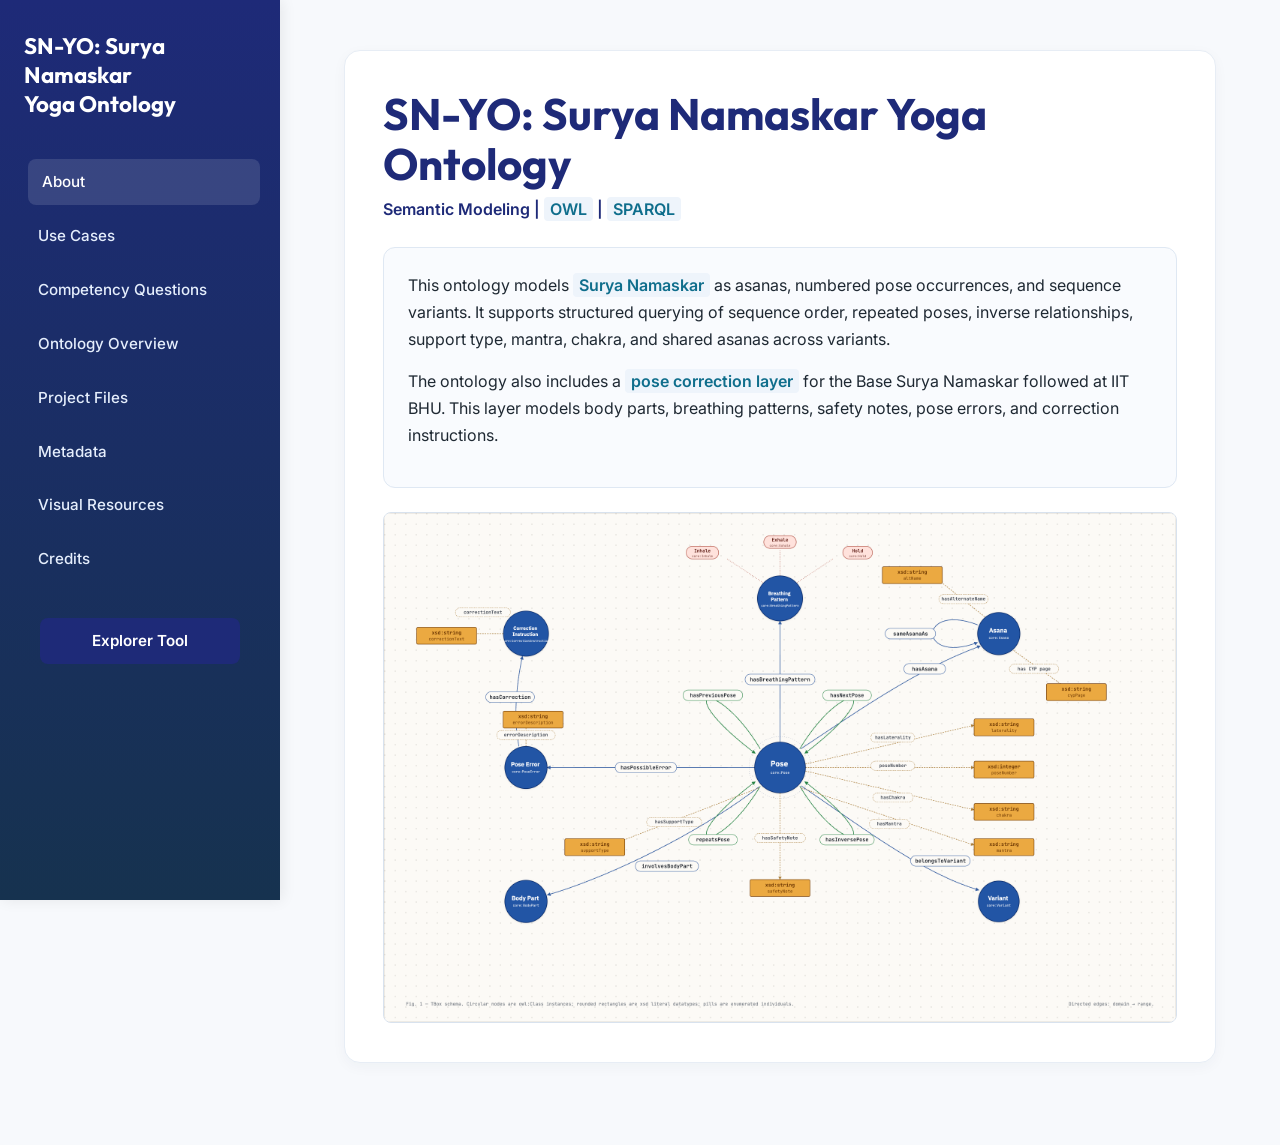
<file: index.html>
<!DOCTYPE html>
<html lang="en">
<head>
  <meta charset="UTF-8" />
  <meta name="viewport" content="width=device-width, initial-scale=1.0" />
  <title>SN-YO Surya Namaskar Yoga Ontology</title>
  <meta name="description" content="Semantic Modeling of Surya Namaskar Yoga Poses and Variants">
  <link rel="stylesheet" href="css/style.css" />
</head>
<body>
  
  <!-- Removed styling blobs -->

  <div class="container">
    <aside class="sidebar">
      <div class="sidebar-brand">
        <h2>SN-YO: Surya Namaskar<br/>Yoga Ontology</h2>
      </div>
      <nav id="nav">
        <a href="#about" class="active" data-tab="about">About</a>
        <a href="#usecases" data-tab="usecases">Use Cases</a>
        <a href="#sparql" data-tab="sparql">Competency Questions</a>
        <a href="#ontology" data-tab="ontology">Ontology Overview</a>
        <a href="#files" data-tab="files">Project Files</a>
        <a href="#metadata" data-tab="metadata">Metadata</a>
        <a href="#visuals" data-tab="visuals">Visual Resources</a>
        <a href="#contributors" data-tab="contributors">Credits</a>
      </nav>
      <div class="sidebar-portal-link-wrap">
        <a href="explorer.html" class="btn btn-education-portal sidebar-portal-link">Explorer Tool</a>
      </div>
    </aside>

    <main class="content">
      
      <!-- ABOUT -->
      <section id="about" class="visible tab-section active-tab">
        <h1>SN-YO: Surya Namaskar Yoga Ontology</h1>
        <p class="subtitle ontology-subtitle">Semantic Modeling | <span class="keyword-highlight">OWL</span> | <span class="keyword-highlight">SPARQL</span></p>
        <div class="glass-panel">
          <p>
            This ontology models <span class="keyword-highlight">Surya Namaskar</span> as asanas, numbered pose occurrences,
            and sequence variants. It supports structured querying of sequence order,
            repeated poses, inverse relationships, support type, mantra, chakra,
            and shared asanas across variants.
          </p>
          <p>
            The ontology also includes a <span class="keyword-highlight">pose correction layer</span> for the Base Surya Namaskar
            followed at IIT BHU. This layer models body parts, breathing patterns, safety notes, pose errors, and correction instructions.
          </p>
        </div>
        <img src="images/sn-ontology-view.png" alt="Ontology Visualization" class="expandable-img hero-visual" style="background: #ffffff; width: 100%; border-radius: var(--radius-sm); border: 1px solid #d8e2ee; margin-top: 24px; cursor: pointer;">
      </section>

      <!-- ONTOLOGY OVERVIEW -->
      <section id="ontology" class="tab-section">
        <h2>Ontology Overview</h2>
        
        <h3>Classes</h3>
        <div class="cards-grid">
          <div class="ontology-card border-blue">
            <h4>Pose</h4>
            <p>Represents one numbered occurrence of an asana within a variant sequence.</p>
          </div>
          <div class="ontology-card border-blue">
            <h4>Asana</h4>
            <p>Represents a yoga asana identity independent of sequence position.</p>
          </div>
          <div class="ontology-card border-blue">
            <h4>Variant</h4>
            <p>Represents a <span class="keyword-highlight">Surya Namaskar tradition</span> or sequence variant.</p>
          </div>
          <div class="ontology-card border-blue">
            <h4>BodyPart</h4>
            <p>Represents a body part involved in a pose.</p>
          </div>
          <div class="ontology-card border-blue">
            <h4>BreathingPattern</h4>
            <p>Represents the breathing pattern associated with a pose.</p>
          </div>
          <div class="ontology-card border-blue">
            <h4>PoseError</h4>
            <p>Represents a possible error while performing a pose.</p>
          </div>
          <div class="ontology-card border-blue">
            <h4>CorrectionInstruction</h4>
            <p>Represents a correction instruction linked to an error.</p>
          </div>
        </div>

        <h3>Object Properties</h3>
        <div class="cards-grid">

          <div class="ontology-card border-green">
            <h4>hasAsana</h4>
            <p>Links a pose occurrence to the asana performed.</p>
          </div>

          <div class="ontology-card border-green">
            <h4>belongsToVariant</h4>
            <p>Links a pose to its Surya Namaskar variant.</p>
          </div>

          <div class="ontology-card border-green">
            <h4>hasNextPose</h4>
            <p>Links a pose to the next pose in the sequence.</p>
          </div>

          <div class="ontology-card border-green">
            <h4>hasPreviousPose</h4>
            <p>Links a pose to the previous pose in the sequence.</p>
          </div>

          <div class="ontology-card border-green">
            <h4>repeatsPose</h4>
            <p>Links poses that are repeated within a sequence.</p>
          </div>

          <div class="ontology-card border-green">
            <h4>hasInversePose</h4>
            <p>Links poses that are inverse to each other.</p>
          </div>

          <div class="ontology-card border-green">
            <h4>sameAsanaAs</h4>
            <p>Links equivalent or normalized asana identities.</p>
          </div>

          <div class="ontology-card border-green">
            <h4>involvesBodyPart</h4>
            <p>Links a pose to the body parts involved.</p>
          </div>

          <div class="ontology-card border-green">
            <h4>hasBreathingPattern</h4>
            <p>Links a pose to its associated breathing pattern.</p>
          </div>

          <div class="ontology-card border-green">
            <h4>hasPossibleError</h4>
            <p>Links a pose to possible performance errors.</p>
          </div>

          <div class="ontology-card border-green">
            <h4>hasCorrection</h4>
            <p>Links a pose error to its correction instruction.</p>
          </div>
        </div>
        <h3>Datatype Properties</h3>
        <div class="cards-grid">
          <div class="ontology-card border-orange">
            <h4>Pose Attributes</h4>
            <p>poseNumber, hasMantra, hasChakra, hasSupportType, hasLaterality</p>
          </div>

        <div class="ontology-card border-orange">
          <h4>Error & Correction Descriptions</h4>
          <p>errorDescription, correctionText, hasSafetyNote</p>
        </div>
        </div>
      </section>

      <!-- FILES -->
      <section id="files" class="tab-section">
        <h2>Project Files</h2>
        <div class="files-grid">
          <div class="glass-panel file-card" style="margin-bottom:0;">
            <h3>Ontology File</h3>
            <p>Main OWL ontology file for Surya Namaskar.</p>
            <a class="btn" href="models/master.owl" download>Download OWL</a>
          </div>
          <div class="glass-panel file-card" style="margin-bottom:0;">
            <h3>pyLODE Documentation</h3>
            <p>Generated ontology documentation for classes, properties, and metadata.</p>
            <a class="btn btn-outline" href="docs/ontology-doc.html" target="_blank">View Docs</a>
          </div>
          <div class="glass-panel file-card" style="margin-bottom:0;">
            <h3>GitHub Repository</h3>
            <p>Source code, ontology files, images, and project structure.</p>
            <a class="btn btn-outline" href="https://github.com/mansidodiya01/sn-ontology-website" target="_blank">View Repo</a>
          </div>
        </div>
      </section>

      <!-- METADATA -->
      <section id="metadata" class="tab-section">
        <h2>Ontology Metadata</h2>
        
        <div class="metadata-grid">
          <div class="meta-card">
            <span>Title</span>
            <strong>Surya Namaskar Ontology</strong>
          </div>
          <div class="meta-card">
            <span>Format</span>
            <strong>OWL (RDF/XML)</strong>
          </div>
        </div>

        <div class="namespace-list" style="margin-bottom: 24px;">
          <p>Registered Namespaces</p>
          <ul>
            <li><code>core:</code> http://example.org/suryanamaskar/core#</li>
            <li><code>base:</code> http://example.org/suryanamaskar/base-sn#</li>
            <li><code>v1:  </code> http://example.org/suryanamaskar/variant01#</li>
            <li><code>v2:  </code> http://example.org/suryanamaskar/variant02#</li>
            <li><code>v3:  </code> http://example.org/suryanamaskar/variant03#</li>
          </ul>
        </div>

        <div class="glass-panel variant-panel" style="padding: 24px;">
          <h3 style="margin-top: 0;">Variants Represented</h3>
          <div class="variant-tags">
            <span class="tag">BaseSN_SivanandaYogaVedantaCentre_UsedatIITBHU</span>
            <span class="tag">Variant01_KrishnamacharyaVinyasa</span>
            <span class="tag">Variant02_BiharSchoolOfYoga</span>
            <span class="tag">Variant03_SwamiVivekanandaKendra</span>
          </div>
        </div>
      </section>

     <!-- USE CASES -->
<section id="usecases" class="tab-section">
  <h2>Use Cases</h2>

  <div class="usecase-grid">
    <div class="usecase-card">
      <div class="usecase-icon">⚖️</div>
      <p>Compare <span class="keyword-highlight">Surya Namaskar variants</span> across traditions.</p>
    </div>

    <div class="usecase-card">
      <div class="usecase-icon">🔁</div>
      <p>Identify repeated poses and inverse pose relationships.</p>
    </div>

    <div class="usecase-card">
      <div class="usecase-icon">🔢</div>
      <p>Retrieve the ordered sequence of poses in <span class="keyword-highlight">Base Surya Namaskar</span>.</p>
    </div>

    <div class="usecase-card">
      <div class="usecase-icon">🧘</div>
      <p>Query poses based on standing posture and support types.</p>
    </div>

    <div class="usecase-card">
      <div class="usecase-icon">📿</div>
      <p>Retrieve mantra and chakra metadata for <span class="keyword-highlight">Base SN poses</span>.</p>
    </div>

    <div class="usecase-card">
      <div class="usecase-icon">🔗</div>
      <p>Identify primary asanas shared across multiple variants.</p>
    </div>

    <div class="usecase-card">
      <div class="usecase-icon">🔍</div>
      <p>Retrieve pose errors, body parts, breathing patterns, safety notes, and corrections.</p>
    </div>

    <div class="usecase-card">
      <div class="usecase-icon">📊</div>
      <p>Support competency-question based evaluation using SPARQL queries.</p>
    </div>
  </div>
</section>

      <!-- COMPETENCY QUESTIONS & SPARQL QUERIES -->
      <section id="sparql" class="tab-section">
        <h2>Competency Questions & SPARQL Queries</h2>
        <p>Interactive exploration of Competency Questions and their corresponding SPARQL queries. Click to expand and view the evaluated results.</p>

        <!-- C1 -->
        <div class="query-block">
          <div class="query-header">
            <h3>C1: What are the poses in Base Surya Namaskar?</h3>
            <span class="query-icon">▼</span>
          </div>
          <div class="query-content">
            <div class="code-box">
              <pre><code>PREFIX rdf: &lt;http://www.w3.org/1999/02/22-rdf-syntax-ns#&gt;
PREFIX rdfs: &lt;http://www.w3.org/2000/01/rdf-schema#&gt;
PREFIX core: &lt;http://example.org/suryanamaskar/core#&gt;
PREFIX base: &lt;http://example.org/suryanamaskar/base-sn#&gt;
PREFIX v1: &lt;http://example.org/suryanamaskar/variant01#&gt;
PREFIX v2: &lt;http://example.org/suryanamaskar/variant02#&gt;
PREFIX v3: &lt;http://example.org/suryanamaskar/variant03#&gt;
SELECT ?pose
WHERE {
  ?pose rdf:type core:Pose ;
        core:belongsToVariant base:BaseSN_SivanandaYogaVedantaCentre_UsedatIITBHU .
}
ORDER BY ?pose</code></pre>
            </div>
            <div class="data-box">
              <h4>Execution Result</h4>
              <table>
                <thead><tr><th>?pose (base-sn namespace)</th></tr></thead>
                <tbody>
                  <tr><td>BaseSN_Pose01</td></tr>
                  <tr><td>BaseSN_Pose02</td></tr>
                  <tr><td>BaseSN_Pose03</td></tr>
                  <tr><td>BaseSN_Pose04</td></tr>
                  <tr><td>BaseSN_Pose05</td></tr>
                  <tr><td>BaseSN_Pose06</td></tr>
                  <tr><td>BaseSN_Pose07</td></tr>
                  <tr><td>BaseSN_Pose08</td></tr>
                  <tr><td>BaseSN_Pose09</td></tr>
                  <tr><td>BaseSN_Pose10</td></tr>
                  <tr><td>BaseSN_Pose11</td></tr>
                  <tr><td>BaseSN_Pose12</td></tr>
                </tbody>
              </table>
            </div>
          </div>
        </div>

        <!-- C2 -->
        <div class="query-block">
          <div class="query-header">
            <h3>C2: How many poses are in Base Surya Namaskar?</h3>
            <span class="query-icon">▼</span>
          </div>
          <div class="query-content">
            <div class="code-box">
              <pre><code>PREFIX rdf: &lt;http://www.w3.org/1999/02/22-rdf-syntax-ns#&gt;
PREFIX rdfs: &lt;http://www.w3.org/2000/01/rdf-schema#&gt;
PREFIX core: &lt;http://example.org/suryanamaskar/core#&gt;
PREFIX base: &lt;http://example.org/suryanamaskar/base-sn#&gt;
PREFIX v1: &lt;http://example.org/suryanamaskar/variant01#&gt;
PREFIX v2: &lt;http://example.org/suryanamaskar/variant02#&gt;
PREFIX v3: &lt;http://example.org/suryanamaskar/variant03#&gt;

SELECT (COUNT(?pose) AS ?count)
WHERE {
  ?pose rdf:type core:Pose ;
        core:belongsToVariant base:BaseSN_SivanandaYogaVedantaCentre_UsedatIITBHU .
}</code></pre>
            </div>
            <div class="data-box">
              <h4>Execution Result</h4>
              <table>
                <thead><tr><th>?count</th></tr></thead>
                <tbody>
                  <tr><td>12</td></tr>
                </tbody>
              </table>
            </div>
          </div>
        </div>

        <!-- C3 -->
        <div class="query-block">
          <div class="query-header">
            <h3>C3: Which poses are performed standing on two feet in Base Surya Namaskar?</h3>
            <span class="query-icon">▼</span>
          </div>
          <div class="query-content">
            <div class="code-box">
              <pre><code>PREFIX rdf: &lt;http://www.w3.org/1999/02/22-rdf-syntax-ns#&gt;
PREFIX rdfs: &lt;http://www.w3.org/2000/01/rdf-schema#&gt;
PREFIX core: &lt;http://example.org/suryanamaskar/core#&gt;
PREFIX base: &lt;http://example.org/suryanamaskar/base-sn#&gt;
PREFIX v1: &lt;http://example.org/suryanamaskar/variant01#&gt;
PREFIX v2: &lt;http://example.org/suryanamaskar/variant02#&gt;
PREFIX v3: &lt;http://example.org/suryanamaskar/variant03#&gt;
SELECT ?pose
WHERE {
  ?pose rdf:type core:Pose ;
        core:belongsToVariant base:BaseSN_SivanandaYogaVedantaCentre_UsedatIITBHU ;
        core:hasSupportType "StandingTwoFeet" .
}
ORDER BY ?pose</code></pre>
            </div>
            <div class="data-box">
              <h4>Execution Result</h4>
              <table>
                <thead><tr><th>?pose</th></tr></thead>
                <tbody>
                  <tr><td>BaseSN_Pose01</td></tr>
                  <tr><td>BaseSN_Pose02</td></tr>
                  <tr><td>BaseSN_Pose11</td></tr>
                  <tr><td>BaseSN_Pose12</td></tr>
                </tbody>
              </table>
            </div>
          </div>
        </div>

        <!-- C4 -->
        <div class="query-block">
          <div class="query-header">
            <h3>C4: Which poses are repeated in Base Surya Namaskar?</h3>
            <span class="query-icon">▼</span>
          </div>
          <div class="query-content">
            <div class="code-box">
              <pre><code>PREFIX rdf: &lt;http://www.w3.org/1999/02/22-rdf-syntax-ns#&gt;
PREFIX rdfs: &lt;http://www.w3.org/2000/01/rdf-schema#&gt;
PREFIX core: &lt;http://example.org/suryanamaskar/core#&gt;
PREFIX base: &lt;http://example.org/suryanamaskar/base-sn#&gt;
PREFIX v1: &lt;http://example.org/suryanamaskar/variant01#&gt;
PREFIX v2: &lt;http://example.org/suryanamaskar/variant02#&gt;
PREFIX v3: &lt;http://example.org/suryanamaskar/variant03#&gt;
SELECT ?pose ?repeatedPose
WHERE {
  ?pose core:belongsToVariant base:BaseSN_SivanandaYogaVedantaCentre_UsedatIITBHU ;
        core:repeatsPose ?repeatedPose ;
        core:poseNumber ?poseNum .

  ?repeatedPose core:poseNumber ?repeatedNum .

  FILTER(?poseNum < ?repeatedNum)
}
ORDER BY ?poseNum</code></pre>
            </div>
            <div class="data-box">
              <h4>Execution Result</h4>
              <table>
                <thead><tr><th>?pose</th><th>?repeatedPose</th></tr></thead>
                <tbody>
                  <tr><td>BaseSN_Pose01</td><td>BaseSN_Pose12</td></tr>
                  <tr><td>BaseSN_Pose02</td><td>BaseSN_Pose11</td></tr>
                  <tr><td>BaseSN_Pose03</td><td>BaseSN_Pose10</td></tr>
                  <tr><td>BaseSN_Pose04</td><td>BaseSN_Pose09</td></tr>
                </tbody>
              </table>
            </div>
          </div>
        </div>

        <!-- C5 -->
        <div class="query-block">
          <div class="query-header">
            <h3>C5: Which poses have inverse relationships in Base Surya Namaskar?</h3>
            <span class="query-icon">▼</span>
          </div>
          <div class="query-content">
            <div class="code-box">
              <pre><code>PPREFIX rdf: &lt;http://www.w3.org/1999/02/22-rdf-syntax-ns#&gt;
PREFIX rdfs: &lt;http://www.w3.org/2000/01/rdf-schema#&gt;
PREFIX core: &lt;http://example.org/suryanamaskar/core#&gt;
PREFIX base: &lt;http://example.org/suryanamaskar/base-sn#&gt;
PREFIX v1: &lt;http://example.org/suryanamaskar/variant01#&gt;
PREFIX v2: &lt;http://example.org/suryanamaskar/variant02#&gt;
PREFIX v3: &lt;http://example.org/suryanamaskar/variant03#&gt;

SELECT ?pose ?inversePose
WHERE {
?pose core:belongsToVariant base:BaseSN_SivanandaYogaVedantaCentre_UsedatIITBHU ;
core:hasInversePose ?inversePose ;
core:poseNumber ?poseNum .

?inversePose core:poseNumber ?inverseNum .

FILTER(?poseNum < ?inverseNum)
}
ORDER BY ?poseNum</code></pre>
            </div>
            <div class="data-box">
              <h4>Execution Result</h4>
              <table>
                <thead><tr><th>?pose</th><th>?inversePose</th></tr></thead>
                <tbody>
                  <tr><td>BaseSN_Pose04</td><td>BaseSN_Pose09</td></tr>
                </tbody>
              </table>
            </div>
          </div>
        </div>

        <!-- C6 -->
        <div class="query-block">
          <div class="query-header">
            <h3>C6: How many variants exist?</h3>
            <span class="query-icon">▼</span>
          </div>
          <div class="query-content">
            <div class="code-box">
              <pre><code>PREFIX rdf: &lt;http://www.w3.org/1999/02/22-rdf-syntax-ns#&gt;
PREFIX rdfs: &lt;http://www.w3.org/2000/01/rdf-schema#&gt;
PREFIX core: &lt;http://example.org/suryanamaskar/core#&gt;
PREFIX base: &lt;http://example.org/suryanamaskar/base-sn#&gt;
PREFIX v1: &lt;http://example.org/suryanamaskar/variant01#&gt;
PREFIX v2: &lt;http://example.org/suryanamaskar/variant02#&gt;
PREFIX v3: &lt;http://example.org/suryanamaskar/variant03#&gt;
SELECT (COUNT(?variant) AS ?count)
WHERE {
  ?variant rdf:type core:Variant .
}</code></pre>
            </div>
            <div class="data-box">
              <h4>Execution Result</h4>
              <table>
                <thead><tr><th>?count</th></tr></thead>
                <tbody>
                  <tr><td>4</td></tr>
                </tbody>
              </table>
            </div>
          </div>
        </div>

        <!-- C7 -->
        <div class="query-block">
          <div class="query-header">
            <h3>C7: What are the different variants represented in the ontology?</h3>
            <span class="query-icon">▼</span>
          </div>
          <div class="query-content">
            <div class="code-box">
              <pre><code>PREFIX rdf: &lt;http://www.w3.org/1999/02/22-rdf-syntax-ns#&gt;
PREFIX rdfs: &lt;http://www.w3.org/2000/01/rdf-schema#&gt;
PREFIX core: &lt;http://example.org/suryanamaskar/core#&gt;
PREFIX base: &lt;http://example.org/suryanamaskar/base-sn#&gt;
PREFIX v1: &lt;http://example.org/suryanamaskar/variant01#&gt;
PREFIX v2: &lt;http://example.org/suryanamaskar/variant02#&gt;
PREFIX v3: &lt;http://example.org/suryanamaskar/variant03#&gt;
SELECT ?variant
WHERE {
  ?variant rdf:type core:Variant .
}</code></pre>
            </div>
            <div class="data-box">
              <h4>Execution Result</h4>
              <table>
                <thead><tr><th>?variant</th></tr></thead>
                <tbody>
                  <tr><td>BaseSN_SivanandaYogaVedantaCentre_UsedatIITBHU</td></tr>
                  <tr><td>Variant01_KrishnamacharyaVinyasa</td></tr>
                  <tr><td>Variant02_BiharSchoolOfYoga</td></tr>
                  <tr><td>Variant03_SwamiVivekanandaKendra</td></tr>
                </tbody>
              </table>
            </div>
          </div>
        </div>

        <!-- C8 -->
        <div class="query-block">
          <div class="query-header">
            <h3>C8: Which asanas are shared across multiple variants?</h3>
            <span class="query-icon">▼</span>
          </div>
          <div class="query-content">
            <div class="code-box">
              <pre><code>PREFIX rdf: &lt;http://www.w3.org/1999/02/22-rdf-syntax-ns#&gt;
PREFIX rdfs: &lt;http://www.w3.org/2000/01/rdf-schema#&gt;
PREFIX core: &lt;http://example.org/suryanamaskar/core#&gt;
PREFIX base: &lt;http://example.org/suryanamaskar/base-sn#&gt;
PREFIX v1: &lt;http://example.org/suryanamaskar/variant01#&gt;
PREFIX v2: &lt;http://example.org/suryanamaskar/variant02#&gt;
PREFIX v3: &lt;http://example.org/suryanamaskar/variant03#&gt;

SELECT ?asana (COUNT(DISTINCT ?variant) AS ?varCount)
WHERE {
  ?pose rdf:type core:Pose ;
        core:hasAsana ?asana ;
        core:belongsToVariant ?variant .
}
GROUP BY ?asana
HAVING (COUNT(DISTINCT ?variant) > 1)
ORDER BY DESC(?varCount) ?asana</code></pre>
            </div>
            <div class="data-box">
              <h4>Execution Result</h4>
              <table>
                <thead><tr><th>?asana</th><th>?varCount</th></tr></thead>
                <tbody>
                  <tr><td>Pranamasana</td><td>3</td></tr>
                  <tr><td>HastaUtthanasana</td><td>3</td></tr>
                  <tr><td>Padahastasana</td><td>3</td></tr>
                  <tr><td>AshwaSanchalanasana</td><td>3</td></tr>
                  <tr><td>Bhujangasana</td><td>3</td></tr>
                  <tr><td>Parvatasana</td><td>3</td></tr>
                  <tr><td>ChaturangaDandasana</td><td>2</td></tr>
                  <tr><td>AshtangaNamaskara</td><td>2</td></tr>
                </tbody>
              </table>
            </div>
          </div>
        </div>

        <!-- C9 -->
        <div class="query-block">
          <div class="query-header">
            <h3>C9: What is the sequence order of poses in Base Surya Namaskar?</h3>
            <span class="query-icon">▼</span>
          </div>
          <div class="query-content">
            <div class="code-box">
              <pre><code>PREFIX rdf: &lt;http://www.w3.org/1999/02/22-rdf-syntax-ns#&gt;
PREFIX rdfs: &lt;http://www.w3.org/2000/01/rdf-schema#&gt;
PREFIX core: &lt;http://example.org/suryanamaskar/core#&gt;
PREFIX base: &lt;http://example.org/suryanamaskar/base-sn#&gt;
PREFIX v1: &lt;http://example.org/suryanamaskar/variant01#&gt;
PREFIX v2: &lt;http://example.org/suryanamaskar/variant02#&gt;
PREFIX v3: &lt;http://example.org/suryanamaskar/variant03#&gt;
SELECT ?pose ?nextPose
WHERE {
  ?pose core:belongsToVariant base:BaseSN_SivanandaYogaVedantaCentre_UsedatIITBHU ;
        core:hasNextPose ?nextPose .
}
ORDER BY ?pose</code></pre>
            </div>
            <div class="data-box">
              <h4>Execution Result</h4>
              <table>
                <thead><tr><th>?pose</th><th>?nextPose</th></tr></thead>
                <tbody>
                  <tr><td>BaseSN_Pose01</td><td>BaseSN_Pose02</td></tr>
                  <tr><td>BaseSN_Pose02</td><td>BaseSN_Pose03</td></tr>
                  <tr><td>BaseSN_Pose03</td><td>BaseSN_Pose04</td></tr>
                  <tr><td>BaseSN_Pose04</td><td>BaseSN_Pose05</td></tr>
                  <tr><td>BaseSN_Pose05</td><td>BaseSN_Pose06</td></tr>
                  <tr><td>BaseSN_Pose06</td><td>BaseSN_Pose07</td></tr>
                  <tr><td>BaseSN_Pose07</td><td>BaseSN_Pose08</td></tr>
                  <tr><td>BaseSN_Pose08</td><td>BaseSN_Pose09</td></tr>
                  <tr><td>BaseSN_Pose09</td><td>BaseSN_Pose10</td></tr>
                  <tr><td>BaseSN_Pose10</td><td>BaseSN_Pose11</td></tr>
                  <tr><td>BaseSN_Pose11</td><td>BaseSN_Pose12</td></tr>
                </tbody>
              </table>
            </div>
          </div>
        </div>

       <!-- C10 -->
  <div class="query-block">
          <div class="query-header">
            <h3>C10: Which errors can occur in each pose of Base Surya Namaskar, and how can they be corrected?</h3>
            <span class="query-icon">▼</span>
          </div>
          <div class="query-content">
            <div class="code-box">
              <pre><code>PREFIX rdf: &lt;http://www.w3.org/1999/02/22-rdf-syntax-ns#&gt;
PREFIX rdfs: &lt;http://www.w3.org/2000/01/rdf-schema#&gt;
PREFIX core: &lt;http://example.org/suryanamaskar/core#&gt;
PREFIX base: &lt;http://example.org/suryanamaskar/base-sn#&gt;
PREFIX v1: &lt;http://example.org/suryanamaskar/variant01#&gt;
PREFIX v2: &lt;http://example.org/suryanamaskar/variant02#&gt;
PREFIX v3: &lt;http://example.org/suryanamaskar/variant03#&gt;

SELECT ?pose ?asana ?error ?instruction
WHERE {
  ?pose core:belongsToVariant base:BaseSN_SivanandaYogaVedantaCentre_UsedatIITBHU ;
        core:hasAsana ?asana ;
        core:hasPossibleError ?error .

  ?error core:hasCorrection ?instruction .
}
ORDER BY ?pose ?error</code></pre>
            </div>
            <div class="data-box">
              <h4>Execution Result</h4>
              <table>
               <thead>
    <tr>
      <th>Pose</th>
      <th>Asana</th>
      <th>Error</th>
      <th>Instruction</th>
    </tr>
  </thead>
  <tbody>

    <!-- Pose 01 -->
    <tr><td>BaseSN_Pose01</td><td>Pranamasana</td><td>CollapsedChestError</td><td>LiftChestForwardUpwardInstruction</td></tr>
    <tr><td>BaseSN_Pose01</td><td>Pranamasana</td><td>CollapsedChestError</td><td>LiftChestInstruction</td></tr>
    <tr><td>BaseSN_Pose01</td><td>Pranamasana</td><td>CollapsedChestError</td><td>LiftChestForwardInstruction</td></tr>
    <tr><td>BaseSN_Pose01</td><td>Pranamasana</td><td>PalmsMisalignedError</td><td>AlignPalmsAtChestInstruction</td></tr>
    <tr><td>BaseSN_Pose01</td><td>Pranamasana</td><td>RoundedShouldersError</td><td>RelaxShouldersInstruction</td></tr>
    <tr><td>BaseSN_Pose01</td><td>Pranamasana</td><td>UnevenWeightError</td><td>BalanceWeightEvenlyInstruction</td></tr>

    <!-- Pose 02 -->
    <tr><td>BaseSN_Pose02</td><td>HastaUtthanasana</td><td>BentArmsError</td><td>KeepArmsStraightInstruction</td></tr>
    <tr><td>BaseSN_Pose02</td><td>HastaUtthanasana</td><td>LowerBackOverarchingError</td><td>LiftUpwardFirstInstruction</td></tr>
    <tr><td>BaseSN_Pose02</td><td>HastaUtthanasana</td><td>LowerBackOverarchingError</td><td>LengthenSpineInstruction</td></tr>
    <tr><td>BaseSN_Pose02</td><td>HastaUtthanasana</td><td>LowerBackOverarchingError</td><td>GentleBackbendInstruction</td></tr>
    <tr><td>BaseSN_Pose02</td><td>HastaUtthanasana</td><td>NeckStrainError</td><td>LengthenSpineInstruction</td></tr>
    <tr><td>BaseSN_Pose02</td><td>HastaUtthanasana</td><td>RaisedShouldersError</td><td>RelaxShouldersInstruction</td></tr>

    <!-- Pose 03 -->
    <tr><td>BaseSN_Pose03</td><td>Padahastasana</td><td>ExcessiveKneeBendError</td><td>SoftenKneesInstruction</td></tr>
    <tr><td>BaseSN_Pose03</td><td>Padahastasana</td><td>RoundedBackError</td><td>BendFromHipsInstruction</td></tr>
    <tr><td>BaseSN_Pose03</td><td>Padahastasana</td><td>RoundedBackError</td><td>LengthenSpineInstruction</td></tr>
    <tr><td>BaseSN_Pose03</td><td>Padahastasana</td><td>WeightOnHeelsOnlyError</td><td>DistributeWeightEvenlyInstruction</td></tr>

    <!-- Pose 04 -->
    <tr><td>BaseSN_Pose04</td><td>AshwaSanchalanasana</td><td>CollapsedChestError</td><td>LiftChestForwardUpwardInstruction</td></tr>
    <tr><td>BaseSN_Pose04</td><td>AshwaSanchalanasana</td><td>CollapsedChestError</td><td>LiftChestInstruction</td></tr>
    <tr><td>BaseSN_Pose04</td><td>AshwaSanchalanasana</td><td>CollapsedChestError</td><td>LiftChestForwardInstruction</td></tr>
    <tr><td>BaseSN_Pose04</td><td>AshwaSanchalanasana</td><td>KneeBeyondAnkleError</td><td>AlignFrontKneeInstruction</td></tr>
    <tr><td>BaseSN_Pose04</td><td>AshwaSanchalanasana</td><td>WeakBackLegError</td><td>ExtendBackLegInstruction</td></tr>

    <!-- Pose 05 -->
    <tr><td>BaseSN_Pose05</td><td>ChaturangaDandasana</td><td>ElbowsFlaredError</td><td>TuckElbowsInstruction</td></tr>
    <tr><td>BaseSN_Pose05</td><td>ChaturangaDandasana</td><td>RaisedHipsError</td><td>KeepBodyAlignedInstruction</td></tr>
    <tr><td>BaseSN_Pose05</td><td>ChaturangaDandasana</td><td>SaggingHipsError</td><td>EngageCoreInstruction</td></tr>
    <tr><td>BaseSN_Pose05</td><td>ChaturangaDandasana</td><td>SaggingHipsError</td><td>KeepBodyAlignedInstruction</td></tr>

    <!-- Pose 06 -->
    <tr><td>BaseSN_Pose06</td><td>AshtangaNamaskara</td><td>ChestNotLoweredError</td><td>LowerChestProperlyInstruction</td></tr>
    <tr><td>BaseSN_Pose06</td><td>AshtangaNamaskara</td><td>ElbowsWideError</td><td>KeepElbowsCloseInstruction</td></tr>
    <tr><td>BaseSN_Pose06</td><td>AshtangaNamaskara</td><td>HipsDroppedFullyError</td><td>MaintainHipPositionInstruction</td></tr>

    <!-- Pose 07 -->
    <tr><td>BaseSN_Pose07</td><td>Bhujangasana</td><td>CompressedLowerBackError</td><td>LengthenSpineInstruction</td></tr>
    <tr><td>BaseSN_Pose07</td><td>Bhujangasana</td><td>OverextensionError</td><td>GentleBackbendInstruction</td></tr>
    <tr><td>BaseSN_Pose07</td><td>Bhujangasana</td><td>ShoulderTensionError</td><td>RelaxShouldersInstruction</td></tr>

    <!-- Pose 08 -->
    <tr><td>BaseSN_Pose08</td><td>Parvatasana</td><td>RoundedBackError</td><td>BendFromHipsInstruction</td></tr>
    <tr><td>BaseSN_Pose08</td><td>Parvatasana</td><td>RoundedBackError</td><td>LengthenSpineInstruction</td></tr>
    <tr><td>BaseSN_Pose08</td><td>Parvatasana</td><td>UnstableLegsError</td><td>StabilizeLegsInstruction</td></tr>
    <tr><td>BaseSN_Pose08</td><td>Parvatasana</td><td>WristOverloadError</td><td>PushHipsUpwardInstruction</td></tr>
    <tr><td>BaseSN_Pose08</td><td>Parvatasana</td><td>WristOverloadError</td><td>DistributeWeightEvenlyInstruction</td></tr>

    <!-- Pose 09 -->
    <tr><td>BaseSN_Pose09</td><td>AshwaSanchalanasana</td><td>CollapsedChestError</td><td>LiftChestForwardUpwardInstruction</td></tr>
    <tr><td>BaseSN_Pose09</td><td>AshwaSanchalanasana</td><td>CollapsedChestError</td><td>LiftChestInstruction</td></tr>
    <tr><td>BaseSN_Pose09</td><td>AshwaSanchalanasana</td><td>CollapsedChestError</td><td>LiftChestForwardInstruction</td></tr>
    <tr><td>BaseSN_Pose09</td><td>AshwaSanchalanasana</td><td>KneeBeyondAnkleError</td><td>AlignFrontKneeInstruction</td></tr>
    <tr><td>BaseSN_Pose09</td><td>AshwaSanchalanasana</td><td>WeakBackLegError</td><td>ExtendBackLegInstruction</td></tr>

    <!-- Pose 10 -->
    <tr><td>BaseSN_Pose10</td><td>Padahastasana</td><td>ExcessiveKneeBendError</td><td>SoftenKneesInstruction</td></tr>
    <tr><td>BaseSN_Pose10</td><td>Padahastasana</td><td>RoundedBackError</td><td>BendFromHipsInstruction</td></tr>
    <tr><td>BaseSN_Pose10</td><td>Padahastasana</td><td>RoundedBackError</td><td>LengthenSpineInstruction</td></tr>

    <!-- Pose 11 -->
    <tr><td>BaseSN_Pose11</td><td>HastaUtthanasana</td><td>CompressedLowerBackError</td><td>LengthenSpineInstruction</td></tr>
    <tr><td>BaseSN_Pose11</td><td>HastaUtthanasana</td><td>ShoulderTensionError</td><td>RelaxShouldersInstruction</td></tr>

    <!-- Pose 12 -->
    <tr><td>BaseSN_Pose12</td><td>Pranamasana</td><td>CollapsedPostureError</td><td>CenterBodyInstruction</td></tr>
    <tr><td>BaseSN_Pose12</td><td>Pranamasana</td><td>CollapsedPostureError</td><td>LiftChestInstruction</td></tr>
    <tr><td>BaseSN_Pose12</td><td>Pranamasana</td><td>PoorBalanceError</td><td>CenterBodyInstruction</td></tr>

  </tbody>
              </table>
            </div>
          </div>
        </div>

 <!-- C11 -->
        <div class="query-block">
          <div class="query-header">
            <h3>C11: What are the poses in the Base Surya Namaskar sequence, along with their associated asanas, breathing patterns, and safety notes?</h3>
            <span class="query-icon">▼</span>
          </div>
          <div class="query-content">
            <div class="code-box">
              <pre><code>PREFIX rdf: &lt;http://www.w3.org/1999/02/22-rdf-syntax-ns#&gt;
PREFIX rdfs: &lt;http://www.w3.org/2000/01/rdf-schema#&gt;
PREFIX core: &lt;http://example.org/suryanamaskar/core#&gt;
PREFIX base: &lt;http://example.org/suryanamaskar/base-sn#&gt;
PREFIX v1: &lt;http://example.org/suryanamaskar/variant01#&gt;
PREFIX v2: &lt;http://example.org/suryanamaskar/variant02#&gt;
PREFIX v3: &lt;http://example.org/suryanamaskar/variant03#&gt;

SELECT ?poseNumber ?pose ?asana ?breathing ?safetyNote
WHERE {
  ?pose rdf:type core:Pose ;
        core:belongsToVariant base:BaseSN_SivanandaYogaVedantaCentre_UsedatIITBHU ;
        core:poseNumber ?poseNumber ;
        core:hasAsana ?asana ;
        core:hasBreathingPattern ?breathing ;
        core:hasSafetyNote ?safetyNote .
}
ORDER BY ?poseNumber
</code></pre>
               </div>
            <div class="data-box">
              <h4>Execution Result</h4>
              <table>
  <thead>
    <tr>
      <th>Pose Number</th>
      <th>Pose</th>
      <th>Asana</th>
      <th>Breathing</th>
      <th>Safety Note</th>
    </tr>
  </thead>
  <tbody>
    <tr>
      <td>1</td>
      <td>BaseSN_Pose01</td>
      <td>Pranamasana</td>
      <td>Exhale</td>
      <td>Stand upright with balanced weight and avoid locking the knees.</td>
    </tr>
    <tr>
      <td>2</td>
      <td>BaseSN_Pose02</td>
      <td>Hasta Utthanasana</td>
      <td>Inhale</td>
      <td>Lift the chest upward with control and avoid compressing the lower back during the backbend.</td>
    </tr>
    <tr>
      <td>3</td>
      <td>BaseSN_Pose03</td>
      <td>Padahastasana</td>
      <td>Exhale</td>
      <td>Avoid deep forward bending in case of back pain or tight hamstrings; keep the knees slightly bent and spine long.</td>
    </tr>
    <tr>
      <td>4</td>
      <td>BaseSN_Pose04</td>
      <td>Ashwa Sanchalanasana</td>
      <td>Inhale</td>
      <td>Keep the front knee aligned over the ankle and place the back knee gently on the floor.</td>
    </tr>
    <tr>
      <td>5</td>
      <td>BaseSN_Pose05</td>
      <td>Chaturanga Dandasana</td>
      <td>Hold</td>
      <td>Maintain a straight body line from head to heels and avoid sagging or lifting the hips excessively.</td>
    </tr>
    <tr>
      <td>6</td>
      <td>BaseSN_Pose06</td>
      <td>Ashtanga Namaskara</td>
      <td>Exhale</td>
      <td>Lower the body gradually with control and distribute weight evenly across the eight contact points.</td>
    </tr>
    <tr>
      <td>7</td>
      <td>BaseSN_Pose07</td>
      <td>Bhujangasana</td>
      <td>Inhale</td>
      <td>Lift the chest gently without forcing the backbend and keep the shoulders relaxed.</td>
    </tr>
    <tr>
      <td>8</td>
      <td>BaseSN_Pose08</td>
      <td>Parvatasana</td>
      <td>Exhale</td>
      <td>Lengthen the spine and avoid rounding the back; press the heels down gently without forcing.</td>
    </tr>
    <tr>
      <td>9</td>
      <td>BaseSN_Pose09</td>
      <td>Ashwa Sanchalanasana</td>
      <td>Inhale</td>
      <td>Step forward smoothly and ensure proper alignment of the front knee over the ankle.</td>
    </tr>
    <tr>
      <td>10</td>
      <td>BaseSN_Pose10</td>
      <td>Padahastasana</td>
      <td>Exhale</td>
      <td>Move into the forward bend with control and avoid overstretching the hamstrings.</td>
    </tr>
    <tr>
      <td>11</td>
      <td>BaseSN_Pose11</td>
      <td>Hasta Utthanasana</td>
      <td>Inhale</td>
      <td>Rise upward with control and extend the chest without collapsing into the lower back.</td>
    </tr>
    <tr>
      <td>12</td>
      <td>BaseSN_Pose12</td>
      <td>Pranamasana</td>
      <td>Exhale</td>
      <td>Return to a steady standing posture and maintain relaxed, even breathing.</td>
    </tr>
  </tbody>
</table>
            </div>
          </div>
        </div>

      </section>



      <!-- VISUAL RESOURCES -->
      <section id="visuals" class="tab-section">
        <h2>Visual Resources</h2>
        
        <div class="visuals-grid">
          <div class="visual-block" style="text-align: center;">
            <h3 class="visual-block-title" style="text-align: center;">Ontology Diagram</h3>
            <p class="visual-block-copy" style="text-align: center;">High-level mapping of the core ontology concepts and their relationships. Click to expand.</p>
            <img src="images/ontology_diagram.png" alt="Ontology Diagram" class="expandable-img visual-image" style="border-radius: var(--radius-sm); border: 1px solid #d8e2ee; padding: 10px; background: white;">
          </div>
          
          <div class="visual-block" style="text-align: center;">
            <h3 class="visual-block-title" style="text-align: center;">Interactive Visualization</h3>
            <p class="visual-block-copy" style="text-align: center;">Dynamic web-based visualization of the ontology mapping. Click the image to expand the high-resolution view.</p>
            <a href="https://service.tib.eu/webvowl/#iri=https://mansidodiya01.github.io/sn-ontology-website/models/master.owl" target="_blank" class="btn btn-sm visual-link" style="margin-bottom: 16px;">
              Open WebVOWL Tool ↗
            </a>
            <img src="images/sn-ontology-view.png" alt="Ontology Visualization" class="expandable-img visual-image" style="background: #ffffff; border-radius: var(--radius-sm); border: 1px solid #d8e2ee;">
          </div>
        </div>
      </section>

      <!-- CONTRIBUTORS -->
      <section id="contributors" class="tab-section">
        <h2>Contributors</h2>
        <div class="glass-panel contributors-panel">
          <h3 class="contributors-title" style="margin-top: 0; color: var(--accent-color);">Surya Namaskar Ontology Research Team</h3>
          <p class="contributor-people">
            <span class="contributor-person"><span style="font-weight: 600;">Mansi Dodiya</span><sup>1</sup></span>
            <span class="contributor-person"><span style="font-weight: 600;">Kishan Kumar</span><sup>1</sup></span>
            <span class="contributor-person"><span style="font-weight: 600;">Bharath Muppasani</span><sup>2</sup></span>
            <span class="contributor-person"><span style="font-weight: 600;">Biplav Srivastava</span><sup>2</sup></span>
            <span class="contributor-person"><span style="font-weight: 600;">Raghava Mutharaju</span><sup>3</sup></span>
            <span class="contributor-person"><span style="font-weight: 600;">Hari Prabhat Gupta</span><sup>1</sup></span>
          </p>
          <div class="contributor-affiliations">
            <p class="affiliation-item">
              <span class="affiliation-index">1</span>
              <a href="https://www.iitbhu.ac.in/" target="_blank" class="affiliation-link">
              IIT (BHU), India
            </a>
            </p>
            <p class="affiliation-item">
              <span class="affiliation-index">2</span>
              <a href="https://sc.edu/" target="_blank" class="affiliation-link">
              University of South Carolina, USA
            </a>
            </p>
            <p class="affiliation-item">
              <span class="affiliation-index">3</span>
              <a href="https://iitpkd.ac.in/" target="_blank" class="affiliation-link">
              IIT Palakkad, India
            </a>
            </p>
          </div>
        </div>
        <div class="glass-panel acknowledgements-panel">
          <h3 class="contributors-title" style="margin-top: 0; color: var(--accent-color);">Acknowledgements</h3>
          <p>
            We thank Vivek Kumar, Abhishek Verma, Himanshu Sahu, Kush Pandey (Yoga Instructor), Priya Gautam (Project Coordination), for their help with the project.
          </p>
          <p>
            The project was partially supported by Govt of India's Vaibhav Fellowship to Biplav Srivastava (visitor) and Hari P Gupta (host).
          </p>
          <p class="reference-entry" style="margin-bottom: 8px;">
            <strong>Reference 1.</strong> Kumar, V., Sahu, H., Gupta, H.P. and Srivastava, B., 2025.
            <em>Technology-assisted Personalized Yoga for Better Health--Challenges and Outlook</em>.
            <a href="https://arxiv.org/abs/2508.18283" target="_blank" rel="noopener noreferrer" class="reference-link" style="color: var(--accent-secondary); text-decoration: underline; font-weight: 600;">
              arXiv:2508.18283
            </a>.
          </p>
          <p class="reference-entry" style="margin-bottom: 0;">
            <strong>Reference 2.</strong> Ministry of Ayush, Government of India.
            <a href="https://www.yogamdniy.nic.in/ckfinder/userfiles/files/Common%20Yoga%20Protocol%20Book%20_%20English%20(1).pdf" target="_blank" rel="noopener noreferrer" class="reference-link" style="color: var(--accent-secondary); text-decoration: underline; font-weight: 600;">
              <em>Common Yoga Protocol</em> (English)
            </a>.
          </p>
        </div>
      </section>
    </main>
  </div>

  <!-- Lightbox Modal -->
  <div id="lightbox" class="lightbox">
    <span class="lightbox-close">&times;</span>
    <img class="lightbox-content" id="lightbox-img">
  </div>

  <script src="js/script.js"></script>
</body>
</html>
</file>
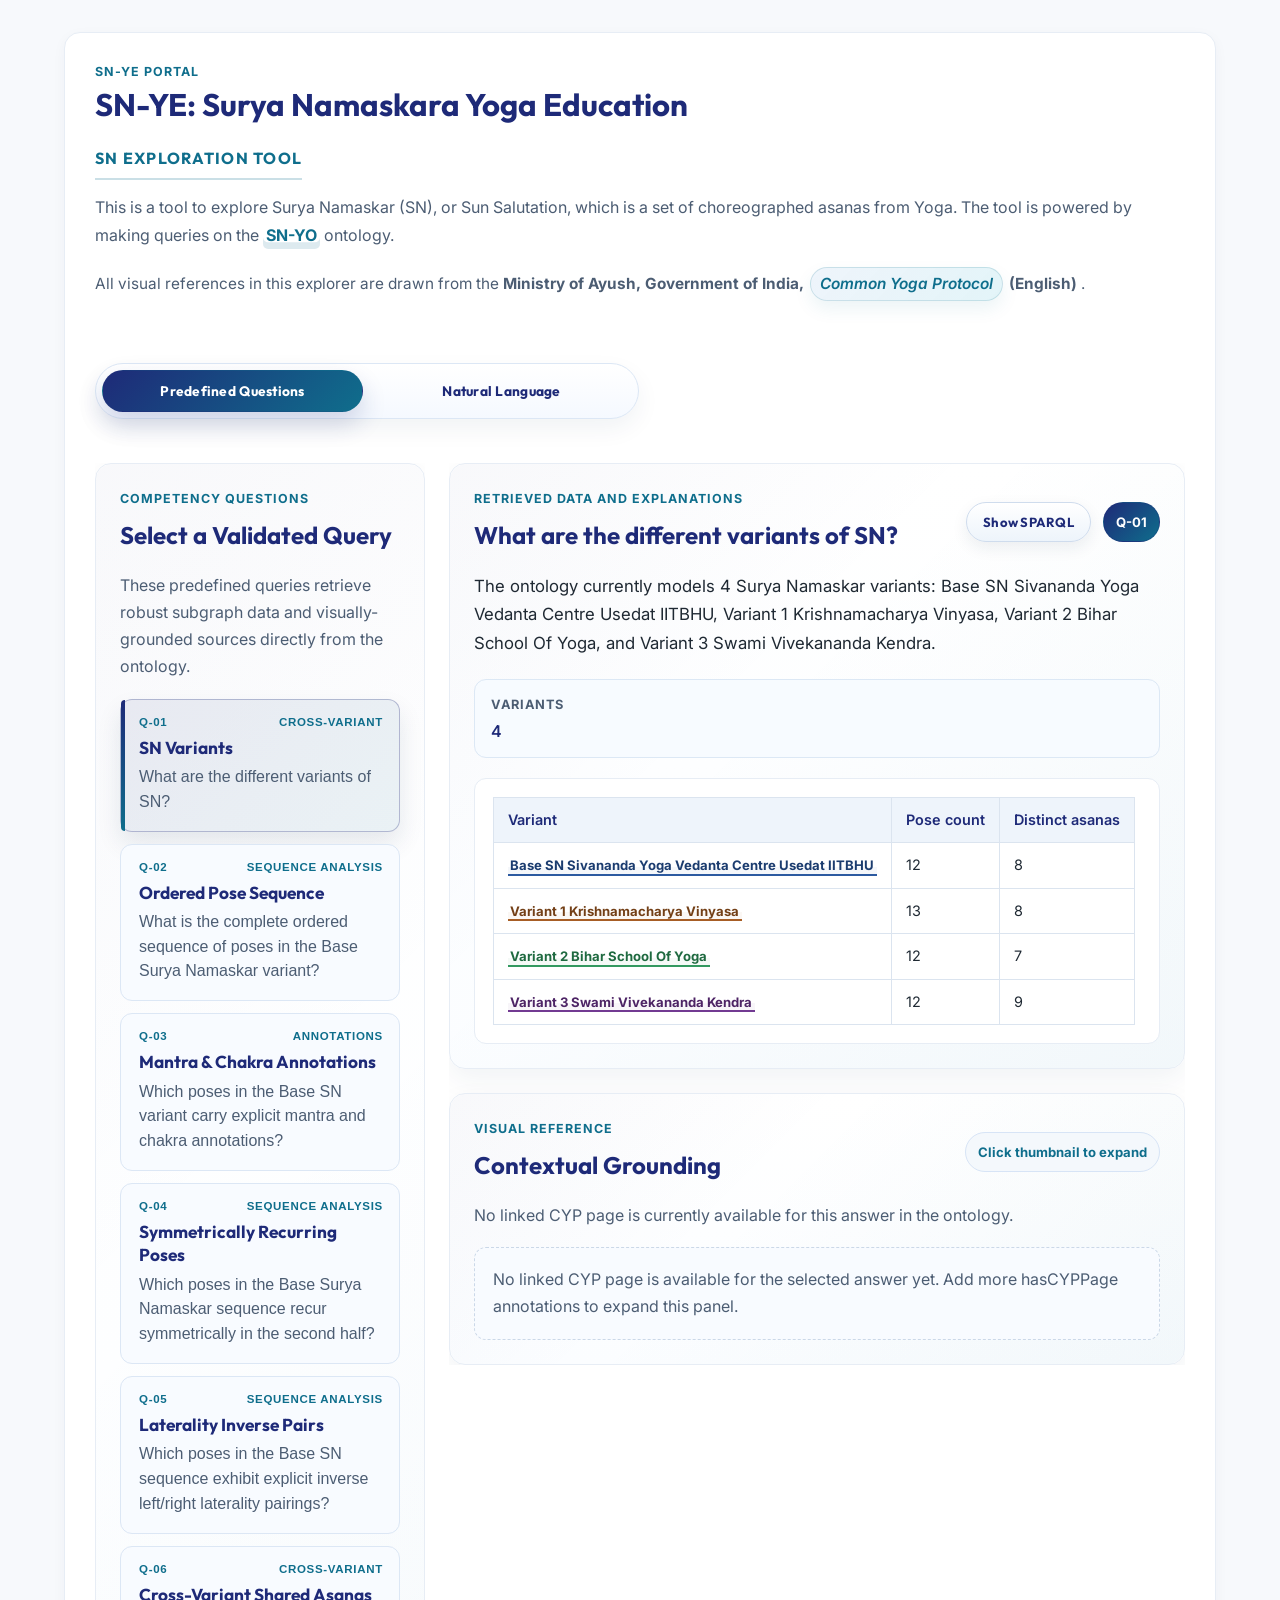
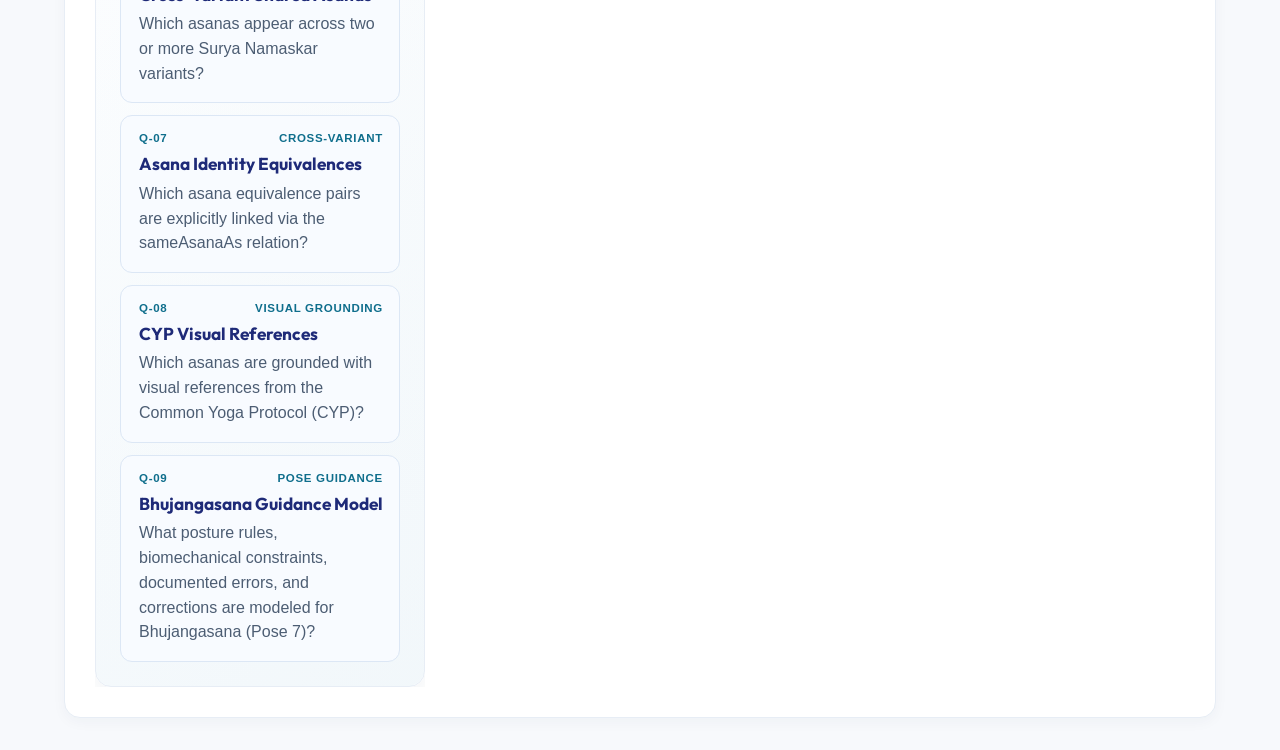
<file: education.html>
<!DOCTYPE html>
<html lang="en">
<head>
  <meta charset="UTF-8" />
  <meta name="viewport" content="width=device-width, initial-scale=1.0" />
  <title>SN-YE | Surya Namaskar Yoga Education</title>
  <meta
    name="description"
    content="Surya Namaskar learning workspace with ontology-grounded answers and visual references."
  />
  <link rel="stylesheet" href="css/style.css" />
  <link rel="stylesheet" href="css/education.css" />
  <style>
    /* Ensure content centers nicely without sidebar layout */
    .education-content--workspace {
      margin-left: 0;
      width: 100%;
      padding: 32px 5vw;
    }
    .education-workspace-header {
      flex-direction: column;
      gap: 12px;
      margin-bottom: 24px;
    }
  </style>
</head>
<body class="education-page education-body education-body--workspace">
  <div class="container education-container education-container--workspace">
    <main class="content education-content education-content--workspace">
      <section
        class="visible education-workspace education-workspace--page"
        data-education-app
        data-ontology-src="models/master.owl?v=enrichment_v1"
        data-cyp-image-base="images/cyp-pages"
      >
        <div class="education-workspace-shell">
          <header class="education-workspace-header">
            <div class="education-workspace-heading">
              <p class="education-kicker">SN-YE Portal</p>
              <h1>SN-YE: Surya Namaskara Yoga Education</h1>
              <p class="education-subtitle education-subtitle--highlight">SN Exploration Tool</p>
              <p class="education-panel-copy education-workspace-copy">
                This is a tool to explore Surya Namaskar (SN), or Sun Salutation, which is a set of choreographed asanas from Yoga. The tool is powered by making queries on the <a class="education-inline-home-link" href="index.html">SN-YO</a> ontology.
              </p>
              <p class="education-panel-copy education-workspace-reference">
                All visual references in this explorer are drawn from the
                <a href="https://www.yogamdniy.nic.in/ckfinder/userfiles/files/Common%20Yoga%20Protocol%20Book%20_%20English%20(1).pdf" target="_blank" rel="noopener noreferrer">
                  Ministry of Ayush, Government of India, <span class="keyword-highlight"><em>Common Yoga Protocol</em></span> (English)
                </a>.
              </p>
            </div>
          </header>

          <div class="education-workspace-switch" role="tablist" aria-label="Workspace mode" style="margin-bottom: 24px;">
            <button
              type="button"
              class="education-workspace-switch-button"
              id="education-mode-predefined"
              data-workspace-mode="predefined"
              aria-pressed="false"
            >
              Predefined Questions
            </button>
            <button
              type="button"
              class="education-workspace-switch-button"
              id="education-mode-custom"
              data-workspace-mode="custom"
              aria-pressed="true"
            >
              Natural Language
            </button>
          </div>

          <div class="education-layout-container">
            
            <!-- Natural Language Interface - Left/Right State Flow -->
            <div id="nl-interface-wrapper" class="education-layout" data-mode="custom" style="display: none; width: 100%;">
              
              <!-- LEFT PANE: Composer -->
              <aside class="education-questions-column" id="nl-interface-column">
                <div class="education-panel education-composer-panel" id="education-composer-panel" style="margin: 0; height: 100%;">
                  <div class="education-panel-header education-panel-header--spread">
                    <div>
                      <p class="education-kicker">Natural Language Interface</p>
                      <h2>Query the Knowledge Graph</h2>
                    </div>
                  </div>

                  <p class="education-panel-copy">
                    This framework interprets your natural language prompts and translates them into structured SPARQL queries against the Surya Namaskar Ontology. 
                  </p>

                  <form class="education-composer-form" id="education-ai-form" aria-label="Custom natural language question composer">
                    <details class="education-config-panel">
                      <summary class="education-config-summary">
                        <span>Gemini API Key &amp; Model</span>
                        <span class="education-config-summary-note">Required</span>
                      </summary>
                      <div class="education-config-panel-body">
                        <div class="education-composer-config-grid">
                          <div class="education-composer-field">
                            <label class="education-composer-label" for="education-api-key">Gemini API key</label>
                            <input
                              id="education-api-key"
                              class="education-composer-input education-composer-input--single-line"
                              name="education-api-key"
                              type="password"
                              spellcheck="false"
                              autocomplete="off"
                              placeholder="Paste your Gemini API key"
                            />
                          </div>
                          <div class="education-composer-field">
                            <label class="education-composer-label" for="education-ai-model">Model</label>
                            <select id="education-ai-model" class="education-composer-select" name="education-ai-model">
                              <option value="gemma-4-31b-it" selected>Gemma 4 31B</option>
                              <option value="gemma-4-26b-a4b-it">Gemma 4 26B</option>
                              <option value="gemini-3.1-flash-lite-preview">Gemini 3.1 Flash-Lite Preview</option>
                              <option value="gemini-3-flash-preview">Gemini 3 Flash Preview</option>
                              <option value="gemini-2.5-flash">Gemini 2.5 Flash</option>
                              <option value="gemini-2.5-flash-lite">Gemini 2.5 Flash-Lite</option>
                            </select>
                          </div>
                        </div>
                      </div>
                    </details>

                    <div class="education-label-row">
                      <label class="education-composer-label" for="education-ai-question">Input prompt</label>
                      <span class="education-info-popover">
                        <button type="button" class="education-info-button" aria-label="API key info">i</button>
                        <span class="education-info-tooltip" role="tooltip">
                          A Gemini API key is required to generate SPARQL and the natural language explanation. Open the Gemini API Key &amp; Model section to add it.
                        </span>
                      </span>
                    </div>
                    <textarea
                      id="education-ai-question"
                      class="education-composer-input"
                      name="education-ai-question"
                      rows="4"
                      spellcheck="false"
                      placeholder="Type your natural language query here..."
                    ></textarea>

                    <div class="education-composer-actions" aria-label="Composer actions">
                      <button type="button" class="education-composer-button education-composer-button--ghost" id="education-ai-clear">Clear</button>
                      <button type="button" class="education-composer-button education-composer-button--primary" id="education-ai-generate">Send request</button>
                    </div>
                    <div id="education-nl-error" class="education-error" hidden style="margin-top: 16px; color: var(--text-color); background: rgba(255, 0, 0, 0.1); padding: 8px; border-radius: var(--radius-sm); border-left: 4px solid red;"></div>
                  </form>
                </div>
              </aside>

              <!-- RIGHT PANE: 3-State Display Flow -->
              <div class="education-response-column">
                
                <!-- STATE 1: Welcome / Example Questions -->
                <div id="nl-state-welcome" class="education-panel nl-state-panel" style="display: flex;">
                  <div class="education-panel-header">
                    <div>
                      <p class="education-kicker">Getting Started</p>
                      <h2>Example Queries</h2>
                    </div>
                  </div>
                  <div class="education-panel-copy" style="flex: 1;">
                    <p>Select a model and enter a natural language prompt on the left to begin generating custom queries dynamically. If you're not sure where to start, try these tested examples:</p>
                    <ul style="margin-top: 16px; margin-left: 20px; line-height: 1.6; color: var(--text-color);">
                      <li>"What are the different variants of SN?"</li>
                      <li>"What is the ordered sequence of poses in the Base Surya Namaskar (Sivananda) variant?"</li>
                      <li>"What rules and common errors are documented for Bhujangasana (Pose 7)?"</li>
                      <li>"Which poses in Base SN carry mantra and chakra annotations?"</li>
                      <li>"Compare the pose counts across all three variants (Base SN, V1, V2, V3)."</li>
                      <li>"Which asanas are shared across multiple variants?"</li>
                      <li>"What is the ordered pose sequence for V1 (Krishnamacharya)?"</li>
                      <li>"Which poses exhibit inverse left/right laterality pairings?"</li>
                      <li>"Which asanas have linked CYP (Common Yoga Protocol) visual references?"</li>
                    </ul>
                  </div>
                </div>

                <!-- STATE 2: SPARQL Generation Review -->
                <div id="nl-state-sparql" class="education-panel nl-state-panel" style="display: none;">
                  <div class="education-panel-header education-panel-header--spread">
                    <div>
                      <p class="education-kicker">Generated SPARQL Query</p>
                      <h2>Query Review</h2>
                    </div>
                    <button type="button" class="education-inline-button education-inline-button--primary" id="education-ai-run">Run Query</button>
                  </div>
                  <pre id="education-nl-sparql" class="education-code" style="flex: 1; border-radius: var(--radius-sm); margin-top: 8px;"></pre>
                </div>

                <!-- STATE 3: Analysis & Results -->
                <div id="nl-state-results" class="education-panel education-answer-panel nl-state-panel" style="display: none;">
                  <div class="education-panel-header education-panel-header--spread">
                    <div>
                      <p class="education-kicker">Data Artifact</p>
                      <h2>Execution Results</h2>
                    </div>
                    <button type="button" class="education-inline-button education-inline-button--ghost" id="nl-toggle-sparql">View SPARQL</button>
                  </div>

                  <div class="llm-explanation-box" id="education-nl-explanation" hidden>
                    <div class="education-llm-heading">
                      <strong>Explanation</strong>
                      <span class="education-llm-dots" id="education-nl-explanation-loading" role="status" aria-label="Generating explanation" hidden>
                        <span></span>
                        <span></span>
                        <span></span>
                      </span>
                    </div>
                    <div class="education-llm-copy" id="education-nl-explanation-body" hidden>
                      <span id="education-nl-explanation-text"></span>
                    </div>
                  </div>

                  <div class="education-facts" id="education-nl-facts" aria-label="Answer facts"></div>
                  <div class="education-sections" id="education-nl-sections" aria-label="Answer details"></div>
                </div>

              </div>

            </div>

            <!-- Predefined Questions Layout (Left questions, Right answers) -->
            <div id="predefined-interface-wrapper" class="education-layout" data-mode="predefined" style="display: none; width: 100%;">
              <aside class="education-questions-column">
                <div class="education-panel education-panel--fill" id="education-predefined-panel" style="margin: 0; height: 100%;">
                  <div class="education-panel-header">
                    <div>
                      <p class="education-kicker">Competency Questions</p>
                      <h2>Select a Validated Query</h2>
                    </div>
                  </div>

                  <p class="education-panel-copy">
                    These predefined queries retrieve robust subgraph data and visually-grounded sources directly from the ontology.
                  </p>

                  <div id="education-question-list" class="education-question-list" aria-label="Suggested education questions"></div>
                </div>
              </aside>

              <div class="education-response-column">
                <div class="education-panel education-answer-panel">
                  <div class="education-panel-header education-panel-header--spread">
                    <div>
                      <p class="education-kicker">Retrieved Data and Explanations</p>
                      <h2 id="education-answer-title">Select a query...</h2>
                    </div>
                    <div class="education-answer-header-actions">
                      <button
                        type="button"
                        class="education-answer-toggle"
                        id="education-answer-view-toggle"
                        aria-pressed="false"
                      >
                        Show Ontology Data Object
                      </button>
                      <span class="education-question-id" id="education-active-question-id">-</span>
                    </div>
                  </div>

                  <div class="education-answer-scroll" id="education-answer-content">
                    <p id="education-answer-text" class="education-answer-lede"></p>
                    <div id="education-facts" class="education-facts" aria-label="Answer facts"></div>
                    <div id="education-sections" class="education-sections" aria-label="Answer details"></div>
                    <div id="education-error" class="education-error" hidden></div>
                  </div>

                  <div class="education-query-view" id="education-query-view" hidden>
                    <div class="education-query-box">
                      <div class="education-query-box-header">
                        <p class="education-kicker">Source SPARQL Template</p>
                        <div class="education-query-actions">
                          <span class="education-query-note" id="education-query-note">Local evaluation</span>
                        </div>
                      </div>
                      <pre id="education-sparql" class="education-code"></pre>
                    </div>
                  </div>
                </div>

                <div class="education-panel education-visual-panel" id="education-visual-panel">
                  <div class="education-panel-header education-panel-header--spread">
                    <div>
                      <p class="education-kicker">Visual Reference</p>
                      <h2>Contextual Grounding</h2>
                    </div>
                    <span class="education-status-pill education-status-pill--subtle">Click thumbnail to expand</span>
                  </div>

                  <div class="education-visual-scroll">
                    <p id="education-visual-note" class="education-panel-copy">
                      Visual references directly attached to the modeled entities will be displayed here.
                    </p>
                    <div id="education-visuals" class="education-visuals" aria-label="Linked CYP visual references"></div>
                  </div>
                </div>
              </div>
            </div>

          </div>
        </div>
      </section>
    </main>
  </div>

  <div
    class="education-lightbox"
    id="education-lightbox"
    hidden
    aria-hidden="true"
    role="dialog"
    aria-label="Expanded CYP page visual"
  >
    <button
      type="button"
      class="education-lightbox-close"
      id="education-lightbox-close"
      aria-label="Close expanded visual"
    >
      ×
    </button>
    <figure class="education-lightbox-figure">
      <img id="education-lightbox-image" alt="" />
      <figcaption id="education-lightbox-caption"></figcaption>
    </figure>
  </div>

  <script src="js/ontology-graph.js"></script>
  <script src="js/education-data.js"></script>
  <script src="js/education-ai.js"></script>
  <script src="js/education.js"></script>
</body>
</html>
</file>
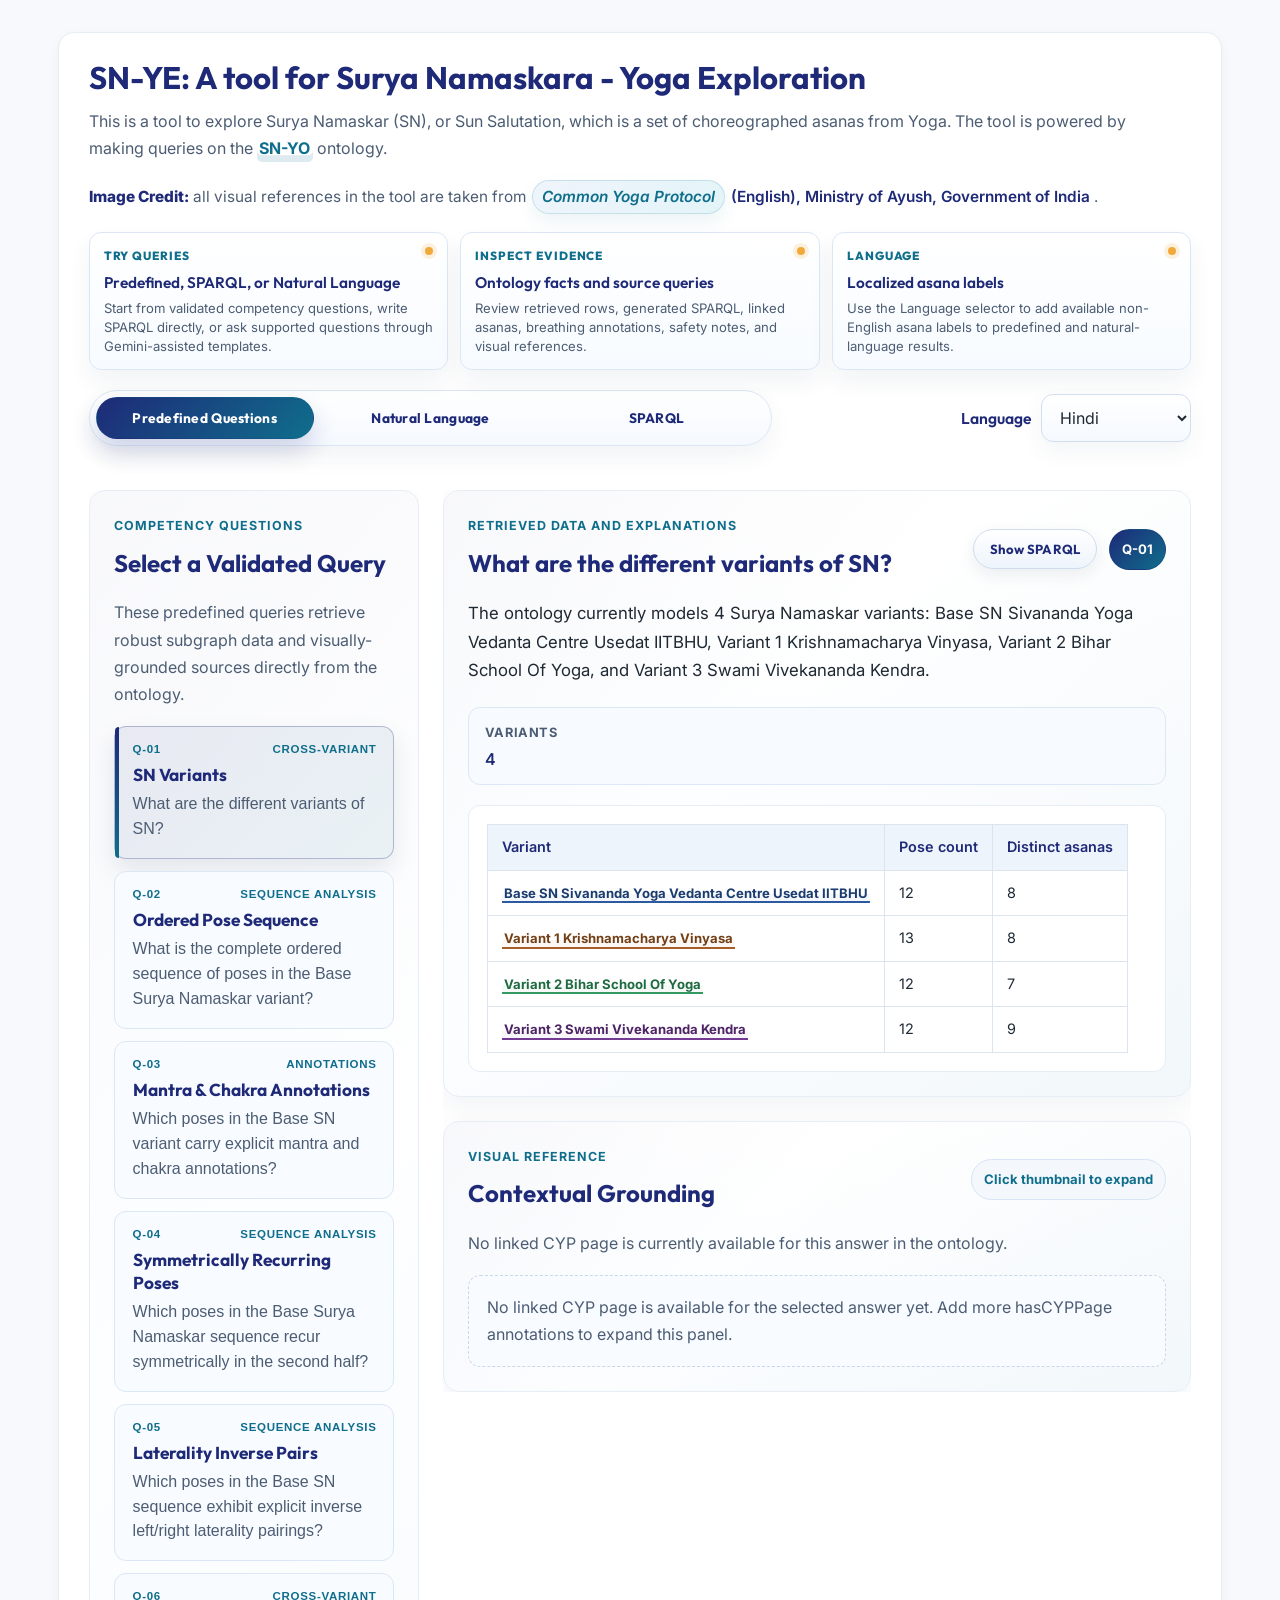
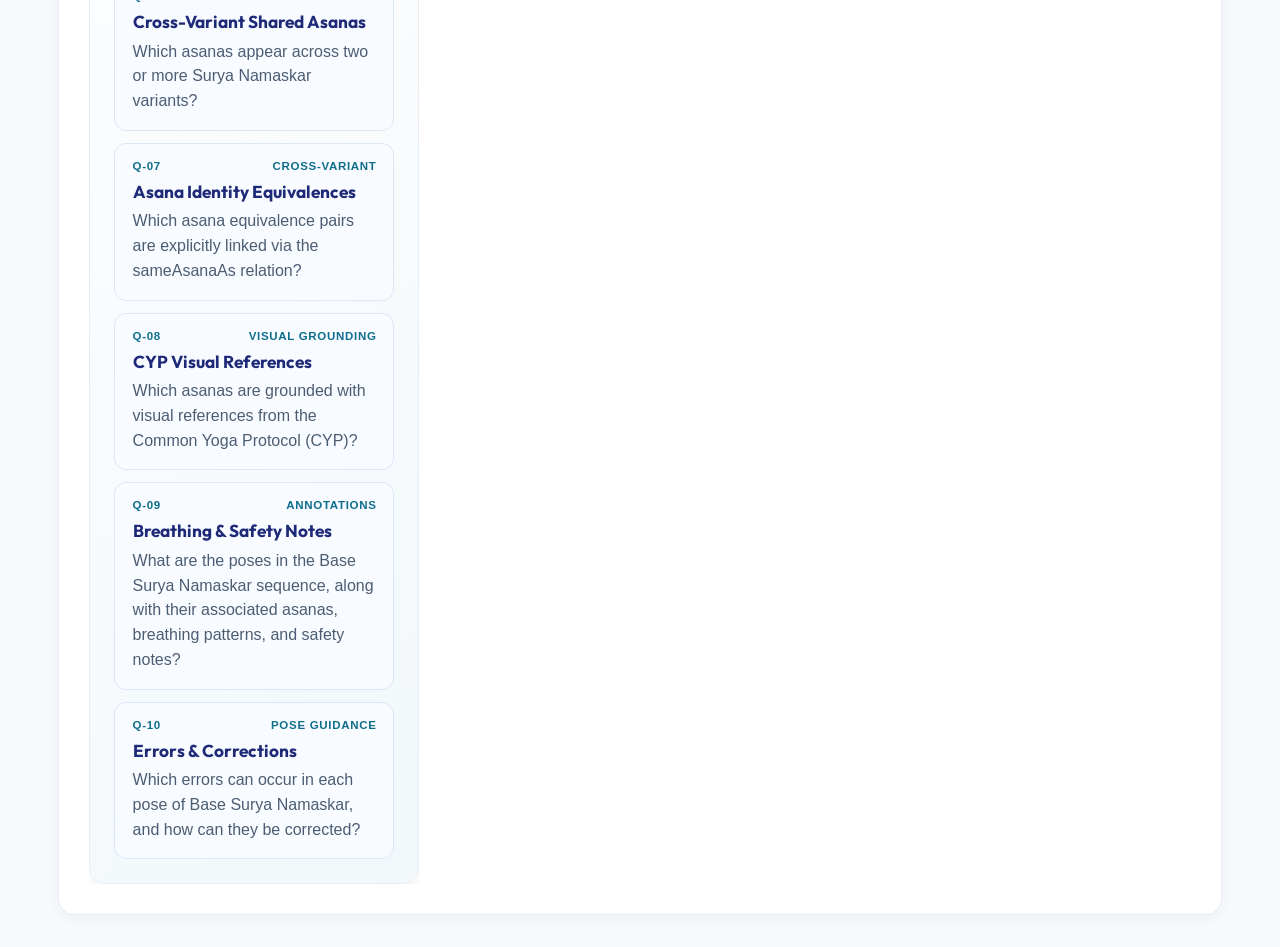
<file: explorer.html>
<!DOCTYPE html>
<html lang="en">
<head>
  <meta charset="UTF-8" />
  <meta name="viewport" content="width=device-width, initial-scale=1.0" />
  <title>SN-YE | Surya Namaskar Yoga Explorer</title>
  <meta
    name="description"
    content="Surya Namaskar explorer workspace with ontology-grounded answers and visual references."
  />
  <link rel="stylesheet" href="css/style.css" />
  <link rel="stylesheet" href="css/explorer.css?v=sparql_v1" />
</head>
<body class="education-page education-body education-body--workspace">
  <div class="container education-container education-container--workspace">
    <main class="content education-content education-content--workspace">
      <section
        class="visible education-workspace education-workspace--page"
        data-education-app
        data-ontology-src="models/master.owl?v=sparql_v1"
        data-cyp-image-base="images/cyp-pages"
      >
        <div class="education-workspace-shell">
          <header class="education-workspace-header">
            <div class="education-workspace-heading">
              <h1>SN-YE: A tool for Surya Namaskara - Yoga Exploration</h1>
              <p class="education-panel-copy education-workspace-copy">
                This is a tool to explore Surya Namaskar (SN), or Sun Salutation, which is a set of choreographed asanas from Yoga. The tool is powered by making queries on the <a class="education-inline-home-link" href="https://ai4society.github.io/sn-yo/" target="_blank" rel="noopener noreferrer">SN-YO</a> ontology.
              </p>
              <p class="education-panel-copy education-workspace-reference">
                <strong class="education-credit-heading">Image Credit:</strong> all visual references in the tool are taken from
                <a href="https://www.yogamdniy.nic.in/ckfinder/userfiles/files/Common%20Yoga%20Protocol%20Book%20_%20English%20(1).pdf" target="_blank" rel="noopener noreferrer">
                  <span class="keyword-highlight"><em>Common Yoga Protocol</em></span> <strong>(English), Ministry of Ayush, Government of India</strong>
                </a>.
              </p>
              <div class="education-feature-strip" aria-label="SN-YE feature overview">
                <article class="education-feature-card">
                  <span>Try queries</span>
                  <strong>Predefined, SPARQL, or Natural Language</strong>
                  <p>Start from validated competency questions, write SPARQL directly, or ask supported questions through Gemini-assisted templates.</p>
                </article>
                <article class="education-feature-card">
                  <span>Inspect evidence</span>
                  <strong>Ontology facts and source queries</strong>
                  <p>Review retrieved rows, generated SPARQL, linked asanas, breathing annotations, safety notes, and visual references.</p>
                </article>
                <article class="education-feature-card">
                  <span>Language</span>
                  <strong>Localized asana labels</strong>
                  <p>Use the Language selector to add available non-English asana labels to predefined and natural-language results.</p>
                </article>
              </div>
            </div>
          </header>

          <div class="education-workspace-toolbar">
            <div class="education-workspace-switch education-workspace-switch--page" role="tablist" aria-label="Workspace mode">
              <button
                type="button"
                class="education-workspace-switch-button"
                id="education-mode-predefined"
                data-workspace-mode="predefined"
                aria-pressed="false"
              >
                Predefined Questions
              </button>
              <button
                type="button"
                class="education-workspace-switch-button"
                id="education-mode-custom"
                data-workspace-mode="custom"
                aria-pressed="true"
              >
                Natural Language
              </button>
              <button
                type="button"
                class="education-workspace-switch-button"
                id="education-mode-sparql"
                data-workspace-mode="sparql"
                aria-pressed="false"
              >
                SPARQL
              </button>
            </div>
            <div class="education-language-control education-language-control--toolbar">
              <label class="education-composer-label" for="education-language-select">Language</label>
              <select
                id="education-language-select"
                class="education-composer-select education-language-select"
                data-education-language-select
                name="education-language-select"
              >
                <option value="hi" selected>Hindi</option>
                <option value="te">Telugu</option>
              </select>
            </div>
          </div>

          <div class="education-layout-container">
            
            <!-- Natural Language Interface - Left/Right State Flow -->
            <div id="nl-interface-wrapper" class="education-layout" data-mode="custom" style="display: none;">
              
              <!-- LEFT PANE: Composer -->
              <aside class="education-questions-column" id="nl-interface-column">
                <div class="education-panel education-composer-panel education-panel--workspace-column" id="education-composer-panel">
                  <div class="education-panel-header education-panel-header--spread">
                    <div>
                      <p class="education-kicker">Natural Language Interface</p>
                      <h2>Query the Knowledge Graph</h2>
                    </div>
                  </div>

                  <p class="education-panel-copy">
                    This framework interprets your natural language prompts and translates them into structured SPARQL queries against the Surya Namaskar Ontology. 
                  </p>

                  <form class="education-composer-form" id="education-ai-form" aria-label="Custom natural language question composer">
                    <details class="education-config-panel">
                      <summary class="education-config-summary">
                        <span>Gemini API Key &amp; Model</span>
                        <span class="education-config-summary-note">Required</span>
                      </summary>
                      <div class="education-config-panel-body">
                        <div class="education-composer-config-grid">
                          <div class="education-composer-field">
                            <label class="education-composer-label" for="education-api-key">Gemini API key</label>
                            <input
                              id="education-api-key"
                              class="education-composer-input education-composer-input--single-line"
                              name="education-api-key"
                              type="password"
                              spellcheck="false"
                              autocomplete="off"
                              placeholder="Paste your Gemini API key"
                            />
                          </div>
                          <div class="education-composer-field">
                            <label class="education-composer-label" for="education-ai-model">Model</label>
                            <select id="education-ai-model" class="education-composer-select" name="education-ai-model">
                              <option value="gemma-4-31b-it" selected>Gemma 4 31B</option>
                              <option value="gemma-4-26b-a4b-it">Gemma 4 26B</option>
                              <option value="gemini-3.1-flash-lite-preview">Gemini 3.1 Flash-Lite Preview</option>
                              <option value="gemini-3-flash-preview">Gemini 3 Flash Preview</option>
                              <option value="gemini-2.5-flash">Gemini 2.5 Flash</option>
                              <option value="gemini-2.5-flash-lite">Gemini 2.5 Flash-Lite</option>
                            </select>
                          </div>
                        </div>
                      </div>
                    </details>

                    <div class="education-label-row">
                      <label class="education-composer-label" for="education-ai-question">Input prompt</label>
                      <span class="education-info-popover">
                        <button type="button" class="education-info-button" aria-label="API key info">i</button>
                        <span class="education-info-tooltip" role="tooltip">
                          A Gemini API key is required to generate SPARQL and the natural language explanation. Open the Gemini API Key &amp; Model section to add it.
                        </span>
                      </span>
                    </div>
                    <textarea
                      id="education-ai-question"
                      class="education-composer-input"
                      name="education-ai-question"
                      rows="4"
                      spellcheck="false"
                      placeholder="Type your natural language query here..."
                    ></textarea>

                    <div class="education-composer-actions" aria-label="Composer actions">
                      <button type="button" class="education-composer-button education-composer-button--ghost" id="education-ai-clear">Clear</button>
                      <button type="button" class="education-composer-button education-composer-button--primary" id="education-ai-generate">Send request</button>
                    </div>
                    <div id="education-nl-error" class="education-error" hidden style="margin-top: 16px; color: var(--text-color); background: rgba(255, 0, 0, 0.1); padding: 8px; border-radius: var(--radius-sm); border-left: 4px solid red;"></div>
                  </form>
                </div>
              </aside>

              <!-- RIGHT PANE: 3-State Display Flow -->
              <div class="education-response-column">
                
                <!-- STATE 1: Welcome / Example Questions -->
                <div id="nl-state-welcome" class="education-panel nl-state-panel" style="display: flex;">
                  <div class="education-panel-header">
                    <div>
                      <p class="education-kicker">Getting Started</p>
                      <h2>Example Queries</h2>
                    </div>
                  </div>
                  <div class="education-panel-copy education-panel-copy--grow">
                    <p>Select a model and enter a natural language prompt on the left to begin generating custom queries dynamically. If you're not sure where to start, try these tested examples:</p>
                    <ul class="education-example-list">
                      <li>"What are the different variants of SN?"</li>
                      <li>"What is the ordered sequence of poses in the Base Surya Namaskar (Sivananda) variant?"</li>
                      <li>"What rules and common errors are documented for Bhujangasana (Pose 7)?"</li>
                      <li>"What breathing pattern and safety note are modeled for each Base SN pose?"</li>
                      <li>"Which poses in Base SN carry mantra and chakra annotations?"</li>
                      <li>"Compare the pose counts across all three variants (Base SN, V1, V2, V3)."</li>
                      <li>"Which asanas are shared across multiple variants?"</li>
                      <li>"What is the ordered pose sequence for V1 (Krishnamacharya)?"</li>
                      <li>"Which poses exhibit inverse left/right laterality pairings?"</li>
                      <li>"Which asanas have linked CYP (Common Yoga Protocol) visual references?"</li>
                    </ul>
                  </div>
                </div>

                <!-- STATE 2: SPARQL Generation Review -->
                <div id="nl-state-sparql" class="education-panel nl-state-panel" style="display: none;">
                  <div class="education-panel-header education-panel-header--spread">
                    <div>
                      <p class="education-kicker">Generated SPARQL Query</p>
                      <h2>Query Review</h2>
                    </div>
                    <button type="button" class="education-inline-button education-inline-button--primary" id="education-ai-run">Run Query</button>
                  </div>
                  <pre id="education-nl-sparql" class="education-code education-code--stretch"></pre>
                </div>

                <!-- STATE 3: Analysis & Results -->
                <div id="nl-state-results" class="education-panel education-answer-panel nl-state-panel" style="display: none;">
                  <div class="education-panel-header education-panel-header--spread">
                    <div>
                      <p class="education-kicker">Data Artifact</p>
                      <h2>Execution Results</h2>
                    </div>
                    <button type="button" class="education-inline-button education-inline-button--ghost" id="nl-toggle-sparql">View SPARQL</button>
                  </div>

                  <div class="llm-explanation-box" id="education-nl-explanation" hidden>
                    <div class="education-llm-heading">
                      <strong>Explanation</strong>
                      <span class="education-llm-dots" id="education-nl-explanation-loading" role="status" aria-label="Generating explanation" hidden>
                        <span></span>
                        <span></span>
                        <span></span>
                      </span>
                    </div>
                    <div class="education-llm-copy" id="education-nl-explanation-body" hidden>
                      <span id="education-nl-explanation-text"></span>
                    </div>
                  </div>

                  <div class="education-facts" id="education-nl-facts" aria-label="Answer facts"></div>
                  <div class="education-sections" id="education-nl-sections" aria-label="Answer details"></div>
                </div>

              </div>

            </div>

            <!-- SPARQL Query Layout -->
            <div id="sparql-interface-wrapper" class="education-layout" data-mode="sparql" style="display: none;">
              <aside class="education-questions-column">
                <div class="education-panel education-sparql-guide-panel">
                  <div class="education-panel-header">
                    <div>
                      <p class="education-kicker">SPARQL Workspace</p>
                      <h2>Write Direct Ontology Queries</h2>
                    </div>
                  </div>

                  <p class="education-panel-copy">
                    The local runner supports browser-side SELECT queries over the loaded SN-YO OWL file. Use prefixes, triple patterns, OPTIONAL blocks, VALUES, LANG filters, ORDER BY, and LIMIT for focused exploration.
                  </p>

                  <div class="education-uri-grid" aria-label="Ontology URI reference">
                    <div><span>core</span><code>http://example.org/suryanamaskar/core#</code></div>
                    <div><span>base</span><code>http://example.org/suryanamaskar/base-sn#</code></div>
                    <div><span>v1</span><code>http://example.org/suryanamaskar/variant01#</code></div>
                    <div><span>v2</span><code>http://example.org/suryanamaskar/variant02#</code></div>
                    <div><span>v3</span><code>http://example.org/suryanamaskar/variant03#</code></div>
                  </div>

                  <div class="education-sparql-hints" aria-label="Useful ontology terms">
                    <span>core:Pose</span>
                    <span>core:Asana</span>
                    <span>core:Variant</span>
                    <span>core:hasAsana</span>
                    <span>core:poseNumber</span>
                    <span>core:hasBreathingPattern</span>
                    <span>core:hasSafetyNote</span>
                  </div>
                </div>

                <div class="education-panel education-sparql-editor-panel">
                  <div class="education-panel-header education-panel-header--spread">
                    <div>
                      <p class="education-kicker">Query Editor</p>
                      <h2>SPARQL SELECT</h2>
                    </div>
                    <button type="button" class="education-inline-button education-inline-button--ghost" id="education-sparql-reset">Reset Prefixes</button>
                  </div>

                  <textarea
                    id="education-sparql-editor"
                    class="education-composer-input education-sparql-editor"
                    rows="16"
                    spellcheck="false"
                    aria-label="SPARQL query editor"
                  ></textarea>

                  <div class="education-composer-actions education-sparql-actions" aria-label="SPARQL query actions">
                    <button type="button" class="education-composer-button education-composer-button--primary" id="education-sparql-run">Run SPARQL</button>
                    <button type="button" class="education-composer-button education-composer-button--ghost" id="education-sparql-clear">Clear Results</button>
                  </div>
                  <div id="education-sparql-error" class="education-error" hidden></div>
                </div>
              </aside>

              <div class="education-response-column">
                <div class="education-panel education-answer-panel education-sparql-results-panel">
                  <div class="education-panel-header education-panel-header--spread">
                    <div>
                      <p class="education-kicker">SPARQL Results</p>
                      <h2 id="education-sparql-results-title">Run a query</h2>
                    </div>
                    <span class="education-query-note" id="education-sparql-result-note">Local OWL evaluation</span>
                  </div>

                  <p id="education-sparql-empty" class="education-panel-copy">
                    Results from the direct SPARQL editor will appear here.
                  </p>
                  <div id="education-sparql-facts" class="education-facts" aria-label="SPARQL result facts"></div>
                  <div id="education-sparql-sections" class="education-sections" aria-label="SPARQL result table"></div>
                </div>
              </div>

              <div class="education-panel education-sparql-examples-panel">
                <div class="education-panel-header">
                  <div>
                    <p class="education-kicker">Query Examples</p>
                    <h2>SPARQL Templates for SN-YO</h2>
                  </div>
                </div>

                <p class="education-panel-copy">
                  Use these examples as starting points for direct ontology exploration. Paste one into the editor above after the prefix block, or adapt the variables and predicates for your own question.
                </p>

                <div class="education-sparql-example-grid">
                  <details class="education-sparql-example-card">
                    <summary>Base SN sequence with asanas and breathing</summary>
                    <pre><code>SELECT ?pose ?poseNumber ?asanaLabel ?breathingLabel
WHERE {
  ?pose rdf:type core:Pose .
  ?pose core:belongsToVariant base:BaseSN_SivanandaYogaVedantaCentre_UsedatIITBHU .
  ?pose core:poseNumber ?poseNumber .
  ?pose core:hasAsana ?asana .
  ?asana rdfs:label ?asanaLabel .
  FILTER(LANG(?asanaLabel) = "en")
  OPTIONAL {
    ?pose core:hasBreathingPattern ?breathing .
    ?breathing rdfs:label ?breathingLabel .
    FILTER(LANG(?breathingLabel) = "en")
  }
}
ORDER BY ?poseNumber</code></pre>
                  </details>

                  <details class="education-sparql-example-card">
                    <summary>Available asanas with localized labels</summary>
                    <pre><code>SELECT ?asana ?englishLabel ?localizedLabel
WHERE {
  VALUES ?language { "hi" }
  ?asana rdf:type core:Asana .
  ?asana rdfs:label ?englishLabel .
  FILTER(LANG(?englishLabel) = "en")
  OPTIONAL {
    ?asana rdfs:label ?localizedLabel .
    FILTER(LANG(?localizedLabel) = ?language)
  }
}
ORDER BY ?englishLabel</code></pre>
                  </details>

                  <details class="education-sparql-example-card">
                    <summary>Safety notes in the base sequence</summary>
                    <pre><code>SELECT ?poseNumber ?asanaLabel ?safetyNote
WHERE {
  ?pose rdf:type core:Pose .
  ?pose core:belongsToVariant base:BaseSN_SivanandaYogaVedantaCentre_UsedatIITBHU .
  ?pose core:poseNumber ?poseNumber .
  ?pose core:hasAsana ?asana .
  ?asana rdfs:label ?asanaLabel .
  FILTER(LANG(?asanaLabel) = "en")
  ?pose core:hasSafetyNote ?safetyNote .
}
ORDER BY ?poseNumber</code></pre>
                  </details>

                  <details class="education-sparql-example-card">
                    <summary>Asanas with CYP visual references</summary>
                    <pre><code>SELECT ?asana ?asanaLabel ?cypPage
WHERE {
  ?asana rdf:type core:Asana .
  ?asana rdfs:label ?asanaLabel .
  FILTER(LANG(?asanaLabel) = "en")
  ?asana core:hasCYPPage ?cypPage .
}
ORDER BY ?cypPage</code></pre>
                  </details>
                </div>
              </div>
            </div>

            <!-- Predefined Questions Layout (Left questions, Right answers) -->
            <div id="predefined-interface-wrapper" class="education-layout" data-mode="predefined" style="display: none;">
              <aside class="education-questions-column">
                <div class="education-panel education-panel--fill education-panel--workspace-column" id="education-predefined-panel">
                  <div class="education-panel-header">
                    <div>
                      <p class="education-kicker">Competency Questions</p>
                      <h2>Select a Validated Query</h2>
                    </div>
                  </div>

                  <p class="education-panel-copy">
                    These predefined queries retrieve robust subgraph data and visually-grounded sources directly from the ontology.
                  </p>

                  <div id="education-question-list" class="education-question-list" aria-label="Suggested education questions"></div>
                </div>
              </aside>

              <div class="education-response-column">
                <div class="education-panel education-answer-panel">
                  <div class="education-panel-header education-panel-header--spread">
                    <div>
                      <p class="education-kicker">Retrieved Data and Explanations</p>
                      <h2 id="education-answer-title">Select a query...</h2>
                    </div>
                    <div class="education-answer-header-actions">
                      <button
                        type="button"
                        class="education-answer-toggle"
                        id="education-answer-view-toggle"
                        aria-pressed="false"
                      >
                        Show Ontology Data Object
                      </button>
                      <span class="education-question-id" id="education-active-question-id">-</span>
                    </div>
                  </div>

                  <div class="education-answer-scroll" id="education-answer-content">
                    <p id="education-answer-text" class="education-answer-lede"></p>
                    <div id="education-facts" class="education-facts" aria-label="Answer facts"></div>
                    <div id="education-sections" class="education-sections" aria-label="Answer details"></div>
                    <div id="education-error" class="education-error" hidden></div>
                  </div>

                  <div class="education-query-view" id="education-query-view" hidden>
                    <div class="education-query-box">
                      <div class="education-query-box-header">
                        <p class="education-kicker">Source SPARQL Template</p>
                        <div class="education-query-actions">
                          <span class="education-query-note" id="education-query-note">Local evaluation</span>
                        </div>
                      </div>
                      <pre id="education-sparql" class="education-code"></pre>
                    </div>
                  </div>
                </div>

                <div class="education-panel education-visual-panel" id="education-visual-panel">
                  <div class="education-panel-header education-panel-header--spread">
                    <div>
                      <p class="education-kicker">Visual Reference</p>
                      <h2>Contextual Grounding</h2>
                    </div>
                    <span class="education-status-pill education-status-pill--subtle">Click thumbnail to expand</span>
                  </div>

                  <div class="education-visual-scroll">
                    <p id="education-visual-note" class="education-panel-copy">
                      Visual references directly attached to the modeled entities will be displayed here.
                    </p>
                    <div id="education-visuals" class="education-visuals" aria-label="Linked CYP visual references"></div>
                  </div>
                </div>
              </div>
            </div>

          </div>
        </div>
      </section>
    </main>
  </div>

  <div
    class="education-lightbox"
    id="education-lightbox"
    hidden
    aria-hidden="true"
    role="dialog"
    aria-label="Expanded CYP page visual"
  >
    <button
      type="button"
      class="education-lightbox-close"
      id="education-lightbox-close"
      aria-label="Close expanded visual"
    >
      ×
    </button>
    <figure class="education-lightbox-figure">
      <img id="education-lightbox-image" alt="" />
      <figcaption id="education-lightbox-caption"></figcaption>
    </figure>
  </div>

  <script src="js/ontology-graph.js?v=sparql_v1"></script>
  <script src="js/explorer-data.js?v=sparql_v1"></script>
  <script src="js/explorer-ai.js?v=sparql_v1"></script>
  <script src="js/explorer.js?v=sparql_v1"></script>
</body>
</html>
</file>
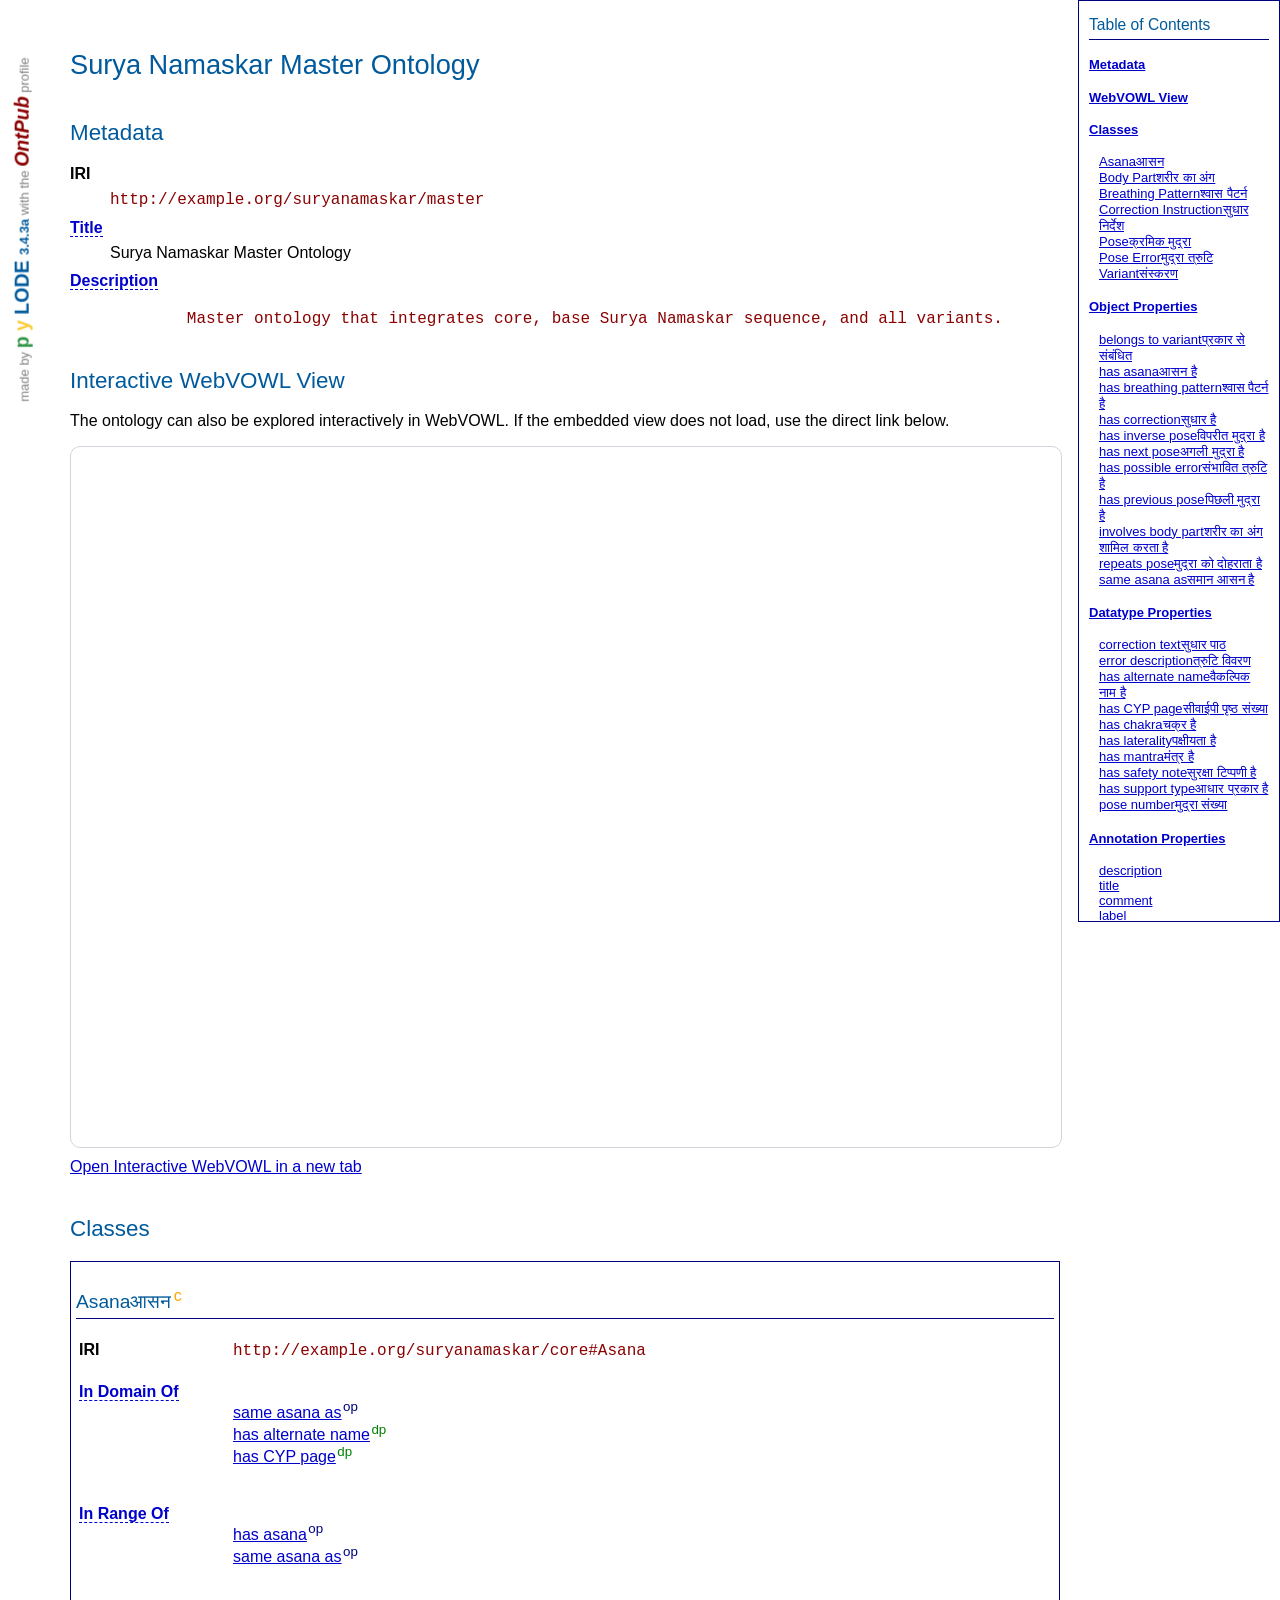
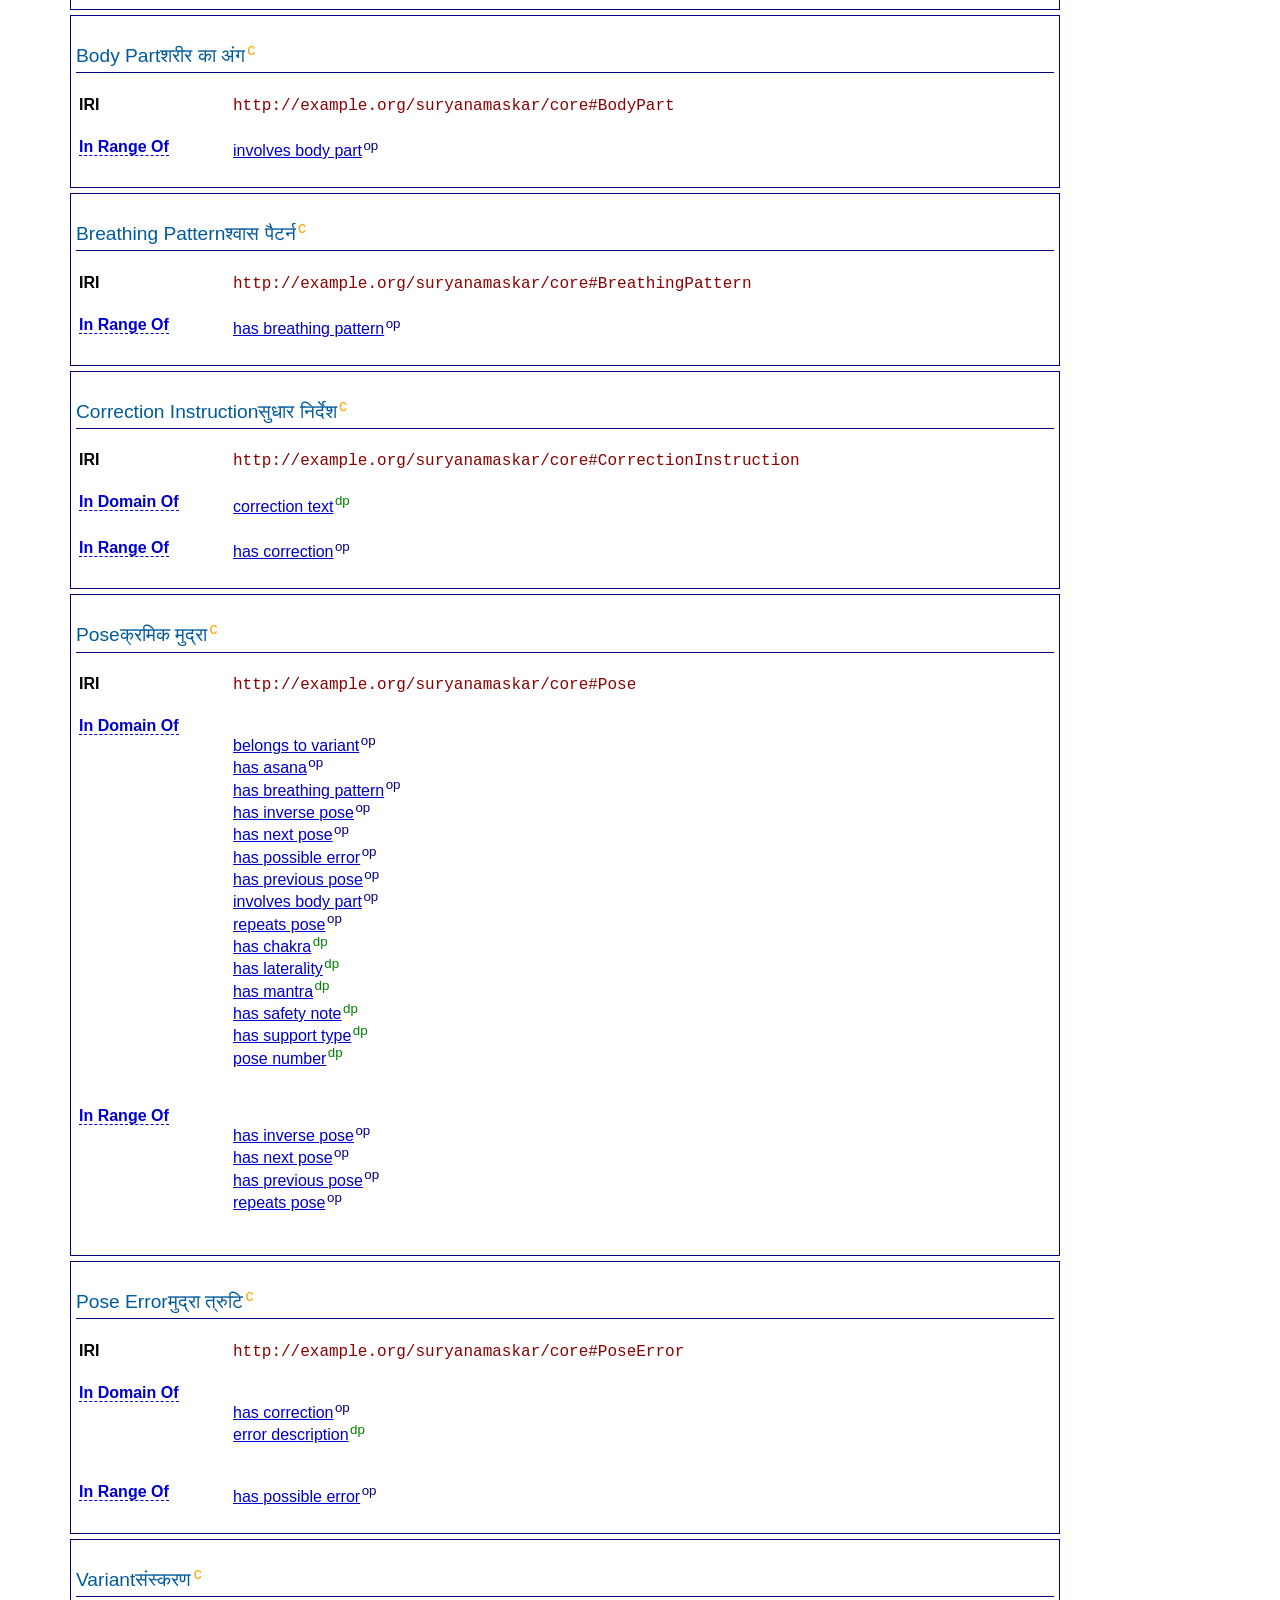
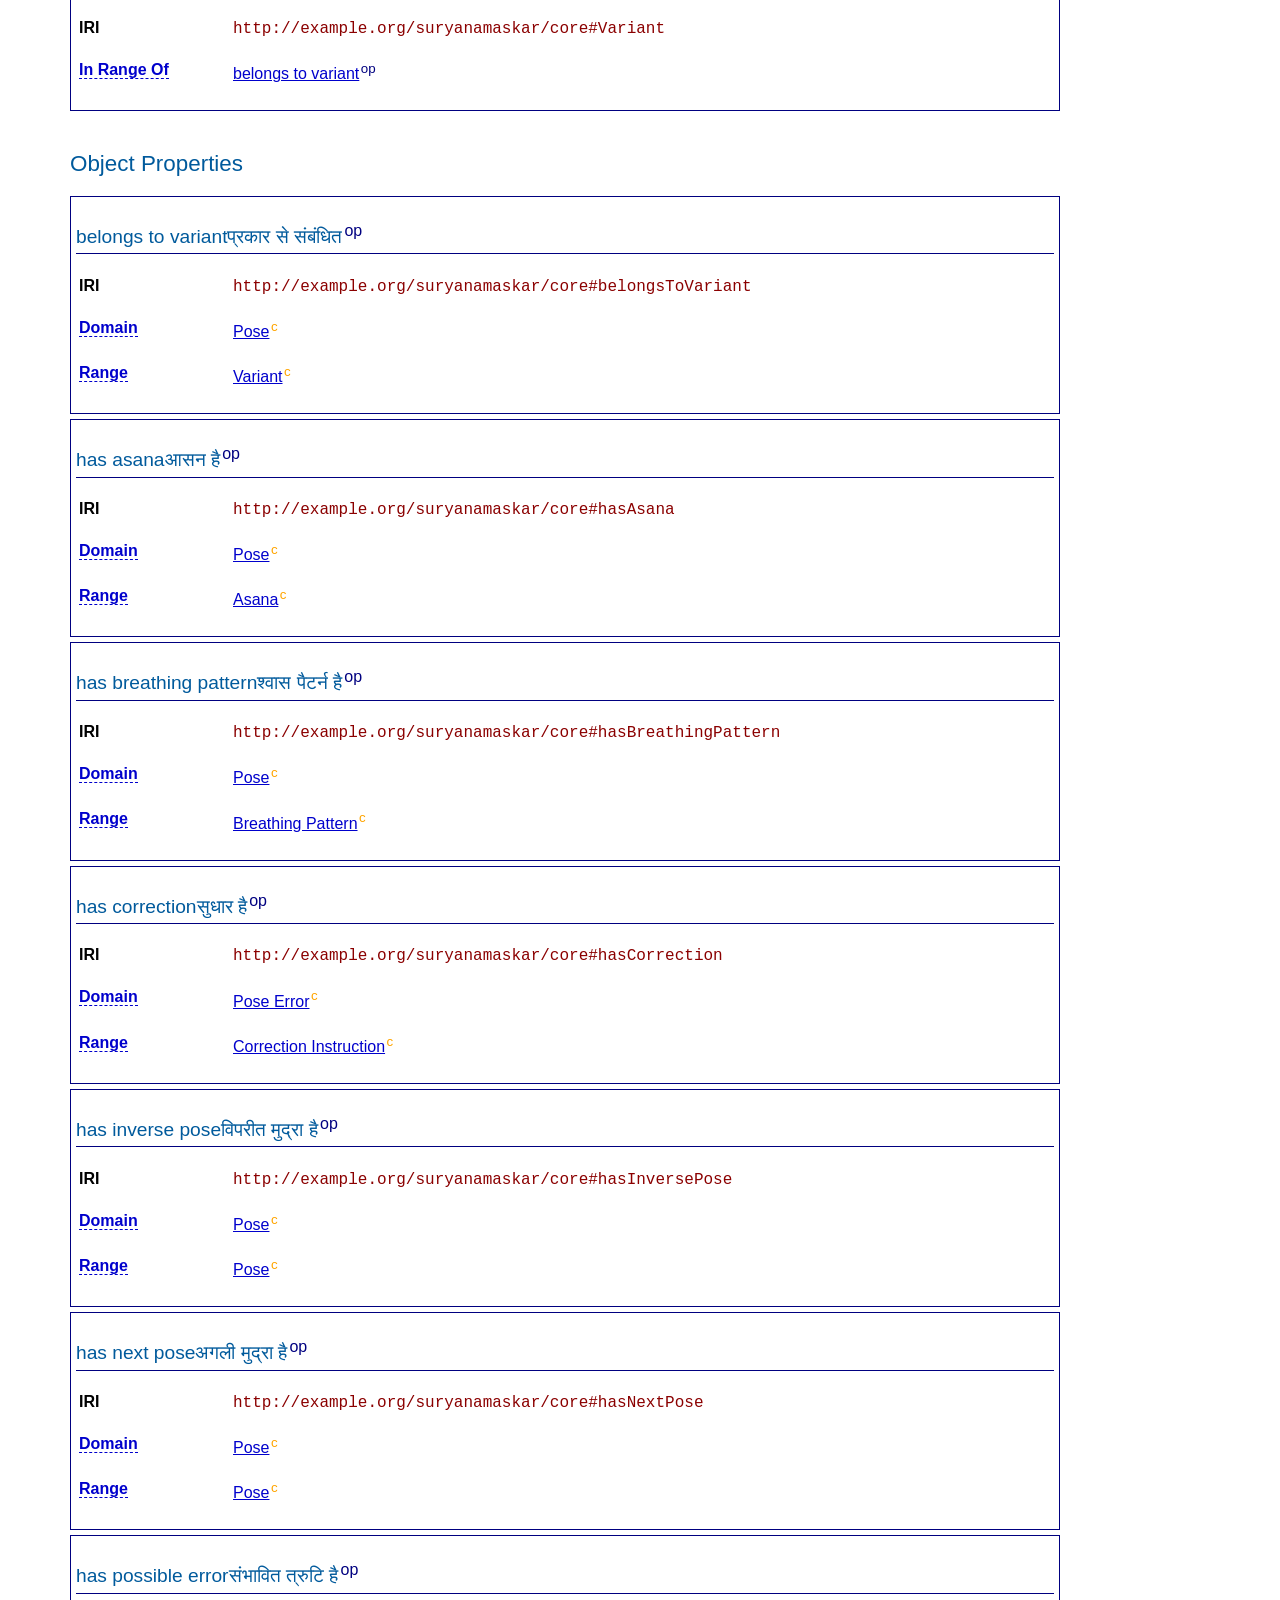
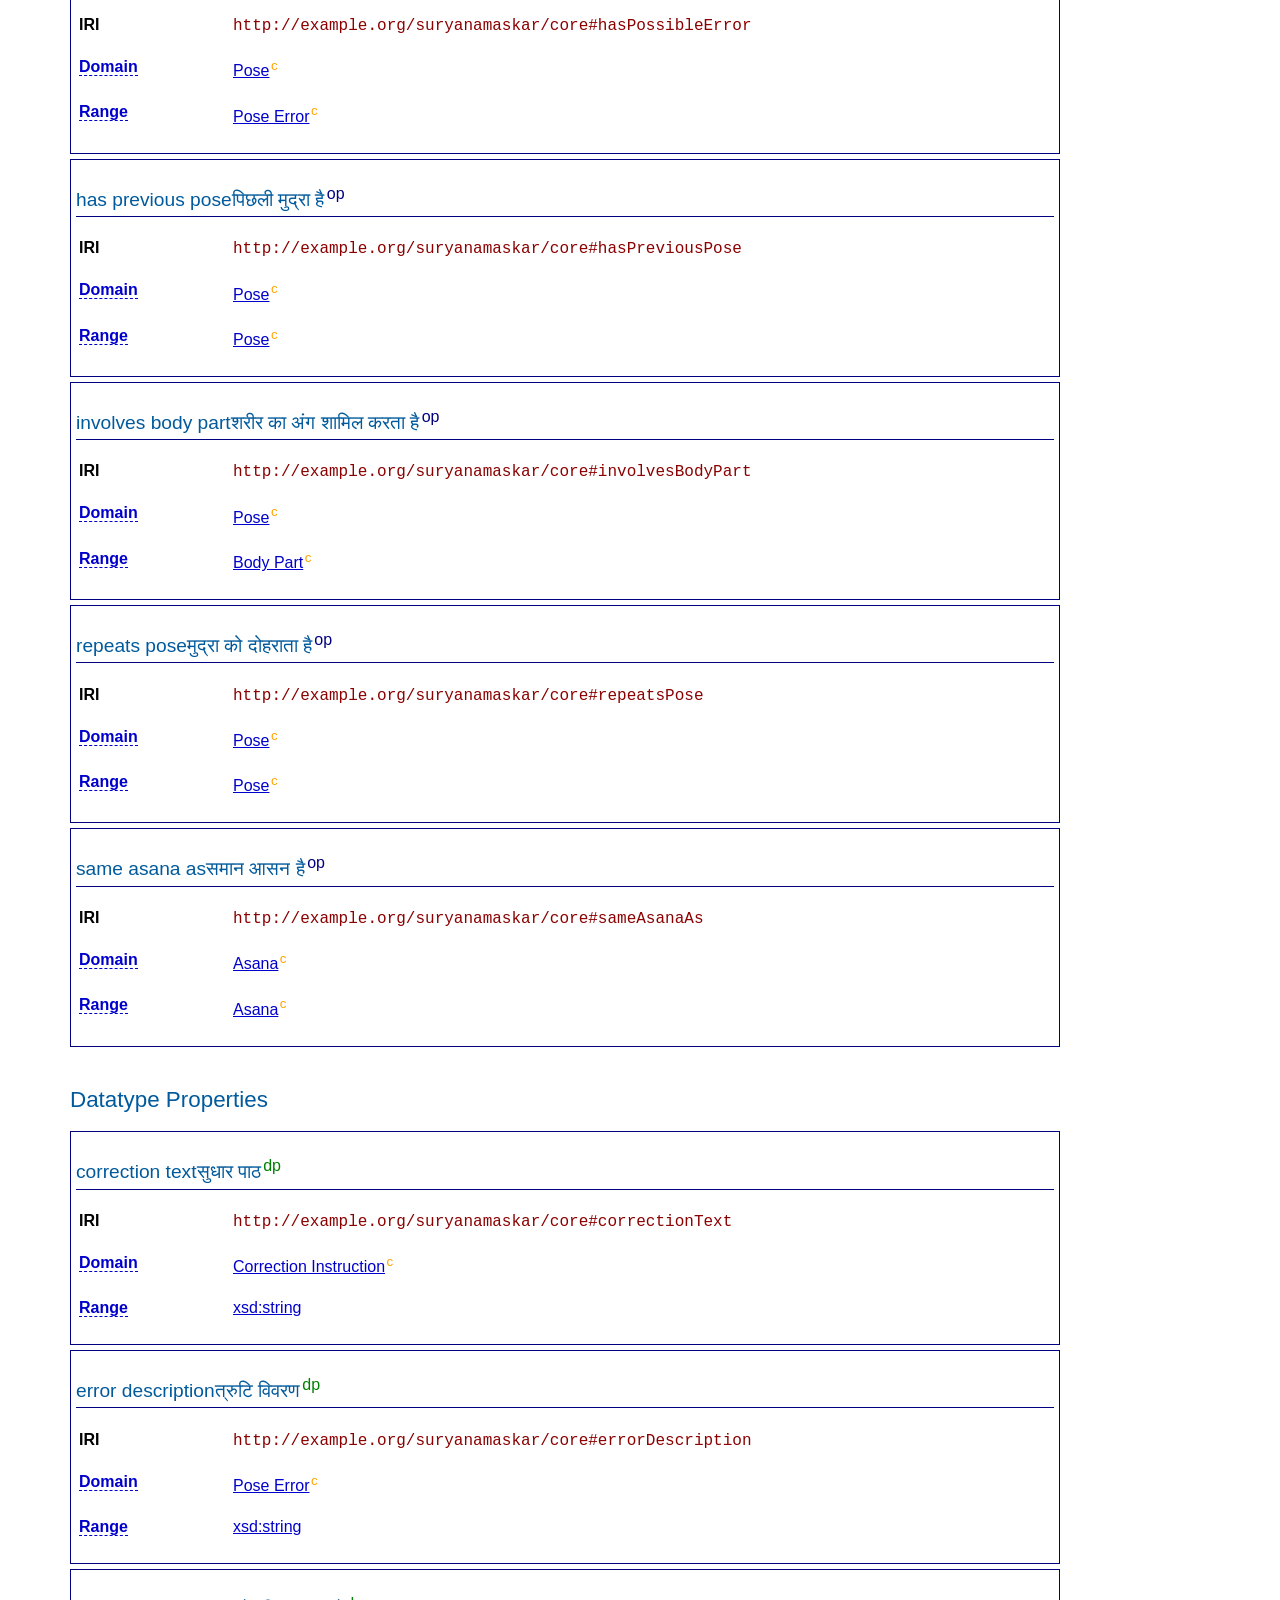
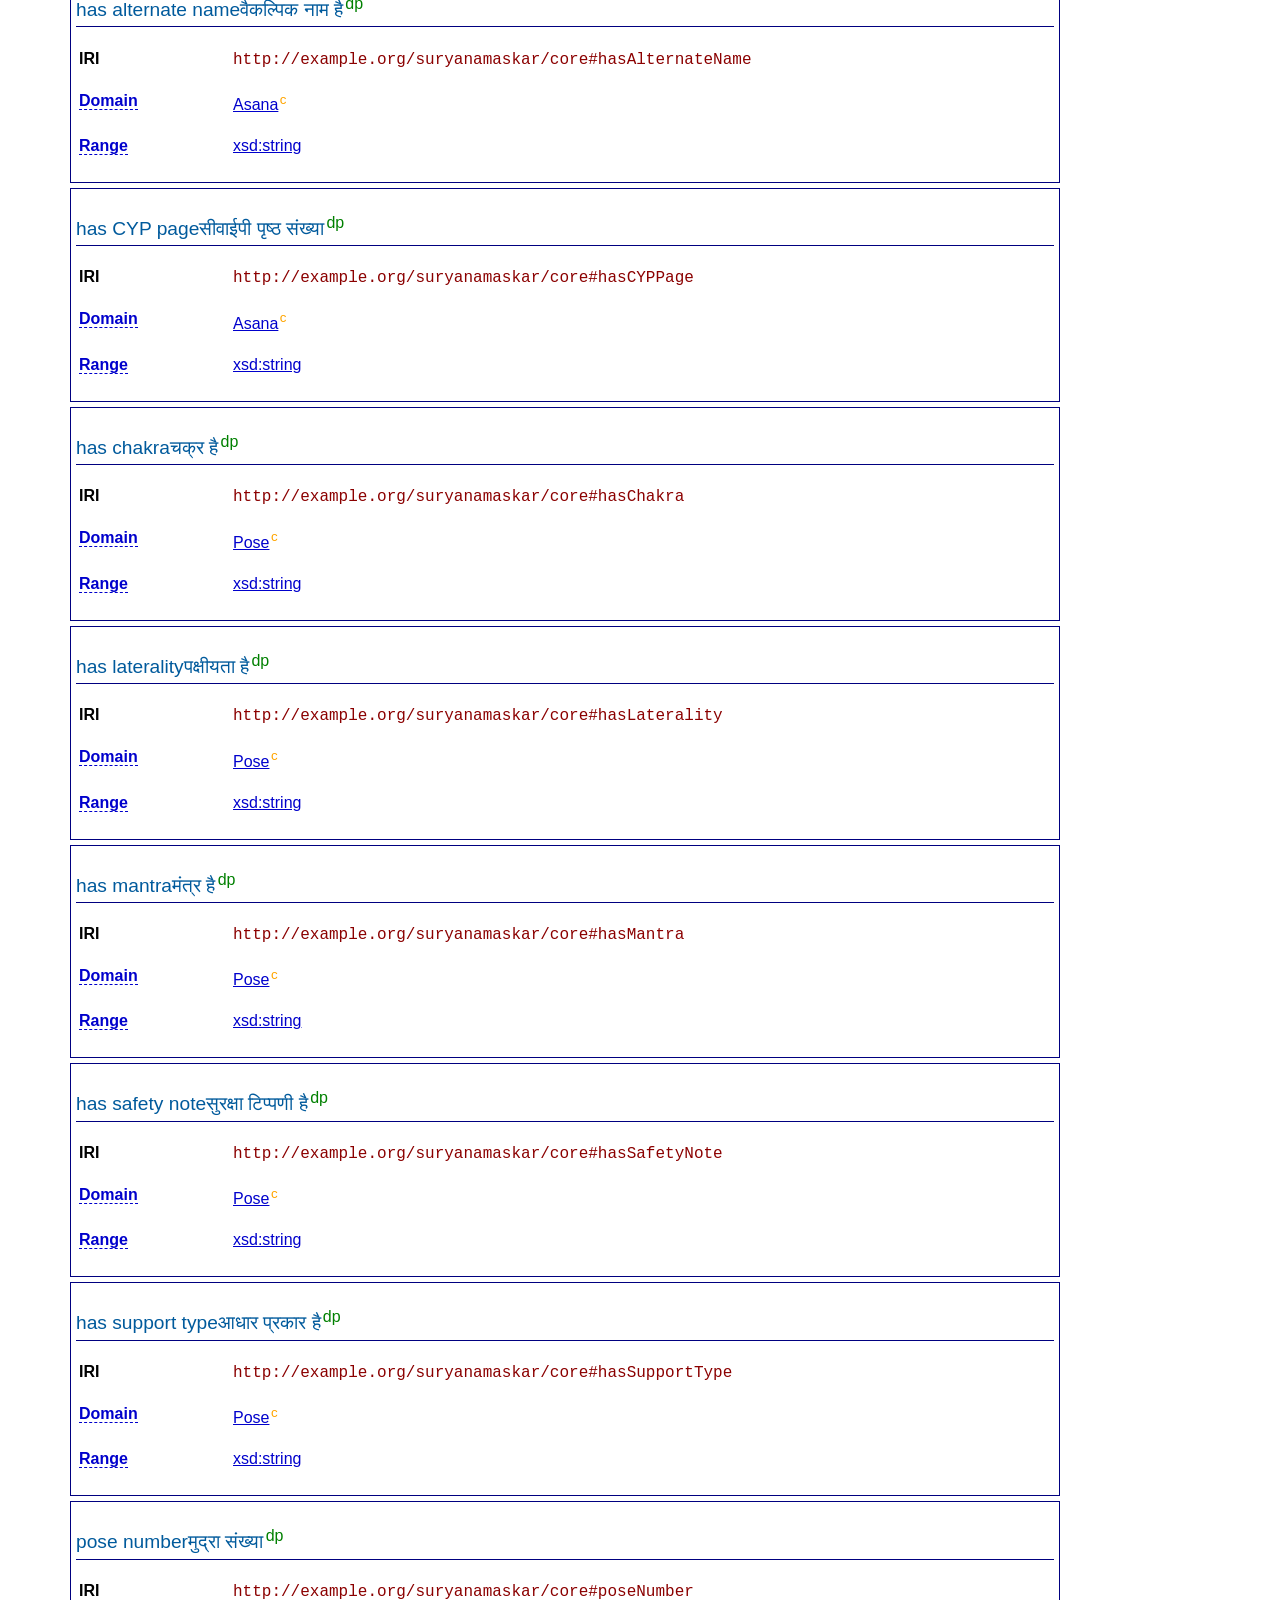
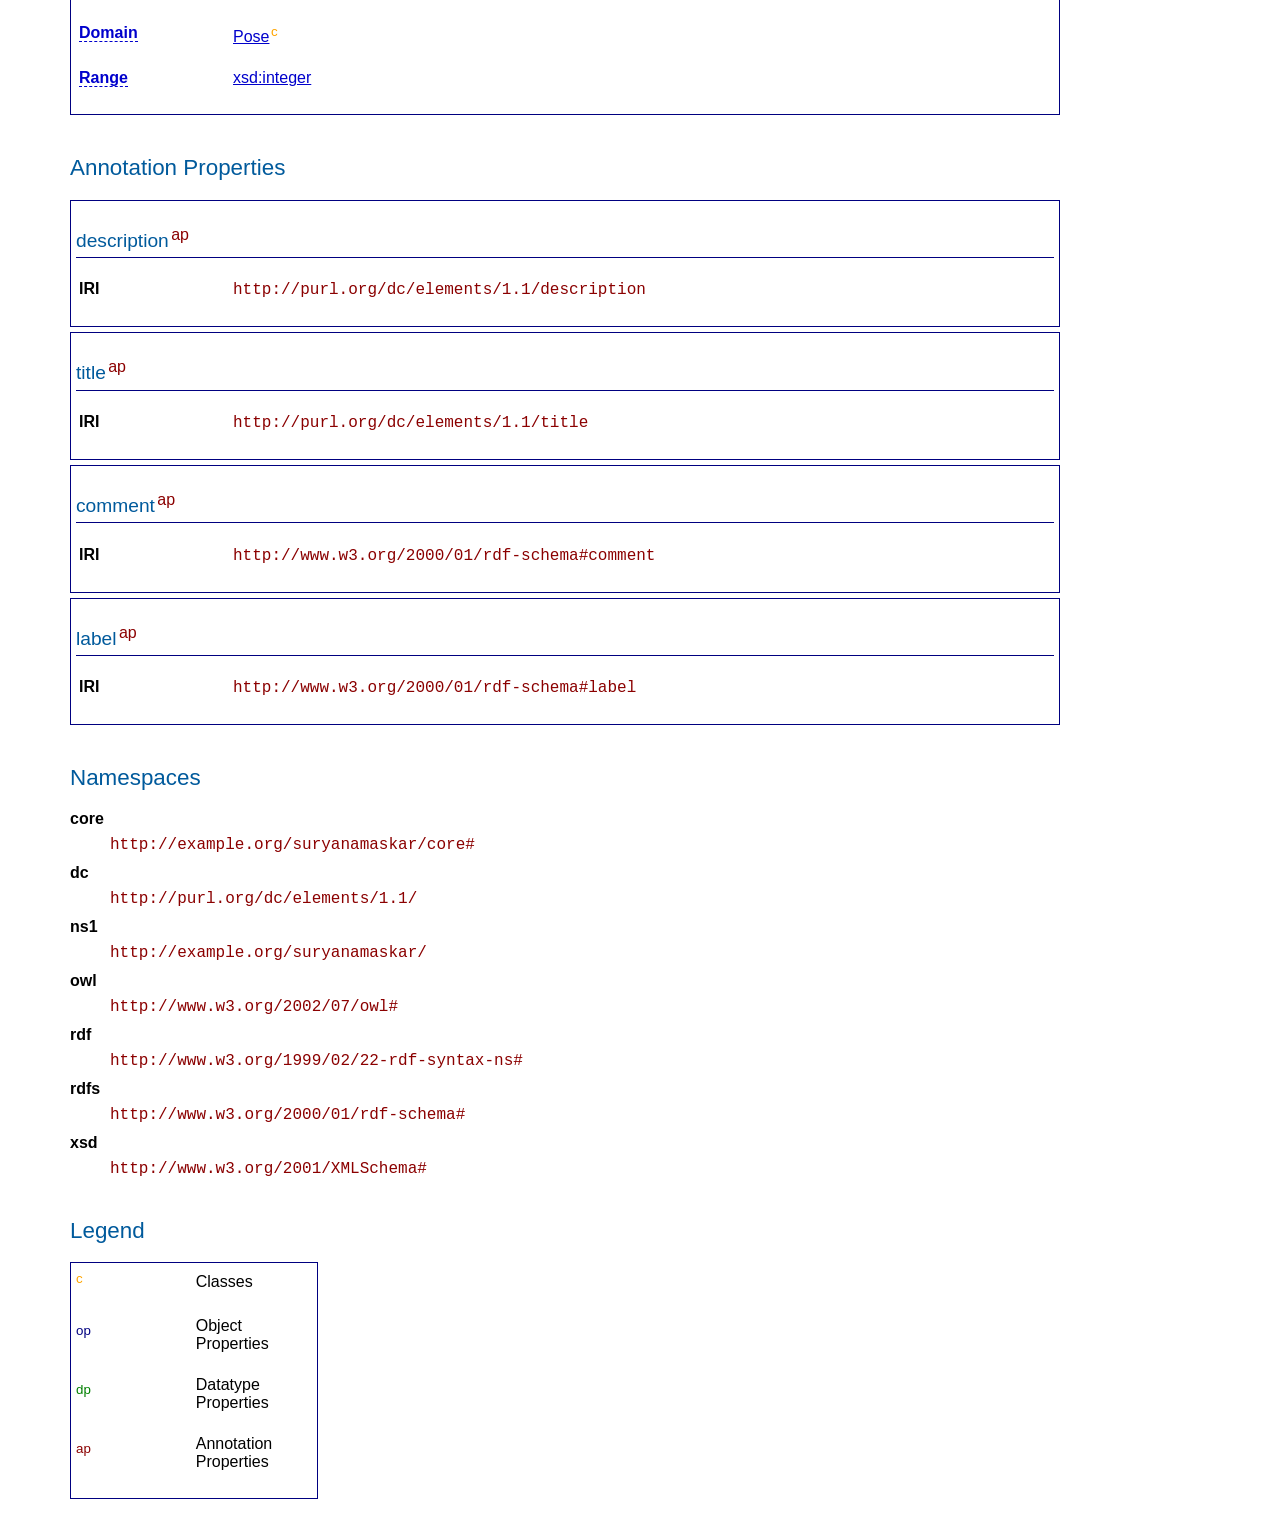
<file: docs/ontology-doc.html>
<!DOCTYPE html>
<html>
  <head>
    <title>Surya Namaskar Master Ontology</title>
    <style>
        #pylode {
            position: fixed;
            top: 205px;
            left: -150px;
            font-size: small;
            transform: rotate(-90deg);
            color: grey;
        }
        #pylode a {
            font-size: 1.5em;
            font-weight: bold;
            text-decoration: none;
            color: #005A9C;
        }
        #pylode a:hover {
            color: #333;
        }
        #pylode #p {
            color: #329545;
        }
        #pylode #y {
            color: #f9cb33;
        }
        #pylode #version {
            font-size: 1.0em;
        }

        #profile {
            font-style: italic;
            font-size: 1.25em;
            color: darkred!important;
        }

        .cardinality {
            font-style: italic;
            color: #aa00aa;
        }

        dl {
            /*border: 1px solid navy;*/
            /*padding:5px;*/
        }

        dt {
            font-weight: bold;
            padding: 0;
        }

        dd {
            margin-bottom: 10px;
            padding-top: 7px;
        }

        #metadata ul,
        #classes ul {
            list-style-type: none;
        }

        #metadata ul li,
        #classes ul li {
            margin-left: -40px;
        }
        #metadata dd p {
          margin: 0;
        }

        ul.hlist {
            list-style-type: none;
            border: 1px solid navy;
            padding:5px;
            background-color: #F4FFFF;
        }

        ul.hierarchy {
            border: 1px solid navy;
            padding: 5px 25px 5px 25px;
            background-color: #F4FFFF;
        }


        ul.hlist li {
            display: inline;
            margin-right: 10px;
        }

        .entity {
            border: 1px solid navy;
            margin:5px 0 5px 0;
            padding: 5px;
        }

        .entity th {
            width: 150px;
            vertical-align: top;
        }

        .entity th,
        .entity td {
            padding-bottom: 20px;
        }

        .entity table th {
            text-align: left;
        }

        section#overview img {
            max-width: 1000px;
        }

        h1, h2, h3, h4, h5, h6 {
            text-align: left
        }
        h1, h2, h3 {
            color: #005A9C; background: white
        }
        h1 {
            font: 170% sans-serif;
            line-height: 110%;
        }
        h2 {
            font: 140% sans-serif;
            margin-top:40px;
        }
        h3 {
            font: 120% sans-serif;
            margin-top: 20px;
            padding-bottom: 5px;
            border-bottom: 1px solid navy;
        }
        h4 { font: bold 100% sans-serif }
        h5 { font: italic 100% sans-serif }
        h6 { font: small-caps 100% sans-serif }

        body {
            padding: 2em 70px 2em 70px;
            margin: 0;
            font-family: sans-serif;
            color: black;
            background: white;
            background-position: top left;
            background-attachment: fixed;
            background-repeat: no-repeat;
            text-align: left;
        }

        section {
            max-width: 1500px;
        }

        .figure {
            margin-bottom: 20px;
        }

        :link { color: #00C; background: transparent }
        :visited { color: #609; background: transparent }
        a:active { color: #C00; background: transparent }

        .sup-c,
        .sup-op,
        .sup-fp,
        .sup-dp,
        .sup-ap,
        .sup-p,
        .sup-ni,
        .sup-con,
        .sup-col {
            cursor:help;
        }

        .sup-c {
            color:orange;
        }

        .sup-op {
            color:navy;
        }

        .sup-fp {
            color:lightskyblue;
        }

        .sup-dp {
            color:green;
        }

        .sup-ap {
            color:darkred;
        }

        .sup-p {
            color:black;
        }

        .sup-ni {
            color:brown;
        }

        .sup-con {
            color:orange;
        }

        .sup-col {
            color:darkred;
        }

        sup {
            margin-left: -3px;
        }
        code {
            font-size: large;
            color: darkred;
        }

        /* less prominent links for properties */
        .proplink {
            color: #336;
            text-decoration: none;
        }

#toc {
    position: fixed;
    top: 0;
    right: 0;
    z-index: 2;
    height: 100%;
    overflow-y: auto;
    padding: 10px;
    border: solid 1px navy;
    font-size: small;
    width: 180px;
}
#toc h3 {
    margin-top: 5px;
}

#toc ul {
    list-style: none;
    padding-left: 0;
}

#toc .first > li {
    margin-top: 5px;
}

#toc .second,
#toc .third {
    padding-left: 10px;
}

#content {
    width: calc(100% - 150px);
}

.hover_property {
    cursor: help;
    text-decoration: none;
    border-bottom: dashed 1px;
}

.setclass {
    list-style-type: none;
}

code{
    word-wrap: break-word;
  }
table {
    table-layout: fixed;
    width: 100%;
}
td {
    word-wrap: break-word;
}
#legend table.entity {
    width: 25%;
}
.webvowl-box {
    margin-top: 15px;
    width: 100%;
    height: 700px;
    border: 1px solid #d1d5db;
    border-radius: 10px;
    overflow: hidden;
    background: #fff;
}

.webvowl-box iframe {
    width: 100%;
    height: 100%;
    border: 0;
}

.webvowl-note {
    margin-top: 10px;
}

	</style>
    <link href="[data-uri]" rel="icon" sizes="16x16" type="image/png">
    <link href="[data-uri]" rel="icon" sizes="32x32" type="image/png">
    <meta content="text/html; charset=utf-8" http-equiv="Content-Type">
    <script id="schema.org" type="application/ld+json">
[
  {
    "@id": "http://example.org/suryanamaskar/master",
    "@type": [
      "https://schema.org/DefinedTermSet"
    ],
    "https://schema.org/description": [
      {
        "@value": "\n            Master ontology that integrates core, base Surya Namaskar sequence, and all variants.\n        "
      }
    ],
    "https://schema.org/name": [
      {
        "@value": "Surya Namaskar Master Ontology"
      }
    ]
  }
]
	</script>
  </head>
  <body>
    <div id="content">
      <div class="section" id="metadata">
        <h1>Surya Namaskar Master Ontology</h1>
        <h2>Metadata</h2>
        <dl>
          <div>
            <dt>
              <strong>IRI</strong>
            </dt>
            <dd>
              <code>http://example.org/suryanamaskar/master</code>
            </dd>
          </div>
          <div>
            <dt>
              <a class="hover_property" href="http://purl.org/dc/terms/title" title="A name given to the resource. Defined in DCMI Metadata Terms">Title</a>
            </dt>
            <dd><p>Surya Namaskar Master Ontology</p></dd>
          </div>
          <div>
            <dt>
              <a class="hover_property" href="http://purl.org/dc/terms/description" title="An account of the resource. Defined in DCMI Metadata Terms">Description</a>
            </dt>
            <dd><pre><code>        Master ontology that integrates core, base Surya Namaskar sequence, and all variants.
</code></pre></dd>
          </div>
        </dl>
      </div>
      <div class="section" id="webvowl">
        <h2>Interactive WebVOWL View</h2>
        <p>
            The ontology can also be explored interactively in WebVOWL.
            If the embedded view does not load, use the direct link below.
        </p>
        <div class="webvowl-box">
        <iframe
          src="https://service.tib.eu/webvowl/#iri=https://mansidodiya01.github.io/sn-ontology-website/models/master.owl"
          title="WebVOWL Ontology Visualization">
        </iframe>
        </div>
      <p class="webvowl-note">
      <a href="https://service.tib.eu/webvowl/#iri=https://mansidodiya01.github.io/sn-ontology-website/models/master.owl" target="_blank">
        Open Interactive WebVOWL in a new tab
      </a>
      </p>
    </div>
      <div class="section" id="classes">
        <h2>Classes</h2>
        <div class="property entity" id="Asana">
          <h3>Asanaआसन
            <sup class="sup-c" title="OWL/RDFS Class">c</sup>
          </h3>
          <table>
            <tr>
              <th>IRI</th>
              <td>
                <code>http://example.org/suryanamaskar/core#Asana</code>
              </td>
            </tr>
            <tr>
              <th>
                <a class="hover_property" href="https://w3id.org/profile/ontdoc/inDomainOf" title="Inverse of rdfs:domain. Defined in Ontology Documentation Profile">In Domain Of</a>
              </th>
              <td>
                <ul>
                  <li>
                    <span>
                      <a href="http://example.org/suryanamaskar/core#sameAsanaAs">same asana as</a>
                      <sup class="sup-op" title="OWL Object Property">op</sup>
                    </span>
                  </li>
                  <li>
                    <span>
                      <a href="http://example.org/suryanamaskar/core#hasAlternateName">has alternate name</a>
                      <sup class="sup-dp" title="OWL Datatype Property">dp</sup>
                    </span>
                  </li>
                  <li>
                    <span>
                      <a href="http://example.org/suryanamaskar/core#hasCYPPage">has CYP page</a>
                      <sup class="sup-dp" title="OWL Datatype Property">dp</sup>
                    </span>
                  </li>
                </ul>
              </td>
            </tr>
            <tr>
              <th>
                <a class="hover_property" href="https://w3id.org/profile/ontdoc/inRangeOf" title="Inverse of rdfs:range. Defined in Ontology Documentation Profile">In Range Of</a>
              </th>
              <td>
                <ul>
                  <li>
                    <span>
                      <a href="http://example.org/suryanamaskar/core#hasAsana">has asana</a>
                      <sup class="sup-op" title="OWL Object Property">op</sup>
                    </span>
                  </li>
                  <li>
                    <span>
                      <a href="http://example.org/suryanamaskar/core#sameAsanaAs">same asana as</a>
                      <sup class="sup-op" title="OWL Object Property">op</sup>
                    </span>
                  </li>
                </ul>
              </td>
            </tr>
          </table>
        </div>
        <div class="property entity" id="BodyPart">
          <h3>Body Partशरीर का अंग
            <sup class="sup-c" title="OWL/RDFS Class">c</sup>
          </h3>
          <table>
            <tr>
              <th>IRI</th>
              <td>
                <code>http://example.org/suryanamaskar/core#BodyPart</code>
              </td>
            </tr>
            <tr>
              <th>
                <a class="hover_property" href="https://w3id.org/profile/ontdoc/inRangeOf" title="Inverse of rdfs:range. Defined in Ontology Documentation Profile">In Range Of</a>
              </th>
              <td>
                <span>
                  <a href="http://example.org/suryanamaskar/core#involvesBodyPart">involves body part</a>
                  <sup class="sup-op" title="OWL Object Property">op</sup>
                </span>
              </td>
            </tr>
          </table>
        </div>
        <div class="property entity" id="BreathingPattern">
          <h3>Breathing Patternश्वास पैटर्न
            <sup class="sup-c" title="OWL/RDFS Class">c</sup>
          </h3>
          <table>
            <tr>
              <th>IRI</th>
              <td>
                <code>http://example.org/suryanamaskar/core#BreathingPattern</code>
              </td>
            </tr>
            <tr>
              <th>
                <a class="hover_property" href="https://w3id.org/profile/ontdoc/inRangeOf" title="Inverse of rdfs:range. Defined in Ontology Documentation Profile">In Range Of</a>
              </th>
              <td>
                <span>
                  <a href="http://example.org/suryanamaskar/core#hasBreathingPattern">has breathing pattern</a>
                  <sup class="sup-op" title="OWL Object Property">op</sup>
                </span>
              </td>
            </tr>
          </table>
        </div>
        <div class="property entity" id="CorrectionInstruction">
          <h3>Correction Instructionसुधार निर्देश
            <sup class="sup-c" title="OWL/RDFS Class">c</sup>
          </h3>
          <table>
            <tr>
              <th>IRI</th>
              <td>
                <code>http://example.org/suryanamaskar/core#CorrectionInstruction</code>
              </td>
            </tr>
            <tr>
              <th>
                <a class="hover_property" href="https://w3id.org/profile/ontdoc/inDomainOf" title="Inverse of rdfs:domain. Defined in Ontology Documentation Profile">In Domain Of</a>
              </th>
              <td>
                <span>
                  <a href="http://example.org/suryanamaskar/core#correctionText">correction text</a>
                  <sup class="sup-dp" title="OWL Datatype Property">dp</sup>
                </span>
              </td>
            </tr>
            <tr>
              <th>
                <a class="hover_property" href="https://w3id.org/profile/ontdoc/inRangeOf" title="Inverse of rdfs:range. Defined in Ontology Documentation Profile">In Range Of</a>
              </th>
              <td>
                <span>
                  <a href="http://example.org/suryanamaskar/core#hasCorrection">has correction</a>
                  <sup class="sup-op" title="OWL Object Property">op</sup>
                </span>
              </td>
            </tr>
          </table>
        </div>
        <div class="property entity" id="Pose">
          <h3>Poseक्रमिक मुद्रा
            <sup class="sup-c" title="OWL/RDFS Class">c</sup>
          </h3>
          <table>
            <tr>
              <th>IRI</th>
              <td>
                <code>http://example.org/suryanamaskar/core#Pose</code>
              </td>
            </tr>
            <tr>
              <th>
                <a class="hover_property" href="https://w3id.org/profile/ontdoc/inDomainOf" title="Inverse of rdfs:domain. Defined in Ontology Documentation Profile">In Domain Of</a>
              </th>
              <td>
                <ul>
                  <li>
                    <span>
                      <a href="http://example.org/suryanamaskar/core#belongsToVariant">belongs to variant</a>
                      <sup class="sup-op" title="OWL Object Property">op</sup>
                    </span>
                  </li>
                  <li>
                    <span>
                      <a href="http://example.org/suryanamaskar/core#hasAsana">has asana</a>
                      <sup class="sup-op" title="OWL Object Property">op</sup>
                    </span>
                  </li>
                  <li>
                    <span>
                      <a href="http://example.org/suryanamaskar/core#hasBreathingPattern">has breathing pattern</a>
                      <sup class="sup-op" title="OWL Object Property">op</sup>
                    </span>
                  </li>
                  <li>
                    <span>
                      <a href="http://example.org/suryanamaskar/core#hasInversePose">has inverse pose</a>
                      <sup class="sup-op" title="OWL Object Property">op</sup>
                    </span>
                  </li>
                  <li>
                    <span>
                      <a href="http://example.org/suryanamaskar/core#hasNextPose">has next pose</a>
                      <sup class="sup-op" title="OWL Object Property">op</sup>
                    </span>
                  </li>
                  <li>
                    <span>
                      <a href="http://example.org/suryanamaskar/core#hasPossibleError">has possible error</a>
                      <sup class="sup-op" title="OWL Object Property">op</sup>
                    </span>
                  </li>
                  <li>
                    <span>
                      <a href="http://example.org/suryanamaskar/core#hasPreviousPose">has previous pose</a>
                      <sup class="sup-op" title="OWL Object Property">op</sup>
                    </span>
                  </li>
                  <li>
                    <span>
                      <a href="http://example.org/suryanamaskar/core#involvesBodyPart">involves body part</a>
                      <sup class="sup-op" title="OWL Object Property">op</sup>
                    </span>
                  </li>
                  <li>
                    <span>
                      <a href="http://example.org/suryanamaskar/core#repeatsPose">repeats pose</a>
                      <sup class="sup-op" title="OWL Object Property">op</sup>
                    </span>
                  </li>
                  <li>
                    <span>
                      <a href="http://example.org/suryanamaskar/core#hasChakra">has chakra</a>
                      <sup class="sup-dp" title="OWL Datatype Property">dp</sup>
                    </span>
                  </li>
                  <li>
                    <span>
                      <a href="http://example.org/suryanamaskar/core#hasLaterality">has laterality</a>
                      <sup class="sup-dp" title="OWL Datatype Property">dp</sup>
                    </span>
                  </li>
                  <li>
                    <span>
                      <a href="http://example.org/suryanamaskar/core#hasMantra">has mantra</a>
                      <sup class="sup-dp" title="OWL Datatype Property">dp</sup>
                    </span>
                  </li>
                  <li>
                    <span>
                      <a href="http://example.org/suryanamaskar/core#hasSafetyNote">has safety note</a>
                      <sup class="sup-dp" title="OWL Datatype Property">dp</sup>
                    </span>
                  </li>
                  <li>
                    <span>
                      <a href="http://example.org/suryanamaskar/core#hasSupportType">has support type</a>
                      <sup class="sup-dp" title="OWL Datatype Property">dp</sup>
                    </span>
                  </li>
                  <li>
                    <span>
                      <a href="http://example.org/suryanamaskar/core#poseNumber">pose number</a>
                      <sup class="sup-dp" title="OWL Datatype Property">dp</sup>
                    </span>
                  </li>
                </ul>
              </td>
            </tr>
            <tr>
              <th>
                <a class="hover_property" href="https://w3id.org/profile/ontdoc/inRangeOf" title="Inverse of rdfs:range. Defined in Ontology Documentation Profile">In Range Of</a>
              </th>
              <td>
                <ul>
                  <li>
                    <span>
                      <a href="http://example.org/suryanamaskar/core#hasInversePose">has inverse pose</a>
                      <sup class="sup-op" title="OWL Object Property">op</sup>
                    </span>
                  </li>
                  <li>
                    <span>
                      <a href="http://example.org/suryanamaskar/core#hasNextPose">has next pose</a>
                      <sup class="sup-op" title="OWL Object Property">op</sup>
                    </span>
                  </li>
                  <li>
                    <span>
                      <a href="http://example.org/suryanamaskar/core#hasPreviousPose">has previous pose</a>
                      <sup class="sup-op" title="OWL Object Property">op</sup>
                    </span>
                  </li>
                  <li>
                    <span>
                      <a href="http://example.org/suryanamaskar/core#repeatsPose">repeats pose</a>
                      <sup class="sup-op" title="OWL Object Property">op</sup>
                    </span>
                  </li>
                </ul>
              </td>
            </tr>
          </table>
        </div>
        <div class="property entity" id="PoseError">
          <h3>Pose Errorमुद्रा त्रुटि
            <sup class="sup-c" title="OWL/RDFS Class">c</sup>
          </h3>
          <table>
            <tr>
              <th>IRI</th>
              <td>
                <code>http://example.org/suryanamaskar/core#PoseError</code>
              </td>
            </tr>
            <tr>
              <th>
                <a class="hover_property" href="https://w3id.org/profile/ontdoc/inDomainOf" title="Inverse of rdfs:domain. Defined in Ontology Documentation Profile">In Domain Of</a>
              </th>
              <td>
                <ul>
                  <li>
                    <span>
                      <a href="http://example.org/suryanamaskar/core#hasCorrection">has correction</a>
                      <sup class="sup-op" title="OWL Object Property">op</sup>
                    </span>
                  </li>
                  <li>
                    <span>
                      <a href="http://example.org/suryanamaskar/core#errorDescription">error description</a>
                      <sup class="sup-dp" title="OWL Datatype Property">dp</sup>
                    </span>
                  </li>
                </ul>
              </td>
            </tr>
            <tr>
              <th>
                <a class="hover_property" href="https://w3id.org/profile/ontdoc/inRangeOf" title="Inverse of rdfs:range. Defined in Ontology Documentation Profile">In Range Of</a>
              </th>
              <td>
                <span>
                  <a href="http://example.org/suryanamaskar/core#hasPossibleError">has possible error</a>
                  <sup class="sup-op" title="OWL Object Property">op</sup>
                </span>
              </td>
            </tr>
          </table>
        </div>
        <div class="property entity" id="Variant">
          <h3>Variantसंस्करण
            <sup class="sup-c" title="OWL/RDFS Class">c</sup>
          </h3>
          <table>
            <tr>
              <th>IRI</th>
              <td>
                <code>http://example.org/suryanamaskar/core#Variant</code>
              </td>
            </tr>
            <tr>
              <th>
                <a class="hover_property" href="https://w3id.org/profile/ontdoc/inRangeOf" title="Inverse of rdfs:range. Defined in Ontology Documentation Profile">In Range Of</a>
              </th>
              <td>
                <span>
                  <a href="http://example.org/suryanamaskar/core#belongsToVariant">belongs to variant</a>
                  <sup class="sup-op" title="OWL Object Property">op</sup>
                </span>
              </td>
            </tr>
          </table>
        </div>
      </div>
      <div class="section" id="objectproperties">
        <h2>Object Properties</h2>
        <div class="property entity" id="belongstovariant">
          <h3>belongs to variantप्रकार से संबंधित
            <sup class="sup-op" title="OWL Object Property">op</sup>
          </h3>
          <table>
            <tr>
              <th>IRI</th>
              <td>
                <code>http://example.org/suryanamaskar/core#belongsToVariant</code>
              </td>
            </tr>
            <tr>
              <th>
                <a class="hover_property" href="http://www.w3.org/2000/01/rdf-schema#domain" title="A domain of the subject property. Defined in The RDF Schema vocabulary (RDFS)">Domain</a>
              </th>
              <td>
                <span>
                  <a href="http://example.org/suryanamaskar/core#Pose">Pose</a>
                  <sup class="sup-c" title="OWL/RDFS Class">c</sup>
                </span>
              </td>
            </tr>
            <tr>
              <th>
                <a class="hover_property" href="http://www.w3.org/2000/01/rdf-schema#range" title="A range of the subject property. Defined in The RDF Schema vocabulary (RDFS)">Range</a>
              </th>
              <td>
                <span>
                  <a href="http://example.org/suryanamaskar/core#Variant">Variant</a>
                  <sup class="sup-c" title="OWL/RDFS Class">c</sup>
                </span>
              </td>
            </tr>
          </table>
        </div>
        <div class="property entity" id="hasasana">
          <h3>has asanaआसन है
            <sup class="sup-op" title="OWL Object Property">op</sup>
          </h3>
          <table>
            <tr>
              <th>IRI</th>
              <td>
                <code>http://example.org/suryanamaskar/core#hasAsana</code>
              </td>
            </tr>
            <tr>
              <th>
                <a class="hover_property" href="http://www.w3.org/2000/01/rdf-schema#domain" title="A domain of the subject property. Defined in The RDF Schema vocabulary (RDFS)">Domain</a>
              </th>
              <td>
                <span>
                  <a href="http://example.org/suryanamaskar/core#Pose">Pose</a>
                  <sup class="sup-c" title="OWL/RDFS Class">c</sup>
                </span>
              </td>
            </tr>
            <tr>
              <th>
                <a class="hover_property" href="http://www.w3.org/2000/01/rdf-schema#range" title="A range of the subject property. Defined in The RDF Schema vocabulary (RDFS)">Range</a>
              </th>
              <td>
                <span>
                  <a href="http://example.org/suryanamaskar/core#Asana">Asana</a>
                  <sup class="sup-c" title="OWL/RDFS Class">c</sup>
                </span>
              </td>
            </tr>
          </table>
        </div>
        <div class="property entity" id="hasbreathingpattern">
          <h3>has breathing patternश्वास पैटर्न है
            <sup class="sup-op" title="OWL Object Property">op</sup>
          </h3>
          <table>
            <tr>
              <th>IRI</th>
              <td>
                <code>http://example.org/suryanamaskar/core#hasBreathingPattern</code>
              </td>
            </tr>
            <tr>
              <th>
                <a class="hover_property" href="http://www.w3.org/2000/01/rdf-schema#domain" title="A domain of the subject property. Defined in The RDF Schema vocabulary (RDFS)">Domain</a>
              </th>
              <td>
                <span>
                  <a href="http://example.org/suryanamaskar/core#Pose">Pose</a>
                  <sup class="sup-c" title="OWL/RDFS Class">c</sup>
                </span>
              </td>
            </tr>
            <tr>
              <th>
                <a class="hover_property" href="http://www.w3.org/2000/01/rdf-schema#range" title="A range of the subject property. Defined in The RDF Schema vocabulary (RDFS)">Range</a>
              </th>
              <td>
                <span>
                  <a href="http://example.org/suryanamaskar/core#BreathingPattern">Breathing Pattern</a>
                  <sup class="sup-c" title="OWL/RDFS Class">c</sup>
                </span>
              </td>
            </tr>
          </table>
        </div>
        <div class="property entity" id="hascorrection">
          <h3>has correctionसुधार है
            <sup class="sup-op" title="OWL Object Property">op</sup>
          </h3>
          <table>
            <tr>
              <th>IRI</th>
              <td>
                <code>http://example.org/suryanamaskar/core#hasCorrection</code>
              </td>
            </tr>
            <tr>
              <th>
                <a class="hover_property" href="http://www.w3.org/2000/01/rdf-schema#domain" title="A domain of the subject property. Defined in The RDF Schema vocabulary (RDFS)">Domain</a>
              </th>
              <td>
                <span>
                  <a href="http://example.org/suryanamaskar/core#PoseError">Pose Error</a>
                  <sup class="sup-c" title="OWL/RDFS Class">c</sup>
                </span>
              </td>
            </tr>
            <tr>
              <th>
                <a class="hover_property" href="http://www.w3.org/2000/01/rdf-schema#range" title="A range of the subject property. Defined in The RDF Schema vocabulary (RDFS)">Range</a>
              </th>
              <td>
                <span>
                  <a href="http://example.org/suryanamaskar/core#CorrectionInstruction">Correction Instruction</a>
                  <sup class="sup-c" title="OWL/RDFS Class">c</sup>
                </span>
              </td>
            </tr>
          </table>
        </div>
        <div class="property entity" id="hasinversepose">
          <h3>has inverse poseविपरीत मुद्रा है
            <sup class="sup-op" title="OWL Object Property">op</sup>
          </h3>
          <table>
            <tr>
              <th>IRI</th>
              <td>
                <code>http://example.org/suryanamaskar/core#hasInversePose</code>
              </td>
            </tr>
            <tr>
              <th>
                <a class="hover_property" href="http://www.w3.org/2000/01/rdf-schema#domain" title="A domain of the subject property. Defined in The RDF Schema vocabulary (RDFS)">Domain</a>
              </th>
              <td>
                <span>
                  <a href="http://example.org/suryanamaskar/core#Pose">Pose</a>
                  <sup class="sup-c" title="OWL/RDFS Class">c</sup>
                </span>
              </td>
            </tr>
            <tr>
              <th>
                <a class="hover_property" href="http://www.w3.org/2000/01/rdf-schema#range" title="A range of the subject property. Defined in The RDF Schema vocabulary (RDFS)">Range</a>
              </th>
              <td>
                <span>
                  <a href="http://example.org/suryanamaskar/core#Pose">Pose</a>
                  <sup class="sup-c" title="OWL/RDFS Class">c</sup>
                </span>
              </td>
            </tr>
          </table>
        </div>
        <div class="property entity" id="hasnextpose">
          <h3>has next poseअगली मुद्रा है
            <sup class="sup-op" title="OWL Object Property">op</sup>
          </h3>
          <table>
            <tr>
              <th>IRI</th>
              <td>
                <code>http://example.org/suryanamaskar/core#hasNextPose</code>
              </td>
            </tr>
            <tr>
              <th>
                <a class="hover_property" href="http://www.w3.org/2000/01/rdf-schema#domain" title="A domain of the subject property. Defined in The RDF Schema vocabulary (RDFS)">Domain</a>
              </th>
              <td>
                <span>
                  <a href="http://example.org/suryanamaskar/core#Pose">Pose</a>
                  <sup class="sup-c" title="OWL/RDFS Class">c</sup>
                </span>
              </td>
            </tr>
            <tr>
              <th>
                <a class="hover_property" href="http://www.w3.org/2000/01/rdf-schema#range" title="A range of the subject property. Defined in The RDF Schema vocabulary (RDFS)">Range</a>
              </th>
              <td>
                <span>
                  <a href="http://example.org/suryanamaskar/core#Pose">Pose</a>
                  <sup class="sup-c" title="OWL/RDFS Class">c</sup>
                </span>
              </td>
            </tr>
          </table>
        </div>
        <div class="property entity" id="haspossibleerror">
          <h3>has possible errorसंभावित त्रुटि है
            <sup class="sup-op" title="OWL Object Property">op</sup>
          </h3>
          <table>
            <tr>
              <th>IRI</th>
              <td>
                <code>http://example.org/suryanamaskar/core#hasPossibleError</code>
              </td>
            </tr>
            <tr>
              <th>
                <a class="hover_property" href="http://www.w3.org/2000/01/rdf-schema#domain" title="A domain of the subject property. Defined in The RDF Schema vocabulary (RDFS)">Domain</a>
              </th>
              <td>
                <span>
                  <a href="http://example.org/suryanamaskar/core#Pose">Pose</a>
                  <sup class="sup-c" title="OWL/RDFS Class">c</sup>
                </span>
              </td>
            </tr>
            <tr>
              <th>
                <a class="hover_property" href="http://www.w3.org/2000/01/rdf-schema#range" title="A range of the subject property. Defined in The RDF Schema vocabulary (RDFS)">Range</a>
              </th>
              <td>
                <span>
                  <a href="http://example.org/suryanamaskar/core#PoseError">Pose Error</a>
                  <sup class="sup-c" title="OWL/RDFS Class">c</sup>
                </span>
              </td>
            </tr>
          </table>
        </div>
        <div class="property entity" id="haspreviouspose">
          <h3>has previous poseपिछली मुद्रा है
            <sup class="sup-op" title="OWL Object Property">op</sup>
          </h3>
          <table>
            <tr>
              <th>IRI</th>
              <td>
                <code>http://example.org/suryanamaskar/core#hasPreviousPose</code>
              </td>
            </tr>
            <tr>
              <th>
                <a class="hover_property" href="http://www.w3.org/2000/01/rdf-schema#domain" title="A domain of the subject property. Defined in The RDF Schema vocabulary (RDFS)">Domain</a>
              </th>
              <td>
                <span>
                  <a href="http://example.org/suryanamaskar/core#Pose">Pose</a>
                  <sup class="sup-c" title="OWL/RDFS Class">c</sup>
                </span>
              </td>
            </tr>
            <tr>
              <th>
                <a class="hover_property" href="http://www.w3.org/2000/01/rdf-schema#range" title="A range of the subject property. Defined in The RDF Schema vocabulary (RDFS)">Range</a>
              </th>
              <td>
                <span>
                  <a href="http://example.org/suryanamaskar/core#Pose">Pose</a>
                  <sup class="sup-c" title="OWL/RDFS Class">c</sup>
                </span>
              </td>
            </tr>
          </table>
        </div>
        <div class="property entity" id="involvesbodypart">
          <h3>involves body partशरीर का अंग शामिल करता है
            <sup class="sup-op" title="OWL Object Property">op</sup>
          </h3>
          <table>
            <tr>
              <th>IRI</th>
              <td>
                <code>http://example.org/suryanamaskar/core#involvesBodyPart</code>
              </td>
            </tr>
            <tr>
              <th>
                <a class="hover_property" href="http://www.w3.org/2000/01/rdf-schema#domain" title="A domain of the subject property. Defined in The RDF Schema vocabulary (RDFS)">Domain</a>
              </th>
              <td>
                <span>
                  <a href="http://example.org/suryanamaskar/core#Pose">Pose</a>
                  <sup class="sup-c" title="OWL/RDFS Class">c</sup>
                </span>
              </td>
            </tr>
            <tr>
              <th>
                <a class="hover_property" href="http://www.w3.org/2000/01/rdf-schema#range" title="A range of the subject property. Defined in The RDF Schema vocabulary (RDFS)">Range</a>
              </th>
              <td>
                <span>
                  <a href="http://example.org/suryanamaskar/core#BodyPart">Body Part</a>
                  <sup class="sup-c" title="OWL/RDFS Class">c</sup>
                </span>
              </td>
            </tr>
          </table>
        </div>
        <div class="property entity" id="repeatspose">
          <h3>repeats poseमुद्रा को दोहराता है
            <sup class="sup-op" title="OWL Object Property">op</sup>
          </h3>
          <table>
            <tr>
              <th>IRI</th>
              <td>
                <code>http://example.org/suryanamaskar/core#repeatsPose</code>
              </td>
            </tr>
            <tr>
              <th>
                <a class="hover_property" href="http://www.w3.org/2000/01/rdf-schema#domain" title="A domain of the subject property. Defined in The RDF Schema vocabulary (RDFS)">Domain</a>
              </th>
              <td>
                <span>
                  <a href="http://example.org/suryanamaskar/core#Pose">Pose</a>
                  <sup class="sup-c" title="OWL/RDFS Class">c</sup>
                </span>
              </td>
            </tr>
            <tr>
              <th>
                <a class="hover_property" href="http://www.w3.org/2000/01/rdf-schema#range" title="A range of the subject property. Defined in The RDF Schema vocabulary (RDFS)">Range</a>
              </th>
              <td>
                <span>
                  <a href="http://example.org/suryanamaskar/core#Pose">Pose</a>
                  <sup class="sup-c" title="OWL/RDFS Class">c</sup>
                </span>
              </td>
            </tr>
          </table>
        </div>
        <div class="property entity" id="sameasanaas">
          <h3>same asana asसमान आसन है
            <sup class="sup-op" title="OWL Object Property">op</sup>
          </h3>
          <table>
            <tr>
              <th>IRI</th>
              <td>
                <code>http://example.org/suryanamaskar/core#sameAsanaAs</code>
              </td>
            </tr>
            <tr>
              <th>
                <a class="hover_property" href="http://www.w3.org/2000/01/rdf-schema#domain" title="A domain of the subject property. Defined in The RDF Schema vocabulary (RDFS)">Domain</a>
              </th>
              <td>
                <span>
                  <a href="http://example.org/suryanamaskar/core#Asana">Asana</a>
                  <sup class="sup-c" title="OWL/RDFS Class">c</sup>
                </span>
              </td>
            </tr>
            <tr>
              <th>
                <a class="hover_property" href="http://www.w3.org/2000/01/rdf-schema#range" title="A range of the subject property. Defined in The RDF Schema vocabulary (RDFS)">Range</a>
              </th>
              <td>
                <span>
                  <a href="http://example.org/suryanamaskar/core#Asana">Asana</a>
                  <sup class="sup-c" title="OWL/RDFS Class">c</sup>
                </span>
              </td>
            </tr>
          </table>
        </div>
      </div>
      <div class="section" id="datatypeproperties">
        <h2>Datatype Properties</h2>
        <div class="property entity" id="correctiontext">
          <h3>correction textसुधार पाठ
            <sup class="sup-dp" title="OWL Datatype Property">dp</sup>
          </h3>
          <table>
            <tr>
              <th>IRI</th>
              <td>
                <code>http://example.org/suryanamaskar/core#correctionText</code>
              </td>
            </tr>
            <tr>
              <th>
                <a class="hover_property" href="http://www.w3.org/2000/01/rdf-schema#domain" title="A domain of the subject property. Defined in The RDF Schema vocabulary (RDFS)">Domain</a>
              </th>
              <td>
                <span>
                  <a href="http://example.org/suryanamaskar/core#CorrectionInstruction">Correction Instruction</a>
                  <sup class="sup-c" title="OWL/RDFS Class">c</sup>
                </span>
              </td>
            </tr>
            <tr>
              <th>
                <a class="hover_property" href="http://www.w3.org/2000/01/rdf-schema#range" title="A range of the subject property. Defined in The RDF Schema vocabulary (RDFS)">Range</a>
              </th>
              <td>
                <a href="http://www.w3.org/2001/XMLSchema#string">xsd:string</a>
              </td>
            </tr>
          </table>
        </div>
        <div class="property entity" id="errordescription">
          <h3>error descriptionत्रुटि विवरण
            <sup class="sup-dp" title="OWL Datatype Property">dp</sup>
          </h3>
          <table>
            <tr>
              <th>IRI</th>
              <td>
                <code>http://example.org/suryanamaskar/core#errorDescription</code>
              </td>
            </tr>
            <tr>
              <th>
                <a class="hover_property" href="http://www.w3.org/2000/01/rdf-schema#domain" title="A domain of the subject property. Defined in The RDF Schema vocabulary (RDFS)">Domain</a>
              </th>
              <td>
                <span>
                  <a href="http://example.org/suryanamaskar/core#PoseError">Pose Error</a>
                  <sup class="sup-c" title="OWL/RDFS Class">c</sup>
                </span>
              </td>
            </tr>
            <tr>
              <th>
                <a class="hover_property" href="http://www.w3.org/2000/01/rdf-schema#range" title="A range of the subject property. Defined in The RDF Schema vocabulary (RDFS)">Range</a>
              </th>
              <td>
                <a href="http://www.w3.org/2001/XMLSchema#string">xsd:string</a>
              </td>
            </tr>
          </table>
        </div>
        <div class="property entity" id="hasalternatename">
          <h3>has alternate nameवैकल्पिक नाम है
            <sup class="sup-dp" title="OWL Datatype Property">dp</sup>
          </h3>
          <table>
            <tr>
              <th>IRI</th>
              <td>
                <code>http://example.org/suryanamaskar/core#hasAlternateName</code>
              </td>
            </tr>
            <tr>
              <th>
                <a class="hover_property" href="http://www.w3.org/2000/01/rdf-schema#domain" title="A domain of the subject property. Defined in The RDF Schema vocabulary (RDFS)">Domain</a>
              </th>
              <td>
                <span>
                  <a href="http://example.org/suryanamaskar/core#Asana">Asana</a>
                  <sup class="sup-c" title="OWL/RDFS Class">c</sup>
                </span>
              </td>
            </tr>
            <tr>
              <th>
                <a class="hover_property" href="http://www.w3.org/2000/01/rdf-schema#range" title="A range of the subject property. Defined in The RDF Schema vocabulary (RDFS)">Range</a>
              </th>
              <td>
                <a href="http://www.w3.org/2001/XMLSchema#string">xsd:string</a>
              </td>
            </tr>
          </table>
        </div>
        <div class="property entity" id="hasCYPpage">
          <h3>has CYP pageसीवाईपी पृष्ठ संख्या
            <sup class="sup-dp" title="OWL Datatype Property">dp</sup>
          </h3>
          <table>
            <tr>
              <th>IRI</th>
              <td>
                <code>http://example.org/suryanamaskar/core#hasCYPPage</code>
              </td>
            </tr>
            <tr>
              <th>
                <a class="hover_property" href="http://www.w3.org/2000/01/rdf-schema#domain" title="A domain of the subject property. Defined in The RDF Schema vocabulary (RDFS)">Domain</a>
              </th>
              <td>
                <span>
                  <a href="http://example.org/suryanamaskar/core#Asana">Asana</a>
                  <sup class="sup-c" title="OWL/RDFS Class">c</sup>
                </span>
              </td>
            </tr>
            <tr>
              <th>
                <a class="hover_property" href="http://www.w3.org/2000/01/rdf-schema#range" title="A range of the subject property. Defined in The RDF Schema vocabulary (RDFS)">Range</a>
              </th>
              <td>
                <a href="http://www.w3.org/2001/XMLSchema#string">xsd:string</a>
              </td>
            </tr>
          </table>
        </div>
        <div class="property entity" id="haschakra">
          <h3>has chakraचक्र है
            <sup class="sup-dp" title="OWL Datatype Property">dp</sup>
          </h3>
          <table>
            <tr>
              <th>IRI</th>
              <td>
                <code>http://example.org/suryanamaskar/core#hasChakra</code>
              </td>
            </tr>
            <tr>
              <th>
                <a class="hover_property" href="http://www.w3.org/2000/01/rdf-schema#domain" title="A domain of the subject property. Defined in The RDF Schema vocabulary (RDFS)">Domain</a>
              </th>
              <td>
                <span>
                  <a href="http://example.org/suryanamaskar/core#Pose">Pose</a>
                  <sup class="sup-c" title="OWL/RDFS Class">c</sup>
                </span>
              </td>
            </tr>
            <tr>
              <th>
                <a class="hover_property" href="http://www.w3.org/2000/01/rdf-schema#range" title="A range of the subject property. Defined in The RDF Schema vocabulary (RDFS)">Range</a>
              </th>
              <td>
                <a href="http://www.w3.org/2001/XMLSchema#string">xsd:string</a>
              </td>
            </tr>
          </table>
        </div>
        <div class="property entity" id="haslaterality">
          <h3>has lateralityपक्षीयता है
            <sup class="sup-dp" title="OWL Datatype Property">dp</sup>
          </h3>
          <table>
            <tr>
              <th>IRI</th>
              <td>
                <code>http://example.org/suryanamaskar/core#hasLaterality</code>
              </td>
            </tr>
            <tr>
              <th>
                <a class="hover_property" href="http://www.w3.org/2000/01/rdf-schema#domain" title="A domain of the subject property. Defined in The RDF Schema vocabulary (RDFS)">Domain</a>
              </th>
              <td>
                <span>
                  <a href="http://example.org/suryanamaskar/core#Pose">Pose</a>
                  <sup class="sup-c" title="OWL/RDFS Class">c</sup>
                </span>
              </td>
            </tr>
            <tr>
              <th>
                <a class="hover_property" href="http://www.w3.org/2000/01/rdf-schema#range" title="A range of the subject property. Defined in The RDF Schema vocabulary (RDFS)">Range</a>
              </th>
              <td>
                <a href="http://www.w3.org/2001/XMLSchema#string">xsd:string</a>
              </td>
            </tr>
          </table>
        </div>
        <div class="property entity" id="hasmantra">
          <h3>has mantraमंत्र है
            <sup class="sup-dp" title="OWL Datatype Property">dp</sup>
          </h3>
          <table>
            <tr>
              <th>IRI</th>
              <td>
                <code>http://example.org/suryanamaskar/core#hasMantra</code>
              </td>
            </tr>
            <tr>
              <th>
                <a class="hover_property" href="http://www.w3.org/2000/01/rdf-schema#domain" title="A domain of the subject property. Defined in The RDF Schema vocabulary (RDFS)">Domain</a>
              </th>
              <td>
                <span>
                  <a href="http://example.org/suryanamaskar/core#Pose">Pose</a>
                  <sup class="sup-c" title="OWL/RDFS Class">c</sup>
                </span>
              </td>
            </tr>
            <tr>
              <th>
                <a class="hover_property" href="http://www.w3.org/2000/01/rdf-schema#range" title="A range of the subject property. Defined in The RDF Schema vocabulary (RDFS)">Range</a>
              </th>
              <td>
                <a href="http://www.w3.org/2001/XMLSchema#string">xsd:string</a>
              </td>
            </tr>
          </table>
        </div>
        <div class="property entity" id="hassafetynote">
          <h3>has safety noteसुरक्षा टिप्पणी है
            <sup class="sup-dp" title="OWL Datatype Property">dp</sup>
          </h3>
          <table>
            <tr>
              <th>IRI</th>
              <td>
                <code>http://example.org/suryanamaskar/core#hasSafetyNote</code>
              </td>
            </tr>
            <tr>
              <th>
                <a class="hover_property" href="http://www.w3.org/2000/01/rdf-schema#domain" title="A domain of the subject property. Defined in The RDF Schema vocabulary (RDFS)">Domain</a>
              </th>
              <td>
                <span>
                  <a href="http://example.org/suryanamaskar/core#Pose">Pose</a>
                  <sup class="sup-c" title="OWL/RDFS Class">c</sup>
                </span>
              </td>
            </tr>
            <tr>
              <th>
                <a class="hover_property" href="http://www.w3.org/2000/01/rdf-schema#range" title="A range of the subject property. Defined in The RDF Schema vocabulary (RDFS)">Range</a>
              </th>
              <td>
                <a href="http://www.w3.org/2001/XMLSchema#string">xsd:string</a>
              </td>
            </tr>
          </table>
        </div>
        <div class="property entity" id="hassupporttype">
          <h3>has support typeआधार प्रकार है
            <sup class="sup-dp" title="OWL Datatype Property">dp</sup>
          </h3>
          <table>
            <tr>
              <th>IRI</th>
              <td>
                <code>http://example.org/suryanamaskar/core#hasSupportType</code>
              </td>
            </tr>
            <tr>
              <th>
                <a class="hover_property" href="http://www.w3.org/2000/01/rdf-schema#domain" title="A domain of the subject property. Defined in The RDF Schema vocabulary (RDFS)">Domain</a>
              </th>
              <td>
                <span>
                  <a href="http://example.org/suryanamaskar/core#Pose">Pose</a>
                  <sup class="sup-c" title="OWL/RDFS Class">c</sup>
                </span>
              </td>
            </tr>
            <tr>
              <th>
                <a class="hover_property" href="http://www.w3.org/2000/01/rdf-schema#range" title="A range of the subject property. Defined in The RDF Schema vocabulary (RDFS)">Range</a>
              </th>
              <td>
                <a href="http://www.w3.org/2001/XMLSchema#string">xsd:string</a>
              </td>
            </tr>
          </table>
        </div>
        <div class="property entity" id="posenumber">
          <h3>pose numberमुद्रा संख्या
            <sup class="sup-dp" title="OWL Datatype Property">dp</sup>
          </h3>
          <table>
            <tr>
              <th>IRI</th>
              <td>
                <code>http://example.org/suryanamaskar/core#poseNumber</code>
              </td>
            </tr>
            <tr>
              <th>
                <a class="hover_property" href="http://www.w3.org/2000/01/rdf-schema#domain" title="A domain of the subject property. Defined in The RDF Schema vocabulary (RDFS)">Domain</a>
              </th>
              <td>
                <span>
                  <a href="http://example.org/suryanamaskar/core#Pose">Pose</a>
                  <sup class="sup-c" title="OWL/RDFS Class">c</sup>
                </span>
              </td>
            </tr>
            <tr>
              <th>
                <a class="hover_property" href="http://www.w3.org/2000/01/rdf-schema#range" title="A range of the subject property. Defined in The RDF Schema vocabulary (RDFS)">Range</a>
              </th>
              <td>
                <a href="http://www.w3.org/2001/XMLSchema#integer">xsd:integer</a>
              </td>
            </tr>
          </table>
        </div>
      </div>
      <div class="section" id="annotationproperties">
        <h2>Annotation Properties</h2>
        <div class="property entity" id="description">
          <h3>description
            <sup class="sup-ap" title="OWL Annotation Property">ap</sup>
          </h3>
          <table>
            <tr>
              <th>IRI</th>
              <td>
                <code>http://purl.org/dc/elements/1.1/description</code>
              </td>
            </tr>
          </table>
        </div>
        <div class="property entity" id="title">
          <h3>title
            <sup class="sup-ap" title="OWL Annotation Property">ap</sup>
          </h3>
          <table>
            <tr>
              <th>IRI</th>
              <td>
                <code>http://purl.org/dc/elements/1.1/title</code>
              </td>
            </tr>
          </table>
        </div>
        <div class="property entity" id="comment">
          <h3>comment
            <sup class="sup-ap" title="OWL Annotation Property">ap</sup>
          </h3>
          <table>
            <tr>
              <th>IRI</th>
              <td>
                <code>http://www.w3.org/2000/01/rdf-schema#comment</code>
              </td>
            </tr>
          </table>
        </div>
        <div class="property entity" id="label">
          <h3>label
            <sup class="sup-ap" title="OWL Annotation Property">ap</sup>
          </h3>
          <table>
            <tr>
              <th>IRI</th>
              <td>
                <code>http://www.w3.org/2000/01/rdf-schema#label</code>
              </td>
            </tr>
          </table>
        </div>
      </div>
      <div id="namespaces">
        <h2>Namespaces</h2>
        <dl>
          <dt id="core">core</dt>
          <dd>
            <code>http://example.org/suryanamaskar/core#</code>
          </dd>
          <dt id="dc">dc</dt>
          <dd>
            <code>http://purl.org/dc/elements/1.1/</code>
          </dd>
          <dt id="ns1">ns1</dt>
          <dd>
            <code>http://example.org/suryanamaskar/</code>
          </dd>
          <dt id="owl">owl</dt>
          <dd>
            <code>http://www.w3.org/2002/07/owl#</code>
          </dd>
          <dt id="rdf">rdf</dt>
          <dd>
            <code>http://www.w3.org/1999/02/22-rdf-syntax-ns#</code>
          </dd>
          <dt id="rdfs">rdfs</dt>
          <dd>
            <code>http://www.w3.org/2000/01/rdf-schema#</code>
          </dd>
          <dt id="xsd">xsd</dt>
          <dd>
            <code>http://www.w3.org/2001/XMLSchema#</code>
          </dd>
        </dl>
      </div>
      <div id="legend">
        <h2>Legend</h2>
        <table class="entity">
          <tr>
            <td>
              <sup class="sup-c" title="OWL/RDFS Class">c</sup>
            </td>
            <td>Classes</td>
          </tr>
          <tr>
            <td>
              <sup class="sup-op" title="OWL Object Property">op</sup>
            </td>
            <td>Object Properties</td>
          </tr>
          <tr>
            <td>
              <sup class="sup-dp" title="OWL Datatype Property">dp</sup>
            </td>
            <td>Datatype Properties</td>
          </tr>
          <tr>
            <td>
              <sup class="sup-ap" title="OWL Annotation Property">ap</sup>
            </td>
            <td>Annotation Properties</td>
          </tr>
        </table>
      </div>
    </div>
    <div id="pylode">
      <p>made by 
        <a href="https://github.com/rdflib/pyLODE">
          <span id="p">p</span>
          <span id="y">y</span>
          <span>LODE</span>
        </a>
        <a href="https://github.com/rdflib/pyLODE/release/3.4.3a" id="version">3.4.3a</a>
        <span> with the </span>
        <a href="https://linked.data.gov.au/def/ontpub" id="profile">OntPub</a>
        <span>profile</span>
      </p>
    </div>
    <div id="toc">
      <h3>Table of Contents</h3>
      <ul class="first">
        <li>
          <h4>
            <a href="#metadata">Metadata</a>
          </h4>
        </li>
         <li>
          <h4>
            <a href="#webvowl">WebVOWL View</a>
          </h4>
        </li>
        <li>
          <h4>
            <a href="#classes">Classes</a>
          </h4>
          <ul class="second">
            <li>
              <a href="#Asana">Asanaआसन</a>
            </li>
            <li>
              <a href="#BodyPart">Body Partशरीर का अंग</a>
            </li>
            <li>
              <a href="#BreathingPattern">Breathing Patternश्वास पैटर्न</a>
            </li>
            <li>
              <a href="#CorrectionInstruction">Correction Instructionसुधार निर्देश</a>
            </li>
            <li>
              <a href="#Pose">Poseक्रमिक मुद्रा</a>
            </li>
            <li>
              <a href="#PoseError">Pose Errorमुद्रा त्रुटि</a>
            </li>
            <li>
              <a href="#Variant">Variantसंस्करण</a>
            </li>
          </ul>
        </li>
        <li>
          <h4>
            <a href="#objectproperties">Object Properties</a>
          </h4>
          <ul class="second">
            <li>
              <a href="#belongstovariant">belongs to variantप्रकार से संबंधित</a>
            </li>
            <li>
              <a href="#hasasana">has asanaआसन है</a>
            </li>
            <li>
              <a href="#hasbreathingpattern">has breathing patternश्वास पैटर्न है</a>
            </li>
            <li>
              <a href="#hascorrection">has correctionसुधार है</a>
            </li>
            <li>
              <a href="#hasinversepose">has inverse poseविपरीत मुद्रा है</a>
            </li>
            <li>
              <a href="#hasnextpose">has next poseअगली मुद्रा है</a>
            </li>
            <li>
              <a href="#haspossibleerror">has possible errorसंभावित त्रुटि है</a>
            </li>
            <li>
              <a href="#haspreviouspose">has previous poseपिछली मुद्रा है</a>
            </li>
            <li>
              <a href="#involvesbodypart">involves body partशरीर का अंग शामिल करता है</a>
            </li>
            <li>
              <a href="#repeatspose">repeats poseमुद्रा को दोहराता है</a>
            </li>
            <li>
              <a href="#sameasanaas">same asana asसमान आसन है</a>
            </li>
          </ul>
        </li>
        <li>
          <h4>
            <a href="#datatypeproperties">Datatype Properties</a>
          </h4>
          <ul class="second">
            <li>
              <a href="#correctiontext">correction textसुधार पाठ</a>
            </li>
            <li>
              <a href="#errordescription">error descriptionत्रुटि विवरण</a>
            </li>
            <li>
              <a href="#hasalternatename">has alternate nameवैकल्पिक नाम है</a>
            </li>
            <li>
              <a href="#hasCYPpage">has CYP pageसीवाईपी पृष्ठ संख्या</a>
            </li>
            <li>
              <a href="#haschakra">has chakraचक्र है</a>
            </li>
            <li>
              <a href="#haslaterality">has lateralityपक्षीयता है</a>
            </li>
            <li>
              <a href="#hasmantra">has mantraमंत्र है</a>
            </li>
            <li>
              <a href="#hassafetynote">has safety noteसुरक्षा टिप्पणी है</a>
            </li>
            <li>
              <a href="#hassupporttype">has support typeआधार प्रकार है</a>
            </li>
            <li>
              <a href="#posenumber">pose numberमुद्रा संख्या</a>
            </li>
          </ul>
        </li>
        <li>
          <h4>
            <a href="#annotationproperties">Annotation Properties</a>
          </h4>
          <ul class="second">
            <li>
              <a href="#description">description</a>
            </li>
            <li>
              <a href="#title">title</a>
            </li>
            <li>
              <a href="#comment">comment</a>
            </li>
            <li>
              <a href="#label">label</a>
            </li>
          </ul>
        </li>
        <li>
          <h4>
            <a href="#namespaces">Namespaces</a>
          </h4>
          <ul class="second">
            <li>
              <a href="#core">core</a>
            </li>
            <li>
              <a href="#dc">dc</a>
            </li>
            <li>
              <a href="#ns1">ns1</a>
            </li>
            <li>
              <a href="#owl">owl</a>
            </li>
            <li>
              <a href="#rdf">rdf</a>
            </li>
            <li>
              <a href="#rdfs">rdfs</a>
            </li>
            <li>
              <a href="#xsd">xsd</a>
            </li>
          </ul>
        </li>
        <li>
          <h4>
            <a href="#legend">Legend</a>
          </h4>
          <ul class="second"></ul>
        </li>
      </ul>
    </div>
  </body>
</html>
</file>
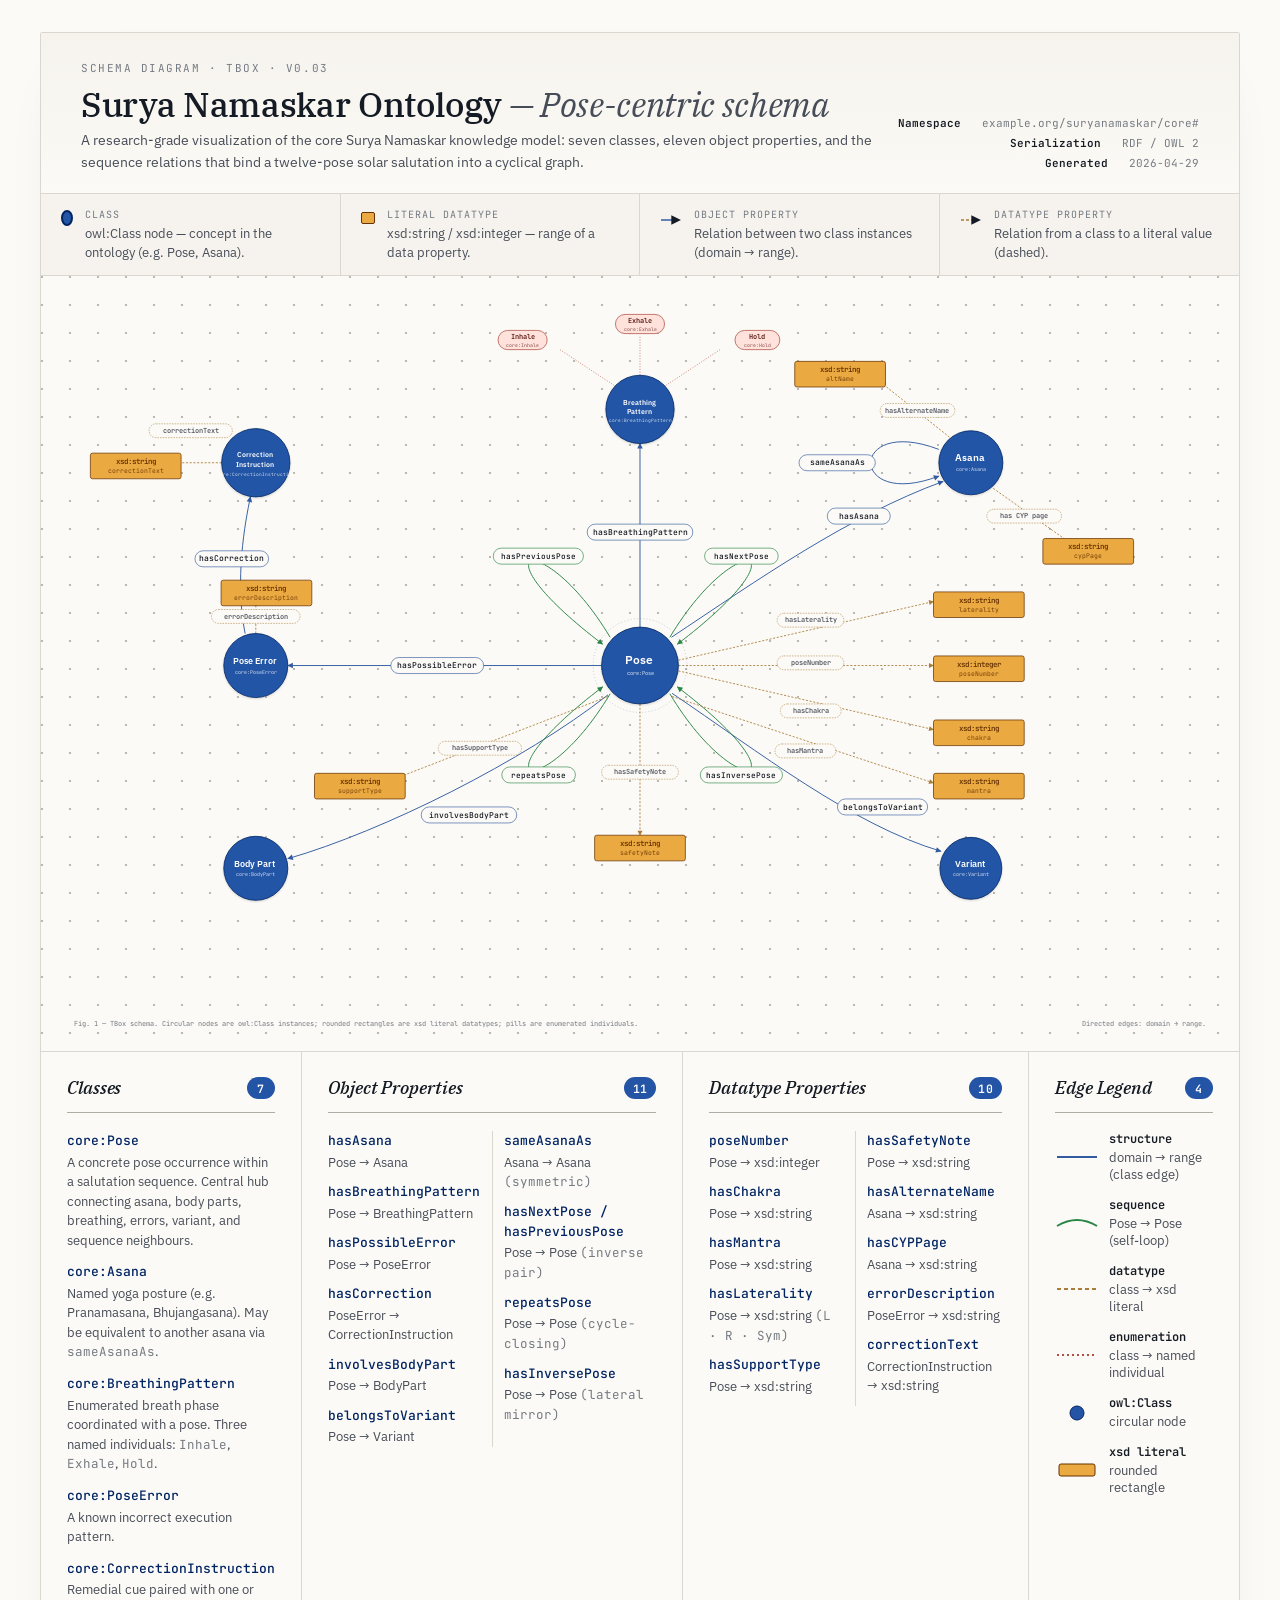
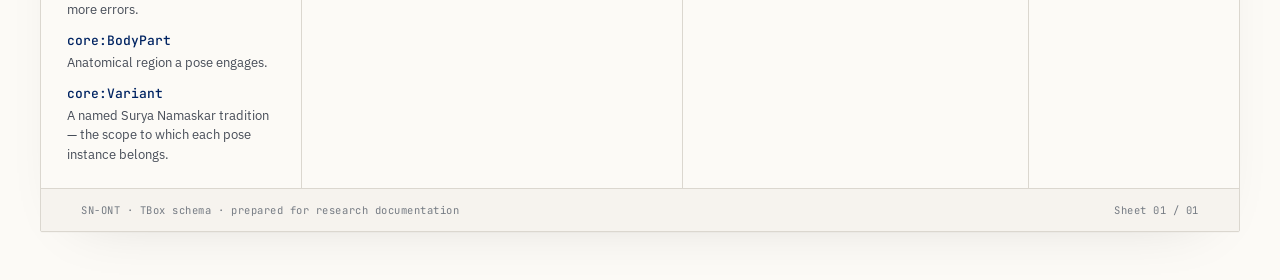
<file: sn-info-chatbot/Surya Namaskar Ontology - Standalone.html>
<!DOCTYPE html>
<html lang="en">
<head>
<meta charset="UTF-8" />
<title>Surya Namaskar Ontology — Schema Diagram</title>
<link rel="preconnect" href="https://fonts.googleapis.com">
<link rel="preconnect" href="https://fonts.gstatic.com" crossorigin>
<link href="https://fonts.googleapis.com/css2?family=IBM+Plex+Sans:wght@400;500;600;700&family=IBM+Plex+Serif:ital,wght@0,400;0,500;1,400&family=JetBrains+Mono:wght@400;500;600&display=swap" rel="stylesheet">
<style>
  :root {
    --paper: oklch(0.985 0.006 85);
    --paper-2: oklch(0.965 0.008 85);
    --ink: oklch(0.22 0.02 260);
    --ink-soft: oklch(0.42 0.02 260);
    --ink-muted: oklch(0.58 0.015 260);
    --rule: oklch(0.88 0.012 85);
    --rule-strong: oklch(0.75 0.015 85);

    --accent: oklch(0.46 0.14 260);
    --accent-soft: oklch(0.92 0.04 260);
    --accent-ink: oklch(0.28 0.12 260);

    --literal: oklch(0.78 0.14 75);
    --literal-soft: oklch(0.95 0.05 75);
    --literal-ink: oklch(0.38 0.10 60);

    --sequence: oklch(0.55 0.13 150);
    --structure: oklch(0.48 0.12 260);
    --data: oklch(0.62 0.10 75);

    --enum: oklch(0.55 0.13 30);
    --enum-soft: oklch(0.94 0.04 30);
    --enum-ink: oklch(0.32 0.10 30);
  }
  * { box-sizing: border-box; }
  html, body { margin: 0; padding: 0; background: var(--paper); color: var(--ink); font-family: 'IBM Plex Sans', system-ui, sans-serif; }
  body { min-height: 100vh; padding: 32px 40px 48px; }
  .page { max-width: 2000px; margin: 0 auto; background: var(--paper); border: 1px solid var(--rule); border-radius: 2px; box-shadow: 0 1px 0 oklch(0 0 0 / 0.02), 0 20px 60px -40px oklch(0 0 0 / 0.18); overflow: hidden; }

  header.sheet-head { padding: 28px 40px 20px; border-bottom: 1px solid var(--rule); display: grid; grid-template-columns: 1fr auto; gap: 24px; align-items: end; background: linear-gradient(180deg, var(--paper-2), var(--paper)); }
  .eyebrow { font-family: 'JetBrains Mono', monospace; font-size: 11px; letter-spacing: 0.14em; text-transform: uppercase; color: var(--ink-muted); margin-bottom: 10px; }
  h1 { font-family: 'IBM Plex Serif', Georgia, serif; font-weight: 500; font-size: 34px; line-height: 1.15; letter-spacing: -0.01em; margin: 0 0 6px; }
  h1 em { font-style: italic; color: var(--ink-soft); font-weight: 400; }
  .subtitle { font-size: 14px; color: var(--ink-soft); max-width: 820px; line-height: 1.55; }
  .meta { font-family: 'JetBrains Mono', monospace; font-size: 11px; color: var(--ink-muted); text-align: right; line-height: 1.8; }
  .meta b { color: var(--ink); font-weight: 600; }

  .legend { display: grid; grid-template-columns: repeat(4, 1fr); border-bottom: 1px solid var(--rule); background: var(--paper-2); }
  .legend-cell { padding: 14px 20px; border-right: 1px solid var(--rule); display: flex; gap: 12px; align-items: flex-start; }
  .legend-cell:last-child { border-right: none; }
  .legend-label { font-family: 'JetBrains Mono', monospace; font-size: 10px; letter-spacing: 0.1em; text-transform: uppercase; color: var(--ink-muted); margin-bottom: 3px; }
  .legend-text { font-size: 12.5px; color: var(--ink-soft); line-height: 1.45; }
  .sw-class { width: 16px; height: 16px; border-radius: 50%; background: var(--accent); border: 2px solid var(--accent-ink); margin-top: 2px; }
  .sw-literal { width: 18px; height: 12px; background: var(--literal); border: 1.5px solid var(--literal-ink); border-radius: 2px; margin-top: 4px; }
  .sw-obj, .sw-data { width: 22px; height: 14px; margin-top: 3px; }

  .diagram-wrap { padding: 16px 12px 12px; background: radial-gradient(circle at 1px 1px, oklch(0.78 0.01 85) 1px, transparent 1px) 0 0 / 28px 28px, var(--paper); }
  svg.diagram { display: block; width: 100%; height: auto; }

  .details { display: grid; grid-template-columns: 0.95fr 1.3fr 1.4fr 0.85fr; border-top: 1px solid var(--rule); }
  .detail { padding: 24px 26px; border-right: 1px solid var(--rule); }
  .detail:last-child { border-right: none; }
  .detail h3 { font-family: 'IBM Plex Serif', Georgia, serif; font-size: 18px; font-weight: 500; font-style: italic; letter-spacing: -0.005em; text-transform: none; color: var(--ink); margin: 0 0 18px; padding-bottom: 12px; border-bottom: 1px solid var(--rule-strong); display: flex; align-items: baseline; gap: 10px; }
  .detail dl { margin: 0; font-size: 15px; line-height: 1.5; }
  .detail dl.two-col { column-count: 2; column-gap: 24px; column-rule: 1px solid var(--rule); }
  .detail dl.two-col > div { break-inside: avoid; margin-bottom: 10px; }
  .detail dl.two-col dt { margin-top: 0; }
  .detail dl.two-col dd { margin-bottom: 0; }
  .detail dt { font-family: 'JetBrains Mono', monospace; font-size: 13px; color: var(--accent-ink); font-weight: 500; margin-top: 12px; }
  .detail dt:first-child { margin-top: 0; }
  .detail dd { margin: 2px 0 0; color: var(--ink-soft); font-size: 13px; }
  .detail .mono { font-family: 'JetBrains Mono', monospace; color: var(--ink-muted); font-size: 12.5px; }
  .count { display: inline-flex; align-items: center; justify-content: center; min-width: 28px; height: 22px; font-family: 'JetBrains Mono', monospace; font-size: 11.5px; padding: 0 9px; border-radius: 11px; color: white; background: var(--accent); margin-left: auto; font-weight: 600; letter-spacing: 0.02em; font-style: normal; transform: translateY(-1px); }

  .mini-legend { display: flex; flex-direction: column; gap: 14px; margin-top: 4px; }
  .mini-legend .row { display: flex; gap: 10px; align-items: center; }
  .mini-legend .row .glyph { flex: 0 0 44px; height: 18px; display: flex; align-items: center; }
  .mini-legend .row .txt { font-size: 13px; color: var(--ink-soft); }
  .mini-legend .row .txt b { color: var(--ink); font-weight: 600; display: block; font-family: 'JetBrains Mono', monospace; font-size: 12px; margin-bottom: 2px; }

  footer.sheet-foot { padding: 14px 40px; border-top: 1px solid var(--rule); display: flex; justify-content: space-between; font-family: 'JetBrains Mono', monospace; font-size: 10.5px; color: var(--ink-muted); letter-spacing: 0.05em; background: var(--paper-2); }

  #tweaks { position: fixed; right: 16px; bottom: 16px; width: 260px; background: var(--paper); border: 1px solid var(--rule-strong); border-radius: 6px; box-shadow: 0 10px 40px -12px oklch(0 0 0 / 0.25); padding: 14px 16px 16px; font-size: 12px; z-index: 100; display: none; }
  #tweaks.on { display: block; }
  #tweaks h4 { margin: 0 0 10px; font-family: 'JetBrains Mono', monospace; font-size: 10px; letter-spacing: 0.14em; color: var(--ink-muted); text-transform: uppercase; padding-bottom: 8px; border-bottom: 1px solid var(--rule); }
  .tweak-row { display: flex; flex-direction: column; gap: 4px; margin-bottom: 12px; }
  .tweak-row label { font-family: 'JetBrains Mono', monospace; font-size: 10px; color: var(--ink-muted); text-transform: uppercase; letter-spacing: 0.1em; }
  .seg { display: flex; border: 1px solid var(--rule-strong); border-radius: 4px; overflow: hidden; }
  .seg button { flex: 1; background: var(--paper); border: none; padding: 6px 4px; font: inherit; font-size: 11px; color: var(--ink-soft); cursor: pointer; border-right: 1px solid var(--rule); }
  .seg button:last-child { border-right: none; }
  .seg button.active { background: var(--accent); color: white; }

  body.theme-blueprint {
    --paper: oklch(0.24 0.03 240); --paper-2: oklch(0.28 0.035 240);
    --ink: oklch(0.95 0.01 240); --ink-soft: oklch(0.82 0.02 240); --ink-muted: oklch(0.68 0.03 240);
    --rule: oklch(0.38 0.04 240); --rule-strong: oklch(0.5 0.05 240);
    --accent: oklch(0.75 0.15 220); --accent-soft: oklch(0.35 0.08 240); --accent-ink: oklch(0.95 0.04 220);
    --literal: oklch(0.82 0.15 80); --literal-ink: oklch(0.95 0.04 80);
    --sequence: oklch(0.78 0.14 150); --structure: oklch(0.78 0.12 220); --data: oklch(0.78 0.10 80);
    --enum: oklch(0.82 0.15 30); --enum-ink: oklch(0.95 0.04 30);
  }
  body.theme-blueprint .diagram-wrap { background: radial-gradient(circle at 1px 1px, oklch(0.4 0.04 240) 1px, transparent 1px) 0 0 / 28px 28px, var(--paper); }
  body.theme-mono {
    --accent: oklch(0.32 0.01 260); --accent-soft: oklch(0.92 0.005 260); --accent-ink: oklch(0.18 0.01 260);
    --literal: oklch(0.8 0.005 260); --literal-ink: oklch(0.35 0.01 260);
    --sequence: oklch(0.42 0.02 260); --structure: oklch(0.35 0.02 260); --data: oklch(0.55 0.02 260);
    --enum: oklch(0.5 0.02 260); --enum-ink: oklch(0.25 0.01 260);
  }

  @media print { body { padding: 0; } .page { box-shadow: none; border: none; } #tweaks { display: none !important; } }
</style>
</head>
<body>

<template id="__bundler_thumbnail" data-bg-color="#f5f1e8">
  <svg viewBox="0 0 1200 800" xmlns="http://www.w3.org/2000/svg">
    <rect width="1200" height="800" fill="#f5f1e8"/>
    <g stroke="#3a4a8a" stroke-width="6" fill="none" opacity="0.7">
      <line x1="600" y1="400" x2="300" y2="220"/>
      <line x1="600" y1="400" x2="900" y2="220"/>
      <line x1="600" y1="400" x2="300" y2="580"/>
      <line x1="600" y1="400" x2="900" y2="580"/>
      <line x1="600" y1="400" x2="600" y2="180"/>
      <line x1="600" y1="400" x2="600" y2="620"/>
    </g>
    <g fill="#3a4a8a">
      <circle cx="300" cy="220" r="38"/>
      <circle cx="900" cy="220" r="38"/>
      <circle cx="300" cy="580" r="38"/>
      <circle cx="900" cy="580" r="38"/>
      <circle cx="600" cy="180" r="34"/>
      <circle cx="600" cy="620" r="34"/>
    </g>
    <circle cx="600" cy="400" r="68" fill="#3a4a8a"/>
    <g fill="#e8b864" stroke="#7a5a1a" stroke-width="2.5">
      <rect x="990" y="380" width="120" height="40" rx="4"/>
      <rect x="90" y="380" width="120" height="40" rx="4"/>
    </g>
  </svg>
</template>

<div class="page">
  <header class="sheet-head">
    <div>
      <div class="eyebrow">Schema Diagram · TBox · v0.03</div>
      <h1>Surya Namaskar Ontology <em>— Pose-centric schema</em></h1>
      <div class="subtitle">A research-grade visualization of the core Surya Namaskar knowledge model: seven classes, eleven object properties, and the sequence relations that bind a twelve-pose solar salutation into a cyclical graph.</div>
    </div>
    <div class="meta">
      <div><b>Namespace</b> &nbsp; example.org/suryanamaskar/core#</div>
      <div><b>Serialization</b> &nbsp; RDF / OWL 2</div>
      <div><b>Generated</b> &nbsp; 2026-04-29</div>
    </div>
  </header>

  <div class="legend">
    <div class="legend-cell"><div class="sw-class"></div><div><div class="legend-label">Class</div><div class="legend-text">owl:Class node — concept in the ontology (e.g. Pose, Asana).</div></div></div>
    <div class="legend-cell"><div class="sw-literal"></div><div><div class="legend-label">Literal Datatype</div><div class="legend-text">xsd:string / xsd:integer — range of a data property.</div></div></div>
    <div class="legend-cell"><div class="sw-obj"><svg viewBox="0 0 22 14" width="22" height="14"><defs><marker id="lg-arrow" viewBox="0 0 10 10" refX="8" refY="5" markerWidth="6" markerHeight="6" orient="auto"><path d="M0,0 L10,5 L0,10 z" fill="currentColor"/></marker></defs><line x1="1" y1="7" x2="19" y2="7" stroke="currentColor" stroke-width="1.6" marker-end="url(#lg-arrow)" style="color: var(--structure)"/></svg></div><div><div class="legend-label">Object Property</div><div class="legend-text">Relation between two class instances (domain → range).</div></div></div>
    <div class="legend-cell"><div class="sw-data"><svg viewBox="0 0 22 14" width="22" height="14"><line x1="1" y1="7" x2="19" y2="7" stroke="currentColor" stroke-width="1.6" stroke-dasharray="3 2" marker-end="url(#lg-arrow)" style="color: var(--data)"/></svg></div><div><div class="legend-label">Datatype Property</div><div class="legend-text">Relation from a class to a literal value (dashed).</div></div></div>
  </div>

  <div class="diagram-wrap">
    <svg class="diagram" viewBox="0 0 2200 1400" xmlns="http://www.w3.org/2000/svg" role="img" aria-label="Surya Namaskar schema diagram">
      <defs>
        <marker id="arrow-struct" viewBox="0 0 12 12" refX="10" refY="6" markerWidth="7" markerHeight="7" orient="auto-start-reverse"><path d="M1,1 L11,6 L1,11 z" fill="var(--structure)"/></marker>
        <marker id="arrow-data" viewBox="0 0 12 12" refX="10" refY="6" markerWidth="7" markerHeight="7" orient="auto-start-reverse"><path d="M1,1 L11,6 L1,11 z" fill="var(--data)"/></marker>
        <marker id="arrow-seq" viewBox="0 0 12 12" refX="10" refY="6" markerWidth="7" markerHeight="7" orient="auto-start-reverse"><path d="M1,1 L11,6 L1,11 z" fill="var(--sequence)"/></marker>
        <marker id="arrow-enum" viewBox="0 0 12 12" refX="10" refY="6" markerWidth="7" markerHeight="7" orient="auto-start-reverse"><path d="M1,1 L11,6 L1,11 z" fill="var(--enum)"/></marker>
        <filter id="soft" x="-20%" y="-20%" width="140%" height="140%">
          <feGaussianBlur in="SourceAlpha" stdDeviation="2"/><feOffset dx="0" dy="1"/>
          <feComponentTransfer><feFuncA type="linear" slope="0.15"/></feComponentTransfer>
          <feMerge><feMergeNode/><feMergeNode in="SourceGraphic"/></feMerge>
        </filter>
      </defs>

      <!-- =====================================================
           LAYOUT (2200 × 1400)
             Pose              centre  (1100, 700)    r=72
             Asana             NE      (1720, 320)    r=60
             BreathingPattern  N       (1100, 220)    r=64
             CorrectionInstr.  NW      (380, 320)     r=64
             PoseError         W       (380, 700)     r=60
             BodyPart          SW      (380, 1080)    r=60
             Variant           SE      (1720, 1080)   r=58
             Breathing individuals (Inhale/Exhale/Hold) sit above BreathingPattern
           ===================================================== -->

      <!-- =========== CLASS → CLASS EDGES =========== -->
      <g stroke="var(--structure)" stroke-width="1.8" fill="none">
        <!-- Pose → Asana (hasAsana) -->
        <path d="M 1159,647 C 1320,540 1490,420 1668,355" marker-end="url(#arrow-struct)"/>
        <!-- Pose → BreathingPattern (hasBreathingPattern) -->
        <path d="M 1100,628 L 1100,284" marker-end="url(#arrow-struct)"/>
        <!-- Pose → PoseError (hasPossibleError) -->
        <path d="M 1028,700 L 440,700" marker-end="url(#arrow-struct)"/>
        <!-- PoseError → CorrectionInstruction (hasCorrection) -->
        <path d="M 360,640 C 340,540 360,430 370,384" marker-end="url(#arrow-struct)"/>
        <!-- Pose → BodyPart (involvesBodyPart) -->
        <path d="M 1040,755 C 880,880 620,1010 440,1062" marker-end="url(#arrow-struct)"/>
        <!-- Pose → Variant (belongsToVariant) -->
        <path d="M 1160,752 C 1320,860 1500,1000 1664,1048" marker-end="url(#arrow-struct)"/>
        <!-- Asana ↔ Asana (sameAsanaAs) self-loop right side -->
        <path d="M 1660,295 C 1490,230 1490,410 1660,345" marker-end="url(#arrow-struct)"/>
      </g>

      <!-- =========== POSE SELF-LOOPS (SEQUENCE, green) =========== -->
      <g stroke="var(--sequence)" stroke-width="1.8" fill="none">
        <!-- hasNextPose — NE loop -->
        <path d="M 1156,647 C 1280,440 1420,470 1170,660" marker-end="url(#arrow-seq)"/>
        <!-- hasPreviousPose — NW loop -->
        <path d="M 1044,647 C 920,440 780,470 1030,660" marker-end="url(#arrow-seq)"/>
        <!-- repeatsPose — SW loop -->
        <path d="M 1044,753 C 920,960 780,930 1030,740" marker-end="url(#arrow-seq)"/>
        <!-- hasInversePose — SE loop -->
        <path d="M 1156,753 C 1280,960 1420,930 1170,740" marker-end="url(#arrow-seq)"/>
      </g>

      <!-- =========== ENUM EDGES — BreathingPattern individuals =========== -->
      <g stroke="var(--enum)" stroke-width="1.4" stroke-dasharray="2 3" fill="none" opacity="0.85">
        <!-- BreathingPattern (1100,220) → Inhale (880,90) -->
        <path d="M 1056,178 L 950,108"/>
        <!-- BreathingPattern → Exhale (1100,60) -->
        <path d="M 1100,156 L 1100,82"/>
        <!-- BreathingPattern → Hold (1320,90) -->
        <path d="M 1144,178 L 1250,108"/>
      </g>

      <!-- =========== DATATYPE EDGES (dashed amber) =========== -->
      <g stroke="var(--data)" stroke-width="1.6" stroke-dasharray="4 3" fill="none">
        <!-- Pose literal fan -->
        <!-- poseNumber (due E) -->
        <path d="M 1172,700 L 1650,700" marker-end="url(#arrow-data)"/>
        <!-- hasLaterality (ENE) -->
        <path d="M 1172,690 L 1650,580" marker-end="url(#arrow-data)"/>
        <!-- hasChakra (ESE) -->
        <path d="M 1172,710 L 1650,820" marker-end="url(#arrow-data)"/>
        <!-- hasMantra (far SE, below chakra) -->
        <path d="M 1160,758 L 1650,920" marker-end="url(#arrow-data)"/>
        <!-- hasSupportType (far SW) -->
        <path d="M 1040,758 L 620,920" marker-end="url(#arrow-data)"/>
        <!-- hasSafetyNote (vertical below Pose) -->
        <path d="M 1100,772 L 1100,1018" marker-end="url(#arrow-data)"/>

        <!-- Asana literals -->
        <!-- hasAlternateName (NW of Asana) -->
        <path d="M 1680,272 L 1552,170" marker-end="url(#arrow-data)"/>
        <!-- hasCYPPage (SE of Asana) -->
        <path d="M 1762,368 L 1920,480" marker-end="url(#arrow-data)"/>

        <!-- PoseError.errorDescription (above PoseError) -->
        <path d="M 380,640 L 380,580" marker-end="url(#arrow-data)"/>

        <!-- CorrectionInstruction.correctionText (left of node) -->
        <path d="M 316,320 L 210,320" marker-end="url(#arrow-data)"/>
      </g>

      <!-- =========== LITERAL DATATYPE BOXES =========== -->
      <g font-family="'JetBrains Mono', monospace" font-size="14" fill="var(--literal-ink)" font-weight="600">
        <!-- Pose: poseNumber -->
        <g transform="translate(1650 682)">
          <rect width="170" height="48" rx="4" fill="var(--literal)" stroke="var(--literal-ink)" stroke-width="1.4"/>
          <text x="85" y="20" text-anchor="middle">xsd:integer</text>
          <text x="85" y="37" text-anchor="middle" font-size="12" font-weight="400" opacity="0.88">poseNumber</text>
        </g>
        <!-- Pose: hasLaterality -->
        <g transform="translate(1650 562)">
          <rect width="170" height="48" rx="4" fill="var(--literal)" stroke="var(--literal-ink)" stroke-width="1.4"/>
          <text x="85" y="20" text-anchor="middle">xsd:string</text>
          <text x="85" y="37" text-anchor="middle" font-size="12" font-weight="400" opacity="0.88">laterality</text>
        </g>
        <!-- Pose: hasChakra -->
        <g transform="translate(1650 802)">
          <rect width="170" height="48" rx="4" fill="var(--literal)" stroke="var(--literal-ink)" stroke-width="1.4"/>
          <text x="85" y="20" text-anchor="middle">xsd:string</text>
          <text x="85" y="37" text-anchor="middle" font-size="12" font-weight="400" opacity="0.88">chakra</text>
        </g>
        <!-- Pose: hasMantra -->
        <g transform="translate(1650 902)">
          <rect width="170" height="48" rx="4" fill="var(--literal)" stroke="var(--literal-ink)" stroke-width="1.4"/>
          <text x="85" y="20" text-anchor="middle">xsd:string</text>
          <text x="85" y="37" text-anchor="middle" font-size="12" font-weight="400" opacity="0.88">mantra</text>
        </g>
        <!-- Pose: hasSupportType -->
        <g transform="translate(490 902)">
          <rect width="170" height="48" rx="4" fill="var(--literal)" stroke="var(--literal-ink)" stroke-width="1.4"/>
          <text x="85" y="20" text-anchor="middle">xsd:string</text>
          <text x="85" y="37" text-anchor="middle" font-size="12" font-weight="400" opacity="0.88">supportType</text>
        </g>
        <!-- Pose: hasSafetyNote -->
        <g transform="translate(1015 1018)">
          <rect width="170" height="48" rx="4" fill="var(--literal)" stroke="var(--literal-ink)" stroke-width="1.4"/>
          <text x="85" y="20" text-anchor="middle">xsd:string</text>
          <text x="85" y="37" text-anchor="middle" font-size="12" font-weight="400" opacity="0.88">safetyNote</text>
        </g>
        <!-- Asana: hasAlternateName -->
        <g transform="translate(1390 130)">
          <rect width="170" height="48" rx="4" fill="var(--literal)" stroke="var(--literal-ink)" stroke-width="1.4"/>
          <text x="85" y="20" text-anchor="middle">xsd:string</text>
          <text x="85" y="37" text-anchor="middle" font-size="12" font-weight="400" opacity="0.88">altName</text>
        </g>
        <!-- Asana: hasCYPPage -->
        <g transform="translate(1855 462)">
          <rect width="170" height="48" rx="4" fill="var(--literal)" stroke="var(--literal-ink)" stroke-width="1.4"/>
          <text x="85" y="20" text-anchor="middle">xsd:string</text>
          <text x="85" y="37" text-anchor="middle" font-size="12" font-weight="400" opacity="0.88">cypPage</text>
        </g>
        <!-- PoseError.errorDescription -->
        <g transform="translate(315 540)">
          <rect width="170" height="48" rx="4" fill="var(--literal)" stroke="var(--literal-ink)" stroke-width="1.4"/>
          <text x="85" y="20" text-anchor="middle">xsd:string</text>
          <text x="85" y="37" text-anchor="middle" font-size="12" font-weight="400" opacity="0.88">errorDescription</text>
        </g>
        <!-- CorrectionInstruction.correctionText -->
        <g transform="translate(70 302)">
          <rect width="170" height="48" rx="4" fill="var(--literal)" stroke="var(--literal-ink)" stroke-width="1.4"/>
          <text x="85" y="20" text-anchor="middle">xsd:string</text>
          <text x="85" y="37" text-anchor="middle" font-size="12" font-weight="400" opacity="0.88">correctionText</text>
        </g>
      </g>

      <!-- =========== BREATHING-PATTERN INDIVIDUALS (orange-tinted pills) =========== -->
      <g font-family="'JetBrains Mono', monospace" font-size="13" font-weight="600" fill="var(--enum-ink)">
        <!-- Inhale -->
        <g transform="translate(880 90)">
          <rect x="-46" y="-18" width="92" height="36" rx="18" fill="var(--enum-soft)" stroke="var(--enum)" stroke-width="1.4"/>
          <text text-anchor="middle" y="-1" font-size="13">Inhale</text>
          <text text-anchor="middle" y="13" font-size="9" font-weight="400" opacity="0.75">core:Inhale</text>
        </g>
        <!-- Exhale -->
        <g transform="translate(1100 60)">
          <rect x="-46" y="-18" width="92" height="36" rx="18" fill="var(--enum-soft)" stroke="var(--enum)" stroke-width="1.4"/>
          <text text-anchor="middle" y="-1" font-size="13">Exhale</text>
          <text text-anchor="middle" y="13" font-size="9" font-weight="400" opacity="0.75">core:Exhale</text>
        </g>
        <!-- Hold -->
        <g transform="translate(1320 90)">
          <rect x="-42" y="-18" width="84" height="36" rx="18" fill="var(--enum-soft)" stroke="var(--enum)" stroke-width="1.4"/>
          <text text-anchor="middle" y="-1" font-size="13">Hold</text>
          <text text-anchor="middle" y="13" font-size="9" font-weight="400" opacity="0.75">core:Hold</text>
        </g>
      </g>

      <!-- =========== STRUCTURAL EDGE LABELS (pill) =========== -->
      <g font-family="'JetBrains Mono', monospace" font-size="15" font-weight="500">
        <!-- hasAsana -->
        <g transform="translate(1510 420)">
          <rect x="-59" y="-15" width="118" height="30" rx="15" fill="var(--paper)" stroke="var(--structure)" stroke-width="1.2"/>
          <text text-anchor="middle" y="5" fill="var(--ink)">hasAsana</text>
        </g>
        <!-- hasBreathingPattern — along Pose→BreathingPattern vertical -->
        <g transform="translate(1100 450)">
          <rect x="-99" y="-15" width="198" height="30" rx="15" fill="var(--paper)" stroke="var(--structure)" stroke-width="1.2"/>
          <text text-anchor="middle" y="5" fill="var(--ink)">hasBreathingPattern</text>
        </g>
        <!-- has possible error -->
        <g transform="translate(720 700)">
          <rect x="-87" y="-15" width="174" height="30" rx="15" fill="var(--paper)" stroke="var(--structure)" stroke-width="1.2"/>
          <text text-anchor="middle" y="5" fill="var(--ink)">hasPossibleError</text>
        </g>
        <!-- has correction -->
        <g transform="translate(335 500)">
          <rect x="-69" y="-15" width="138" height="30" rx="15" fill="var(--paper)" stroke="var(--structure)" stroke-width="1.2"/>
          <text text-anchor="middle" y="5" fill="var(--ink)">hasCorrection</text>
        </g>
        <!-- involves body part -->
        <g transform="translate(780 980)">
          <rect x="-90" y="-15" width="179" height="30" rx="15" fill="var(--paper)" stroke="var(--structure)" stroke-width="1.2"/>
          <text text-anchor="middle" y="5" fill="var(--ink)">involvesBodyPart</text>
        </g>
        <!-- belongsToVariant -->
        <g transform="translate(1555 965)">
          <rect x="-85" y="-15" width="169" height="30" rx="15" fill="var(--paper)" stroke="var(--structure)" stroke-width="1.2"/>
          <text text-anchor="middle" y="5" fill="var(--ink)">belongsToVariant</text>
        </g>
        <!-- same asana as -->
        <g transform="translate(1470 320)">
          <rect x="-72" y="-15" width="143" height="30" rx="15" fill="var(--paper)" stroke="var(--structure)" stroke-width="1.2"/>
          <text text-anchor="middle" y="5" fill="var(--ink)">sameAsanaAs</text>
        </g>
      </g>

      <!-- =========== SEQUENCE SELF-LOOP LABELS =========== -->
      <g font-family="'JetBrains Mono', monospace" font-size="14.5" font-weight="500">
        <g transform="translate(1290 495)">
          <rect x="-69" y="-15" width="138" height="30" rx="15" fill="var(--paper)" stroke="var(--sequence)" stroke-width="1.2"/>
          <text text-anchor="middle" y="5" fill="var(--ink)">hasNextPose</text>
        </g>
        <g transform="translate(910 495)">
          <rect x="-85" y="-15" width="169" height="30" rx="15" fill="var(--paper)" stroke="var(--sequence)" stroke-width="1.2"/>
          <text text-anchor="middle" y="5" fill="var(--ink)">hasPreviousPose</text>
        </g>
        <g transform="translate(910 905)">
          <rect x="-69" y="-15" width="138" height="30" rx="15" fill="var(--paper)" stroke="var(--sequence)" stroke-width="1.2"/>
          <text text-anchor="middle" y="5" fill="var(--ink)">repeatsPose</text>
        </g>
        <g transform="translate(1290 905)">
          <rect x="-77" y="-15" width="154" height="30" rx="15" fill="var(--paper)" stroke="var(--sequence)" stroke-width="1.2"/>
          <text text-anchor="middle" y="5" fill="var(--ink)">hasInversePose</text>
        </g>
      </g>

      <!-- =========== DATATYPE EDGE LABELS =========== -->
      <g font-family="'JetBrains Mono', monospace" font-size="13" font-weight="500" fill="var(--ink-soft)">
        <g transform="translate(1420 695)"><rect x="-63" y="-13" width="125" height="26" rx="13" fill="var(--paper)" stroke="var(--data)" stroke-width="1" stroke-dasharray="3 2"/><text text-anchor="middle" y="4">poseNumber</text></g>
        <g transform="translate(1420 615)"><rect x="-63" y="-13" width="125" height="26" rx="13" fill="var(--paper)" stroke="var(--data)" stroke-width="1" stroke-dasharray="3 2"/><text text-anchor="middle" y="4">hasLaterality</text></g>
        <g transform="translate(1420 785)"><rect x="-57" y="-13" width="114" height="26" rx="13" fill="var(--paper)" stroke="var(--data)" stroke-width="1" stroke-dasharray="3 2"/><text text-anchor="middle" y="4">hasChakra</text></g>
        <g transform="translate(1410 860)"><rect x="-57" y="-13" width="114" height="26" rx="13" fill="var(--paper)" stroke="var(--data)" stroke-width="1" stroke-dasharray="3 2"/><text text-anchor="middle" y="4">hasMantra</text></g>
        <g transform="translate(800 855)"><rect x="-78" y="-13" width="156" height="26" rx="13" fill="var(--paper)" stroke="var(--data)" stroke-width="1" stroke-dasharray="3 2"/><text text-anchor="middle" y="4">hasSupportType</text></g>
        <g transform="translate(1100 900)"><rect x="-72" y="-13" width="144" height="26" rx="13" fill="var(--paper)" stroke="var(--data)" stroke-width="1" stroke-dasharray="3 2"/><text text-anchor="middle" y="4">hasSafetyNote</text></g>
        <g transform="translate(1620 222)"><rect x="-70" y="-13" width="140" height="26" rx="13" fill="var(--paper)" stroke="var(--data)" stroke-width="1" stroke-dasharray="3 2"/><text text-anchor="middle" y="4">hasAlternateName</text></g>
        <g transform="translate(1820 420)"><rect x="-70" y="-13" width="140" height="26" rx="13" fill="var(--paper)" stroke="var(--data)" stroke-width="1" stroke-dasharray="3 2"/><text text-anchor="middle" y="4">has CYP page</text></g>
        <g transform="translate(380 608)"><rect x="-83" y="-13" width="166" height="26" rx="13" fill="var(--paper)" stroke="var(--data)" stroke-width="1" stroke-dasharray="3 2"/><text text-anchor="middle" y="4">errorDescription</text></g>
        <g transform="translate(258 260)"><rect x="-78" y="-13" width="156" height="26" rx="13" fill="var(--paper)" stroke="var(--data)" stroke-width="1" stroke-dasharray="3 2"/><text text-anchor="middle" y="4">correctionText</text></g>
      </g>

      <!-- =========== CLASS NODES =========== -->
      <!-- Pose -->
      <g transform="translate(1100 700)">
        <circle r="88" fill="none" stroke="var(--accent-ink)" stroke-width="0.8" stroke-dasharray="2 4" opacity="0.45"/>
        <circle r="72" fill="var(--accent)" stroke="var(--accent-ink)" stroke-width="1.5" filter="url(#soft)"/>
        <text text-anchor="middle" fill="white">
          <tspan x="0" y="-3" font-size="22" font-weight="600" letter-spacing="0.01em">Pose</tspan>
          <tspan x="0" y="18" font-size="10" opacity="0.82" font-family="'JetBrains Mono',monospace">core:Pose</tspan>
        </text>
      </g>
      <!-- Asana -->
      <g transform="translate(1720 320)">
        <circle r="60" fill="var(--accent)" stroke="var(--accent-ink)" stroke-width="1.5" filter="url(#soft)"/>
        <text text-anchor="middle" fill="white">
          <tspan x="0" y="-3" font-size="18" font-weight="600">Asana</tspan>
          <tspan x="0" y="15" font-size="9.5" opacity="0.8" font-family="'JetBrains Mono',monospace">core:Asana</tspan>
        </text>
      </g>
      <!-- Breathing Pattern -->
      <g transform="translate(1100 220)">
        <circle r="64" fill="var(--accent)" stroke="var(--accent-ink)" stroke-width="1.5" filter="url(#soft)"/>
        <text text-anchor="middle" fill="white">
          <tspan x="0" y="-9" font-size="14" font-weight="600">Breathing</tspan>
          <tspan x="0" y="8" font-size="14" font-weight="600">Pattern</tspan>
          <tspan x="0" y="24" font-size="8.5" opacity="0.8" font-family="'JetBrains Mono',monospace">core:BreathingPattern</tspan>
        </text>
      </g>
      <!-- Correction Instruction -->
      <g transform="translate(380 320)">
        <circle r="64" fill="var(--accent)" stroke="var(--accent-ink)" stroke-width="1.5" filter="url(#soft)"/>
        <text text-anchor="middle" fill="white">
          <tspan x="0" y="-10" font-size="14" font-weight="600">Correction</tspan>
          <tspan x="0" y="7" font-size="14" font-weight="600">Instruction</tspan>
          <tspan x="0" y="24" font-size="8.5" opacity="0.8" font-family="'JetBrains Mono',monospace">core:CorrectionInstruction</tspan>
        </text>
      </g>
      <!-- Pose Error -->
      <g transform="translate(380 700)">
        <circle r="60" fill="var(--accent)" stroke="var(--accent-ink)" stroke-width="1.5" filter="url(#soft)"/>
        <text text-anchor="middle" fill="white">
          <tspan x="0" y="-3" font-size="17" font-weight="600">Pose Error</tspan>
          <tspan x="0" y="15" font-size="9.5" opacity="0.8" font-family="'JetBrains Mono',monospace">core:PoseError</tspan>
        </text>
      </g>
      <!-- Body Part -->
      <g transform="translate(380 1080)">
        <circle r="60" fill="var(--accent)" stroke="var(--accent-ink)" stroke-width="1.5" filter="url(#soft)"/>
        <text text-anchor="middle" fill="white">
          <tspan x="0" y="-3" font-size="17" font-weight="600">Body Part</tspan>
          <tspan x="0" y="15" font-size="9.5" opacity="0.8" font-family="'JetBrains Mono',monospace">core:BodyPart</tspan>
        </text>
      </g>
      <!-- Variant -->
      <g transform="translate(1720 1080)">
        <circle r="58" fill="var(--accent)" stroke="var(--accent-ink)" stroke-width="1.5" filter="url(#soft)"/>
        <text text-anchor="middle" fill="white">
          <tspan x="0" y="-3" font-size="17" font-weight="600">Variant</tspan>
          <tspan x="0" y="15" font-size="9.5" opacity="0.8" font-family="'JetBrains Mono',monospace">core:Variant</tspan>
        </text>
      </g>

      <g font-family="'JetBrains Mono', monospace" font-size="13" fill="var(--ink-muted)">
        <text x="40" y="1375">Fig. 1 — TBox schema. Circular nodes are owl:Class instances; rounded rectangles are xsd literal datatypes; pills are enumerated individuals.</text>
        <text x="2160" y="1375" text-anchor="end">Directed edges: domain → range.</text>
      </g>
    </svg>
  </div>

  <div class="details">
    <div class="detail">
      <h3>Classes <span class="count">7</span></h3>
      <dl>
        <dt>core:Pose</dt><dd>A concrete pose occurrence within a salutation sequence. Central hub connecting asana, body parts, breathing, errors, variant, and sequence neighbours.</dd>
        <dt>core:Asana</dt><dd>Named yoga posture (e.g. Pranamasana, Bhujangasana). May be equivalent to another asana via <span class="mono">sameAsanaAs</span>.</dd>
        <dt>core:BreathingPattern</dt><dd>Enumerated breath phase coordinated with a pose. Three named individuals: <span class="mono">Inhale</span>, <span class="mono">Exhale</span>, <span class="mono">Hold</span>.</dd>
        <dt>core:PoseError</dt><dd>A known incorrect execution pattern.</dd>
        <dt>core:CorrectionInstruction</dt><dd>Remedial cue paired with one or more errors.</dd>
        <dt>core:BodyPart</dt><dd>Anatomical region a pose engages.</dd>
        <dt>core:Variant</dt><dd>A named Surya Namaskar tradition — the scope to which each pose instance belongs.</dd>
      </dl>
    </div>
    <div class="detail">
      <h3>Object Properties <span class="count">11</span></h3>
      <dl class="two-col">
        <div><dt>hasAsana</dt><dd>Pose → Asana</dd></div>
        <div><dt>hasBreathingPattern</dt><dd>Pose → BreathingPattern</dd></div>
        <div><dt>hasPossibleError</dt><dd>Pose → PoseError</dd></div>
        <div><dt>hasCorrection</dt><dd>PoseError → CorrectionInstruction</dd></div>
        <div><dt>involvesBodyPart</dt><dd>Pose → BodyPart</dd></div>
        <div><dt>belongsToVariant</dt><dd>Pose → Variant</dd></div>
        <div><dt>sameAsanaAs</dt><dd>Asana → Asana <span class="mono">(symmetric)</span></dd></div>
        <div><dt>hasNextPose / hasPreviousPose</dt><dd>Pose → Pose <span class="mono">(inverse pair)</span></dd></div>
        <div><dt>repeatsPose</dt><dd>Pose → Pose <span class="mono">(cycle-closing)</span></dd></div>
        <div><dt>hasInversePose</dt><dd>Pose → Pose <span class="mono">(lateral mirror)</span></dd></div>
      </dl>
    </div>
    <div class="detail">
      <h3>Datatype Properties <span class="count">10</span></h3>
      <dl class="two-col">
        <div><dt>poseNumber</dt><dd>Pose → xsd:integer</dd></div>
        <div><dt>hasChakra</dt><dd>Pose → xsd:string</dd></div>
        <div><dt>hasMantra</dt><dd>Pose → xsd:string</dd></div>
        <div><dt>hasLaterality</dt><dd>Pose → xsd:string <span class="mono">(L · R · Sym)</span></dd></div>
        <div><dt>hasSupportType</dt><dd>Pose → xsd:string</dd></div>
        <div><dt>hasSafetyNote</dt><dd>Pose → xsd:string</dd></div>
        <div><dt>hasAlternateName</dt><dd>Asana → xsd:string</dd></div>
        <div><dt>hasCYPPage</dt><dd>Asana → xsd:string</dd></div>
        <div><dt>errorDescription</dt><dd>PoseError → xsd:string</dd></div>
        <div><dt>correctionText</dt><dd>CorrectionInstruction → xsd:string</dd></div>
      </dl>
    </div>
    <div class="detail">
      <h3>Edge Legend <span class="count">4</span></h3>
      <div class="mini-legend">
        <div class="row">
          <span class="glyph"><svg width="44" height="10"><line x1="2" y1="5" x2="42" y2="5" stroke="var(--structure)" stroke-width="2"/></svg></span>
          <span class="txt"><b>structure</b>domain → range (class edge)</span>
        </div>
        <div class="row">
          <span class="glyph"><svg width="44" height="14"><path d="M 2,10 Q 22,-2 42,10" stroke="var(--sequence)" stroke-width="2" fill="none"/></svg></span>
          <span class="txt"><b>sequence</b>Pose → Pose (self-loop)</span>
        </div>
        <div class="row">
          <span class="glyph"><svg width="44" height="10"><line x1="2" y1="5" x2="42" y2="5" stroke="var(--data)" stroke-width="2" stroke-dasharray="4 3"/></svg></span>
          <span class="txt"><b>datatype</b>class → xsd literal</span>
        </div>
        <div class="row">
          <span class="glyph"><svg width="44" height="10"><line x1="2" y1="5" x2="42" y2="5" stroke="var(--enum)" stroke-width="2" stroke-dasharray="2 3"/></svg></span>
          <span class="txt"><b>enumeration</b>class → named individual</span>
        </div>
        <div class="row">
          <span class="glyph"><svg width="44" height="18"><circle cx="22" cy="9" r="7" fill="var(--accent)" stroke="var(--accent-ink)"/></svg></span>
          <span class="txt"><b>owl:Class</b>circular node</span>
        </div>
        <div class="row">
          <span class="glyph"><svg width="44" height="18"><rect x="4" y="3" width="36" height="12" rx="2" fill="var(--literal)" stroke="var(--literal-ink)"/></svg></span>
          <span class="txt"><b>xsd literal</b>rounded rectangle</span>
        </div>
      </div>
    </div>
  </div>

  <footer class="sheet-foot">
    <div>SN-ONT · TBox schema · prepared for research documentation</div>
    <div>Sheet 01 / 01</div>
  </footer>
</div>

<div id="tweaks">
  <h4>Tweaks</h4>
  <div class="tweak-row">
    <label>Theme</label>
    <div class="seg" data-group="theme">
      <button data-v="paper" class="active">Paper</button>
      <button data-v="mono">Mono</button>
      <button data-v="blueprint">Blueprint</button>
    </div>
  </div>
  <div class="tweak-row">
    <label>Sequence edges</label>
    <div class="seg" data-group="seq">
      <button data-v="on" class="active">Show</button>
      <button data-v="off">Hide</button>
    </div>
  </div>
  <div class="tweak-row">
    <label>Literals</label>
    <div class="seg" data-group="lit">
      <button data-v="on" class="active">Show</button>
      <button data-v="off">Hide</button>
    </div>
  </div>
</div>

<script>
  const TWEAK_DEFAULS = /*EDITMODE-BEGIN*/{
    "theme": "paper",
    "sequenceEdges": true,
    "literals": true
  }/*EDITMODE-END*/;

  const state = { ...TWEAK_DEFAULS };

  function apply() {
    document.body.classList.remove('theme-paper','theme-mono','theme-blueprint');
    document.body.classList.add('theme-' + state.theme);

    document.querySelectorAll('svg path').forEach(p => {
      const s = p.getAttribute('stroke') || '';
      if (s.includes('--sequence')) p.style.display = state.sequenceEdges ? '' : 'none';
    });
    document.querySelectorAll('svg rect').forEach(r => {
      const s = r.getAttribute('stroke') || '';
      if (s === 'var(--sequence)') r.parentElement.style.display = state.sequenceEdges ? '' : 'none';
    });

    document.querySelectorAll('svg path').forEach(p => {
      const s = p.getAttribute('stroke') || '';
      if (s.includes('--data')) p.style.display = state.literals ? '' : 'none';
    });
    document.querySelectorAll('svg rect').forEach(r => {
      const s = r.getAttribute('stroke') || '';
      const sd = r.getAttribute('stroke-dasharray') || '';
      const f = r.getAttribute('fill') || '';
      if (f === 'var(--literal)' || s === 'var(--data)' || (sd && s !== 'var(--sequence)' && s !== 'var(--structure)' && s !== 'var(--enum)')) {
        r.parentElement.style.display = state.literals ? '' : 'none';
      }
    });

    document.querySelectorAll('#tweaks .seg').forEach(seg => {
      const group = seg.dataset.group;
      seg.querySelectorAll('button').forEach(b => {
        const v = b.dataset.v;
        const active =
          (group === 'theme' && v === state.theme) ||
          (group === 'seq' && ((v === 'on') === state.sequenceEdges)) ||
          (group === 'lit' && ((v === 'on') === state.literals));
        b.classList.toggle('active', active);
      });
    });
  }

  function persist() {
    window.parent.postMessage({ type:'__edit_mode_set_keys', edits: {
      theme: state.theme, sequenceEdges: state.sequenceEdges, literals: state.literals
    }}, '*');
  }

  document.querySelectorAll('#tweaks .seg').forEach(seg => {
    seg.addEventListener('click', e => {
      const btn = e.target.closest('button'); if (!btn) return;
      const group = seg.dataset.group; const v = btn.dataset.v;
      if (group === 'theme') state.theme = v;
      if (group === 'seq') state.sequenceEdges = (v === 'on');
      if (group === 'lit') state.literals = (v === 'on');
      apply(); persist();
    });
  });

  window.addEventListener('message', e => {
    if (!e.data || !e.data.type) return;
    if (e.data.type === '__activate_edit_mode') document.getElementById('tweaks').classList.add('on');
    if (e.data.type === '__deactivate_edit_mode') document.getElementById('tweaks').classList.remove('on');
  });
  window.parent.postMessage({ type:'__edit_mode_available' }, '*');

  apply();
</script>

</body>
</html>
</file>
<file: css/style.css>
@import url('https://fonts.googleapis.com/css2?family=Inter:wght@300;400;500;600;700&family=Outfit:wght@400;600;800&display=swap');

:root {
  --bg-color: #f7f9fc;
  --panel-bg: #ffffff;
  --panel-border: #e7edf5;
  --text-primary: #1f2933;
  --text-secondary: #4c5d73;
  --accent-color: #1e2a78;
  --accent-secondary: #0f6e8c;
  --mobile-sidebar-offset: 0px;
  
  --font-main: 'Inter', "Segoe UI", Arial, sans-serif;
  --font-heading: 'Outfit', "Segoe UI", Arial, sans-serif;
  
  --transition-smooth: all 0.3s ease;
  --radius-lg: 16px;
  --radius-md: 12px;
  --radius-sm: 8px;
}

* {
  margin: 0;
  padding: 0;
  box-sizing: border-box;
}

body {
  font-family: var(--font-main);
  background-color: var(--bg-color);
  color: var(--text-primary);
  line-height: 1.7;
  overflow-x: hidden;
  min-width: 320px;
}

img {
  max-width: 100%;
  height: auto;
}

.bg-blobs {
  display: none;
}

/* Layout */
.container {
  display: flex;
  min-height: 100vh;
  margin: 0;
  width: 100%;
  align-items: flex-start;
}

/* Sidebar */
.sidebar {
  flex: 0 0 280px;
  width: 280px;
  position: fixed;
  height: 100vh;
  padding: 32px 24px;
  background: linear-gradient(180deg, #1e2a78 0%, #16324f 100%);
  color: #ffffff;
  display: flex;
  flex-direction: column;
  z-index: 100;
  box-shadow: 2px 0 14px rgba(0, 0, 0, 0.08);
  overflow-y: auto;
}

.sidebar-brand {
  margin-bottom: 40px;
}

.sidebar h2 {
  font-family: var(--font-heading);
  font-size: 1.4rem;
  font-weight: 700;
  color: #ffffff;
  line-height: 1.3;
  border-bottom: none;
  padding-bottom: 0;
  margin-bottom: 0;
}

.sidebar nav {
  display: flex;
  flex-direction: column;
  gap: 8px;
  min-width: 0;
}

.sidebar nav a {
  color: #e5eefc;
  text-decoration: none;
  font-size: 0.95rem;
  font-weight: 500;
  padding: 10px 14px;
  border-radius: var(--radius-sm);
  transition: var(--transition-smooth);
  display: flex;
  align-items: center;
}

.sidebar nav a:hover, .sidebar nav a.active {
  background: rgba(255, 255, 255, 0.12);
  color: #ffffff;
  transform: translateX(4px);
}

.sidebar-portal-link-wrap {
  margin-top: 2rem;
  padding: 0 16px;
}

.sidebar-portal-link {
  display: block;
  width: 100%;
  text-align: center;
  background: var(--accent-secondary);
  color: #ffffff;
  padding: 12px;
  border-radius: var(--radius-md);
}

/* Main Content */
.content {
  flex: 1;
  margin-left: 280px;
  min-width: 0;
  padding: 50px 5vw;
  max-width: 1800px; /* allows dynamic wider expansion */
  width: 100%;
}

/* Keyword Highlights */
.keyword-highlight {
  background-color: #eef4fb;
  color: #0f6e8c;
  padding: 2px 6px;
  border-radius: 4px;
  font-weight: 600;
  box-decoration-break: clone;
  -webkit-box-decoration-break: clone;
}

.ontology-subtitle {
  color: var(--accent-color);
  font-weight: 600;
  margin-bottom: 24px;
}

section {
  background: var(--panel-bg);
  border: 1px solid var(--panel-border);
  border-radius: var(--radius-lg);
  padding: clamp(22px, 3vw, 40px);
  margin-bottom: 32px;
  box-shadow: 0 4px 14px rgba(22, 50, 79, 0.04);
  opacity: 1;
  transform: translateY(0);
  width: 100%;
  min-width: 0;
}

.tab-section {
  display: none;
}

.tab-section.active-tab {
  display: block;
  opacity: 1;
  transform: translateY(0);
}

h1 {
  font-family: var(--font-heading);
  font-size: clamp(2rem, 4vw, 2.75rem);
  font-weight: 700;
  color: var(--accent-color);
  margin-bottom: 8px;
  line-height: 1.12;
}

h2 {
  font-family: var(--font-heading);
  font-size: clamp(1.55rem, 3vw, 1.9rem);
  font-weight: 700;
  color: var(--accent-color);
  margin-bottom: 24px;
  padding-bottom: 12px;
  border-bottom: 2px solid #dce7f5;
}

h3 {
  font-family: var(--font-heading);
  font-size: clamp(1.1rem, 2.3vw, 1.3rem);
  font-weight: 600;
  margin-bottom: 12px;
  margin-top: 24px;
  color: var(--accent-secondary);
}

p, li {
  font-size: 1rem;
  color: var(--text-primary);
  margin-bottom: 14px;
  overflow-wrap: anywhere;
}

ul {
  padding-left: 24px;
  margin-bottom: 20px;
}

ul li {
  margin-bottom: 8px;
}

strong {
  color: var(--accent-color);
  font-weight: 600;
}

/* Glass Panels (Now solid boxes) */
.glass-panel {
  background: #f9fbfe;
  border: 1px solid #dfe8f3;
  border-radius: var(--radius-md);
  padding: 24px;
  margin-bottom: 24px;
  min-width: 0;
}

/* Buttons */
.btn {
  display: inline-flex;
  align-items: center;
  justify-content: center;
  padding: 10px 20px;
  background: linear-gradient(135deg, #1e2a78 0%, #0f6e8c 100%);
  color: #ffffff;
  text-decoration: none;
  font-weight: 600;
  font-size: 0.95rem;
  border-radius: var(--radius-sm);
  transition: var(--transition-smooth);
  border: none;
  cursor: pointer;
}

.btn:hover {
  transform: translateY(-2px);
  box-shadow: 0 6px 16px rgba(30, 42, 120, 0.15);
  opacity: 0.95;
}

.btn-outline {
  background: transparent;
  border: 1px solid var(--accent-secondary);
  color: var(--accent-secondary);
}

.btn-outline:hover {
  background: var(--accent-secondary);
  color: #ffffff;
}

/* Files Grid */
.files-grid {
  display: grid;
  grid-template-columns: repeat(auto-fit, minmax(240px, 1fr));
  gap: 20px;
}

/* SPARQL Queries & Data Tables */
.query-block {
  margin-bottom: 24px;
  background: #ffffff;
  border: 1px solid var(--panel-border);
  border-radius: var(--radius-md);
  overflow: hidden;
  box-shadow: 0 2px 8px rgba(22, 50, 79, 0.03);
  min-width: 0;
}

.query-header {
  padding: 16px 20px;
  background: #f9fbfe;
  border-bottom: 1px solid var(--panel-border);
  cursor: pointer;
  display: flex;
  justify-content: space-between;
  align-items: flex-start;
  gap: 16px;
  transition: background 0.2s ease;
}

.query-header:hover {
  background: #f0f4f9;
}

.query-header h3 {
  margin: 0;
  font-size: 1.1rem;
  color: var(--accent-color);
  flex: 1;
  min-width: 0;
  line-height: 1.4;
}

.query-icon {
  transition: transform 0.3s ease;
  color: var(--accent-color);
  flex: 0 0 auto;
  line-height: 1;
}

.query-content {
  display: grid;
  grid-template-columns: minmax(0, 1fr) minmax(0, 1fr);
  max-height: 0;
  overflow: hidden;
  transition: max-height 0.4s ease;
}

.query-block.open .query-content {
  max-height: 4200px;
}

.query-block.open .query-icon {
  transform: rotate(180deg);
}

.code-box {
  padding: 20px;
  border-right: 1px solid var(--panel-border);
  background: #f4f7fb;
  min-width: 0;
}

.code-box pre {
  font-family: 'Courier New', Courier, monospace;
  font-size: 0.9rem;
  color: #1f2933;
  overflow-x: auto;
  white-space: pre;
  max-width: 100%;
  padding-bottom: 2px;
}

.code-box code {
  color: #1e2a78;
  background: transparent;
  padding: 0;
}

.data-box {
  padding: 20px;
  background: #ffffff;
  min-width: 0;
  overflow-x: auto;
  -webkit-overflow-scrolling: touch;
}

.data-box h4 {
  font-family: var(--font-heading);
  font-size: 1rem;
  color: var(--accent-color);
  margin-bottom: 12px;
  display: flex;
  align-items: center;
  gap: 8px;
}

table {
  width: max-content;
  min-width: 100%;
  border-collapse: collapse;
  font-size: 0.9rem;
}

th, td {
  padding: 10px 14px;
  text-align: left;
  border: 1px solid #dbe4ef;
  vertical-align: top;
}

th {
  background: #eef4fb;
  color: var(--accent-color);
  font-weight: 600;
}

td {
  color: var(--text-primary);
  word-break: break-word;
}

tr:hover td {
  background: #f9fbfe;
}

/* Image Visuals */
.visual-block {
  text-align: center;
  margin-bottom: 30px;
  background: #f9fbfe;
  border: 1px solid #dfe8f3;
  border-radius: var(--radius-md);
  padding: 24px;
  min-width: 0;
}

.visual-block img {
  width: 100%;
  max-width: 450px;
  border-radius: var(--radius-sm);
  border: 1px solid #d8e2ee;
  box-shadow: 0 4px 12px rgba(22, 50, 79, 0.08);
  display: block;
  margin: 16px auto 0 auto;
}

/* Ontology Cards */
.cards-grid {
  display: grid;
  grid-template-columns: repeat(auto-fill, minmax(220px, 1fr));
  gap: 16px;
  margin-bottom: 32px;
}

.ontology-card {
  background: #ffffff;
  border-radius: var(--radius-sm);
  padding: 16px 20px;
  box-shadow: 0 2px 8px rgba(22, 50, 79, 0.04);
  border: 1px solid var(--panel-border);
  transition: var(--transition-smooth);
  min-width: 0;
}

.ontology-card:hover {
  transform: translateY(-2px);
  box-shadow: 0 6px 16px rgba(22, 50, 79, 0.08);
}

.ontology-card h4 {
  font-family: var(--font-heading);
  font-size: 1.05rem;
  color: var(--text-primary);
  margin-bottom: 6px;
  margin-top: 0;
}

.ontology-card p {
  font-size: 0.9rem;
  color: var(--text-secondary);
  line-height: 1.5;
  margin-bottom: 0;
}

.ontology-card.border-blue {
  border-top: 4px solid #1e2a78;
  background: linear-gradient(to bottom, #f3f6fc, #ffffff);
}
.ontology-card.border-blue h4 { color: #1e2a78; }

.ontology-card.border-green {
  border-top: 4px solid #0f6e8c;
  background: linear-gradient(to bottom, #f0f7f9, #ffffff);
}
.ontology-card.border-green h4 { color: #0f6e8c; }

.ontology-card.border-orange {
  border-top: 4px solid #d97706;
  background: linear-gradient(to bottom, #fff8f0, #ffffff);
}
.ontology-card.border-orange h4 { color: #d97706; }

/* Metadata & Use Case Enhancements */
.metadata-grid {
  display: grid;
  grid-template-columns: repeat(auto-fit, minmax(200px, 1fr));
  gap: 16px;
  margin-bottom: 24px;
}
.meta-card {
  background: #ffffff;
  border: 1px solid var(--panel-border);
  padding: 16px;
  border-radius: var(--radius-sm);
  border-left: 4px solid var(--accent-color);
}
.meta-card span {
  display: block;
  font-size: 0.85rem;
  color: var(--text-secondary);
  text-transform: uppercase;
  letter-spacing: 0.5px;
  margin-bottom: 4px;
  font-weight: 600;
}
.meta-card strong {
  font-size: 1.1rem;
  color: var(--text-primary);
}

.namespace-list {
  background: #f4f7fb;
  padding: 16px;
  border-radius: var(--radius-sm);
  border: 1px solid var(--panel-border);
}
.namespace-list p { margin-bottom: 8px; font-weight: 600; color: var(--accent-color); }
.namespace-list ul { margin: 0; list-style: none; padding: 0; }
.namespace-list li { margin-bottom: 8px; font-family: 'Courier New', monospace; font-size: 0.9rem; border-bottom: 1px dashed #dce7f5; padding-bottom: 8px; }
.namespace-list li:last-child { border-bottom: none; margin-bottom: 0; padding-bottom: 0; }
.namespace-list li { overflow-wrap: anywhere; }
.namespace-list code { font-weight: 700; display: inline-block; min-width: 60px; margin-right: 10px; }

.variant-tags {
  display: flex;
  flex-wrap: wrap;
  gap: 10px;
  margin-top: 16px;
}
.tag {
  background: #eef4fb;
  color: var(--accent-secondary);
  padding: 8px 16px;
  border-radius: 20px;
  font-size: 0.95rem;
  font-weight: 500;
  border: 1px solid #dce7f5;
  transition: all 0.2s ease;
}
.tag:hover {
  background: var(--accent-secondary);
  color: white;
}

.usecase-grid {
  display: grid;
  grid-template-columns: repeat(auto-fill, minmax(260px, 1fr));
  gap: 20px;
}
.usecase-card {
  display: flex;
  align-items: flex-start;
  gap: 16px;
  background: #ffffff;
  padding: 24px;
  border-radius: var(--radius-md);
  border: 1px solid var(--panel-border);
  transition: var(--transition-smooth);
  min-width: 0;
}
.usecase-card:hover {
  transform: translateY(-4px);
  box-shadow: 0 8px 24px rgba(22, 50, 79, 0.08);
  border-color: #0f6e8c;
}
.usecase-icon {
  font-size: 1.8rem;
  background: #f9fbfe;
  width: 54px;
  height: 54px;
  display: flex;
  align-items: center;
  justify-content: center;
  border-radius: 50%;
  flex-shrink: 0;
  border: 1px solid #e7edf5;
}
.usecase-card p {
  margin: 0;
  font-weight: 500;
  line-height: 1.5;
  color: var(--text-primary);
}

/* Visuals Grid layout */
.visuals-grid {
  display: grid;
  grid-template-columns: repeat(2, minmax(0, 1fr));
  gap: 32px;
}
.visual-block {
  margin-top: 0 !important;
  margin-bottom: 0 !important;
  display: flex;
  flex-direction: column;
}
.visual-block img {
  max-width: 100% !important;
  margin-top: 16px;
  background: white;
}

/* Lightbox Modal */
.lightbox {
  display: none;
  position: fixed;
  z-index: 9999;
  padding-top: 50px;
  left: 0;
  top: 0;
  width: 100%;
  height: 100%;
  background-color: rgba(0, 0, 0, 0.9);
  overflow: auto;
}
.lightbox-content {
  margin: auto;
  display: block;
  max-width: 90%;
  max-height: 90vh;
  object-fit: contain;
  animation: zoomIn 0.3s ease;
}
.lightbox-close {
  position: absolute;
  top: 30px;
  right: 40px;
  color: #fff;
  font-size: 40px;
  font-weight: bold;
  cursor: pointer;
  transition: 0.2s;
}
.lightbox-close:hover {
  color: #bbb;
}
@keyframes zoomIn {
  from {transform: scale(0.9); opacity: 0;}
  to {transform: scale(1); opacity: 1;}
}

.expandable-img {
  cursor: zoom-in;
  transition: transform 0.2s;
  display: block;
  width: 100%;
  height: auto;
}
.expandable-img:hover {
  transform: scale(1.02);
  box-shadow: 0 8px 24px rgba(22, 50, 79, 0.12);
}

.btn {
  display: inline-flex;
  align-items: center;
  justify-content: center;
  padding: 10px 20px;
  background: var(--accent-color);
  color: #ffffff !important;
  text-decoration: none;
  border-radius: var(--radius-sm);
  font-weight: 600;
  font-size: 0.95rem;
  transition: all 0.2s ease;
  margin-top: 4px;
}
.btn:hover {
  background: var(--accent-secondary);
  transform: translateY(-1px);
}

.btn-sm {
  padding: 6px 14px;
  font-size: 0.85rem;
  font-weight: 500;
  display: inline-flex;
  align-items: center;
  justify-content: center;
}

.hero-visual,
.visual-image {
  width: 100%;
}

.contributors-panel,
.acknowledgements-panel,
.file-card,
.variant-panel {
  min-width: 0;
}

.contributors-panel {
  text-align: center;
}

.contributors-title {
  margin-top: 0;
}

.contributor-people {
  display: flex;
  flex-wrap: wrap;
  justify-content: center;
  gap: 12px 18px;
  margin-top: 24px;
  font-size: 1.1rem;
}

.contributor-person {
  display: inline-flex;
  align-items: baseline;
  gap: 2px;
}

.contributor-affiliations {
  display: flex;
  flex-wrap: wrap;
  justify-content: center;
  gap: 12px 24px;
  margin-top: 16px;
}

.affiliation-item {
  display: inline-flex;
  align-items: center;
  gap: 8px;
  margin: 0;
}

.affiliation-index {
  color: var(--accent-secondary);
  font-weight: 700;
}

.affiliation-link,
.reference-link {
  color: var(--text-primary);
  text-decoration: underline;
  font-weight: 500;
  text-underline-offset: 3px;
}

.reference-link {
  color: var(--accent-secondary);
  font-weight: 600;
}

.reference-entry {
  overflow-wrap: anywhere;
}

.visual-block-title,
.visual-block-copy {
  text-align: center;
}

.visual-link {
  align-self: center;
}

/* Responsive */
@media (max-width: 1100px) {
  .container {
    flex-direction: column;
    padding-top: var(--mobile-sidebar-offset, 148px);
  }

  .sidebar {
    position: fixed;
    top: 0;
    left: 0;
    right: 0;
    width: 100%;
    height: auto;
    max-height: min(100vh, 220px);
    padding: calc(16px + env(safe-area-inset-top, 0px)) clamp(16px, 3.5vw, 28px) 16px;
    box-shadow: 0 8px 20px rgba(0, 0, 0, 0.08);
    overflow-x: hidden;
    gap: 12px;
  }

  .sidebar-brand {
    display: none;
  }

  .sidebar nav {
    flex-direction: row;
    gap: 10px;
    overflow-x: auto;
    padding-bottom: 2px;
    scrollbar-width: none;
    -webkit-overflow-scrolling: touch;
  }

  .sidebar nav::-webkit-scrollbar {
    display: none;
  }

  .sidebar nav a {
    flex: 0 0 auto;
    white-space: nowrap;
  }

  .sidebar nav a:hover,
  .sidebar nav a.active {
    transform: none;
  }

  .sidebar-portal-link-wrap {
    margin-top: 0;
    padding: 0;
  }

  .sidebar-portal-link {
    width: 100%;
    max-width: 260px;
  }

  .content {
    margin-left: 0;
    max-width: none;
    width: 100%;
    padding: clamp(20px, 4vw, 36px);
  }
}

@media (max-width: 900px) {
  .query-content {
    grid-template-columns: 1fr;
  }

  .code-box {
    border-right: none;
    border-bottom: 1px solid var(--panel-border);
  }

  .visuals-grid {
    grid-template-columns: 1fr;
  }
}

@media (max-width: 768px) {
  section {
    margin-bottom: 24px;
  }

  .files-grid,
  .cards-grid,
  .usecase-grid,
  .metadata-grid {
    grid-template-columns: 1fr;
  }

  .query-header {
    padding: 14px 16px;
  }

  .query-header h3 {
    font-size: 1rem;
  }

  .code-box,
  .data-box,
  .visual-block,
  .glass-panel {
    padding: 18px;
  }

  .contributor-people {
    font-size: 1rem;
    gap: 10px 14px;
  }

  .contributor-affiliations {
    justify-content: flex-start;
  }

  th,
  td {
    padding: 10px 12px;
  }

  .lightbox-close {
    top: 18px;
    right: 20px;
  }
}

@media (max-width: 560px) {
  .sidebar {
    padding: 16px;
  }

  .sidebar nav a {
    padding: 9px 12px;
    font-size: 0.9rem;
  }

  .content {
    padding: 16px;
  }

  section {
    padding: 20px 16px;
    border-radius: 14px;
  }

  .btn,
  .visual-link,
  .sidebar-portal-link {
    width: 100%;
  }

  .variant-tags {
    gap: 8px;
  }

  .tag {
    width: 100%;
    text-align: center;
  }

  table {
    font-size: 0.85rem;
  }

  .contributor-affiliations {
    flex-direction: column;
    align-items: flex-start;
    gap: 10px;
  }
}
</file>
<file: css/education.css>
.education-page,
.education-body--landing,
.education-body--workspace {
  min-height: 100%;
  overflow-x: hidden;
  overflow-y: auto;
}

.education-container {
  min-height: 100vh;
  height: auto;
}

.education-sidebar {
  z-index: 120;
}

.education-content {
  position: relative;
}

.education-content--landing,
.education-content--workspace {
  display: flex;
  align-items: stretch;
  min-height: auto;
  height: auto;
  max-width: 100%;
  padding: 32px 4.5vw;
  overflow: visible;
}

.education-overview--landing,
.education-workspace--page {
  width: 100%;
  max-width: 100%;
  min-height: 0;
  margin-bottom: 0;
  opacity: 1;
  transform: none;
}

.education-sidebar-card {
  margin-top: 18px;
  padding: 18px;
  border: 1px solid rgba(255, 255, 255, 0.14);
  border-radius: var(--radius-md);
  background: rgba(255, 255, 255, 0.08);
  box-shadow: inset 0 1px 0 rgba(255, 255, 255, 0.05);
}

.education-sidebar-card p:last-child {
  margin-bottom: 0;
}

.education-sidebar-label {
  margin-bottom: 8px;
  color: #dbe7ff;
  font-size: 0.78rem;
  font-weight: 700;
  letter-spacing: 0.08em;
  text-transform: uppercase;
}

.education-sidebar-card p,
.education-sidebar-card code {
  color: #f1f6ff;
}

.education-sidebar-tags {
  display: flex;
  flex-wrap: wrap;
  gap: 8px;
}

.education-sidebar-tags span {
  padding: 7px 12px;
  border-radius: 999px;
  background: rgba(255, 255, 255, 0.14);
  border: 1px solid rgba(255, 255, 255, 0.16);
  color: #ffffff;
  font-size: 0.82rem;
  font-weight: 600;
}

.education-overview {
  position: relative;
  overflow: auto;
}

.education-overview::before {
  content: "";
  position: absolute;
  right: -140px;
  top: -90px;
  width: 360px;
  height: 360px;
  border-radius: 50%;
  background: radial-gradient(circle, rgba(15, 110, 140, 0.16), transparent 68%);
  pointer-events: none;
}

.education-overview::after {
  content: "";
  position: absolute;
  left: -120px;
  bottom: -140px;
  width: 320px;
  height: 320px;
  border-radius: 50%;
  background: radial-gradient(circle, rgba(30, 42, 120, 0.1), transparent 70%);
  pointer-events: none;
}

.education-landing-shell {
  position: relative;
  z-index: 1;
  display: flex;
  flex-direction: column;
  gap: 24px;
  width: 100%;
  max-width: 100%;
  min-height: 100%;
}

.education-landing-hero {
  display: grid;
  grid-template-columns: minmax(0, 1.35fr) minmax(320px, 0.95fr);
  gap: 24px;
  align-items: stretch;
}

.education-landing-copy {
  display: flex;
  flex-direction: column;
}

.education-subtitle {
  max-width: 760px;
  color: var(--accent-color);
  font-family: var(--font-heading);
  font-size: 1.2rem;
  font-weight: 600;
  letter-spacing: 0.02em;
  margin-top: 4px;
  background: linear-gradient(135deg, #1e2a78 0%, #0f6e8c 100%);
  -webkit-background-clip: text;
  -webkit-text-fill-color: transparent;
  background-clip: text;
}

.education-subtitle--highlight {
  display: inline-block;
  align-self: flex-start;
  margin-top: 10px;
  padding: 0 0 6px;
  border-bottom: 2px solid rgba(15, 110, 140, 0.22);
  background: none;
  color: var(--accent-secondary);
  font-size: 1rem;
  font-weight: 700;
  letter-spacing: 0.08em;
  text-transform: uppercase;
  -webkit-text-fill-color: initial;
  background-clip: border-box;
  box-shadow: none;
}

.education-intro-panel {
  position: relative;
  overflow: hidden;
}

.education-intro-panel::after {
  content: "";
  position: absolute;
  inset: 0;
  background: linear-gradient(90deg, rgba(30, 42, 120, 0.03), transparent 42%, rgba(15, 110, 140, 0.05));
  pointer-events: none;
}

.education-cta-row {
  display: flex;
  flex-wrap: wrap;
  gap: 14px;
}

.education-landing-summary {
  display: grid;
  gap: 16px;
}

.education-landing-grid {
  display: grid;
  grid-template-columns: repeat(3, minmax(0, 1fr));
  gap: 16px;
}

.education-highlight-card {
  padding: 22px;
  border-radius: var(--radius-lg);
  border: 1px solid #dce7f5;
  background: linear-gradient(180deg, #ffffff 0%, #f9fcff 100%);
  box-shadow: 0 10px 28px rgba(22, 50, 79, 0.05);
}

.education-highlight-card span {
  display: inline-block;
  margin-bottom: 10px;
  color: var(--accent-secondary);
  font-size: 0.78rem;
  font-weight: 700;
  letter-spacing: 0.08em;
  text-transform: uppercase;
}

.education-highlight-card strong {
  display: block;
  margin-bottom: 8px;
  color: var(--accent-color);
  font-family: var(--font-heading);
  font-size: 1.3rem;
  line-height: 1.25;
}

.education-highlight-card p {
  margin-bottom: 0;
  color: var(--text-secondary);
}

.education-highlight-card--primary {
  background: linear-gradient(135deg, rgba(30, 42, 120, 0.08), rgba(15, 110, 140, 0.1));
  border-color: rgba(30, 42, 120, 0.2);
}

.education-journey-panel {
  margin-bottom: 0;
}

.education-journey-header {
  display: flex;
  align-items: flex-start;
  justify-content: space-between;
  gap: 16px;
  margin-bottom: 20px;
}

.education-journey-header h2 {
  margin-bottom: 0;
  padding-bottom: 0;
  border-bottom: none;
}

.education-journey-grid {
  display: grid;
  grid-template-columns: repeat(3, minmax(0, 1fr));
  gap: 16px;
}

.education-journey-card {
  padding: 20px;
  border-radius: var(--radius-md);
  border: 1px solid #dce8f5;
  background: #ffffff;
}

.education-journey-step {
  display: inline-flex;
  align-items: center;
  justify-content: center;
  width: 42px;
  height: 42px;
  border-radius: 999px;
  background: linear-gradient(135deg, #1e2a78 0%, #0f6e8c 100%);
  color: #ffffff;
  font-family: var(--font-heading);
  font-size: 0.95rem;
  font-weight: 700;
}

.education-journey-card h3 {
  margin-top: 16px;
  margin-bottom: 10px;
  color: var(--accent-color);
  font-size: 1.02rem;
}

.education-journey-card p {
  margin-bottom: 0;
  color: var(--text-secondary);
}

.education-feature-card {
  height: 100%;
}

.education-feature-card h2 {
  margin-bottom: 12px;
  padding-bottom: 0;
  border-bottom: none;
  font-size: 1.28rem;
  line-height: 1.3;
}

.education-feature-card p:last-child {
  margin-bottom: 0;
  color: var(--text-secondary);
}

.education-workspace--page {
  padding: 28px 30px 30px;
  overflow: visible;
}

.education-workspace-shell {
  display: flex;
  flex-direction: column;
  gap: 20px;
  width: 100%;
  max-width: 100%;
  min-height: 0;
}

.education-landing-hero > *,
.education-layout > *,
.education-response-column > *,
.education-workspace-header > *,
.education-panel-header > * {
  min-width: 0;
}

.education-workspace-header {
  display: flex;
  align-items: flex-start;
  justify-content: space-between;
  gap: 24px;
}

.education-workspace-header h1 {
  max-width: 1120px;
  margin-bottom: 12px;
  font-size: 2.1rem;
}

.education-workspace-heading {
  max-width: 1120px;
}

.education-workspace-copy {
  max-width: 1040px;
  margin-bottom: 0;
}

.education-inline-home-link {
  display: inline-block;
  padding: 0 0.18em;
  color: var(--accent-secondary);
  font-weight: 700;
  text-decoration: none;
  border-radius: 0.32em;
  box-shadow: inset 0 -0.42em 0 rgba(15, 110, 140, 0.14);
  transition: color 0.2s ease, box-shadow 0.2s ease;
}

.education-inline-home-link:hover,
.education-inline-home-link:focus-visible {
  color: var(--accent-color);
  box-shadow: inset 0 -0.42em 0 rgba(30, 42, 120, 0.18);
}

.education-workspace-reference {
  max-width: 1040px;
  margin-top: 12px;
  margin-bottom: 0;
  font-size: 0.96rem;
}

.education-workspace-reference a {
  color: inherit;
  font-weight: 700;
  text-decoration: none;
}

.education-workspace-reference a:hover .keyword-highlight,
.education-workspace-reference a:focus-visible .keyword-highlight {
  box-shadow: 0 0 0 2px rgba(15, 110, 140, 0.18);
}

.education-workspace-reference .keyword-highlight {
  display: inline-flex;
  align-items: center;
  padding: 3px 9px;
  margin: 0 2px;
  border: 1px solid rgba(15, 110, 140, 0.16);
  border-radius: 999px;
  background: linear-gradient(135deg, rgba(238, 244, 251, 0.95), rgba(226, 244, 248, 0.98));
  color: var(--accent-secondary);
  box-shadow: 0 8px 18px rgba(15, 110, 140, 0.08);
  transition: box-shadow 0.2s ease, transform 0.2s ease;
}

.education-workspace-reference a:hover .keyword-highlight {
  transform: translateY(-1px);
}

.education-workspace-actions {
  display: flex;
  align-items: flex-start;
  justify-content: flex-end;
}

.education-layout {
  display: grid;
  gap: 24px;
  align-items: start;
}

.education-layout[data-mode="predefined"] {
  grid-template-columns: minmax(290px, 330px) minmax(0, 1fr);
  max-width: 100%;
}

.education-layout[data-mode="custom"] {
  display: grid;
  grid-template-columns: 30% 1fr;
  gap: 24px;
  max-width: 100%;
}

.education-questions-column,
.education-response-column {
  min-height: 0;
  min-width: 0;
  max-width: 100%;
  overflow: hidden;
}

.education-layout[data-mode="custom"] > .education-questions-column {
  width: 100%;
  max-width: 100%;
  overflow: visible;
}

.education-layout[data-mode="custom"] > .education-response-column {
  width: 100%;
  max-width: 100%;
  overflow-x: auto;
}

.education-questions-column {
  display: grid;
  gap: 18px;
  align-content: start;
}

.education-workspace-switch {
  display: inline-grid;
  grid-template-columns: repeat(2, minmax(0, 1fr));
  width: min(50%, 34rem);
  max-width: 100%;
  gap: 8px;
  padding: 6px;
  border: 1px solid #dce7f5;
  border-radius: 999px;
  background: linear-gradient(180deg, #ffffff 0%, #f5f9ff 100%);
  box-shadow: 0 10px 24px rgba(22, 50, 79, 0.06);
}

.education-workspace-switch-button {
  display: inline-flex;
  align-items: center;
  justify-content: center;
  min-height: 42px;
  padding: 9px 16px;
  border: 1px solid transparent;
  border-radius: 999px;
  background: transparent;
  color: var(--accent-color);
  font-family: var(--font-heading);
  font-size: 0.86rem;
  font-weight: 700;
  letter-spacing: 0.02em;
  cursor: pointer;
  transition: background 0.2s ease, color 0.2s ease, box-shadow 0.2s ease, transform 0.2s ease;
}

.education-workspace-switch-button:hover {
  transform: translateY(-1px);
}

.education-workspace-switch-button[aria-pressed="true"] {
  background: linear-gradient(135deg, #1e2a78 0%, #0f6e8c 100%);
  color: #ffffff;
  box-shadow: 0 12px 24px rgba(30, 42, 120, 0.18);
}

.education-response-column {
  display: grid;
  gap: 24px;
  align-content: start;
}

.education-panel {
  position: relative;
  padding: 24px;
  border: 1px solid var(--panel-border);
  border-radius: var(--radius-lg);
  background: linear-gradient(180deg, #ffffff 0%, #fbfdff 100%);
  box-shadow: 0 10px 28px rgba(22, 50, 79, 0.06);
  overflow-x: auto;
}

.education-panel::before {
  content: "";
  position: absolute;
  inset: 0;
  border-radius: inherit;
  background: linear-gradient(135deg, rgba(30, 42, 120, 0.03), transparent 40%, rgba(15, 110, 140, 0.04));
  pointer-events: none;
}

.education-composer-panel,
.education-runtime-panel {
  isolation: isolate;
}

.education-composer-panel {
  overflow: visible;
}

.education-runtime-panel {
  overflow: hidden;
}

.education-composer-panel .education-panel-header--spread {
  flex-direction: column;
  align-items: flex-start;
}

.education-composer-panel::after,
.education-runtime-panel::after {
  content: "";
  position: absolute;
  pointer-events: none;
  opacity: 0.8;
  animation: educationPanelDrift 14s ease-in-out infinite;
}

.education-composer-panel::after {
  right: -72px;
  bottom: -94px;
  width: 220px;
  height: 220px;
  border-radius: 50%;
  background: radial-gradient(circle, rgba(15, 110, 140, 0.14), transparent 70%);
}

.education-runtime-panel::after {
  top: -78px;
  right: -38px;
  width: 280px;
  height: 180px;
  border-radius: 42%;
  background: radial-gradient(circle, rgba(30, 42, 120, 0.12), transparent 72%);
}

.education-panel--fill,
.education-answer-panel,
.education-visual-panel {
  display: flex;
  flex-direction: column;
  min-height: 0;
  overflow: visible;
}

.education-panel-header,
.education-panel-copy,
.education-question-list,
.education-answer-scroll,
.education-visual-scroll {
  position: relative;
  z-index: 1;
}

.education-panel-header {
  display: flex;
  align-items: flex-start;
  justify-content: space-between;
  gap: 16px;
  margin-bottom: 16px;
}

.education-panel-header h2 {
  margin-bottom: 0;
  padding-bottom: 0;
  border-bottom: none;
  font-size: 1.5rem;
}

.education-panel-header--spread {
  align-items: center;
}

.education-answer-header-actions {
  display: flex;
  align-items: center;
  gap: 12px;
  flex-wrap: wrap;
  justify-content: flex-end;
}

.education-kicker {
  margin-bottom: 6px;
  color: var(--accent-secondary);
  font-size: 0.78rem;
  font-weight: 700;
  letter-spacing: 0.08em;
  text-transform: uppercase;
}

.education-panel-copy {
  margin-bottom: 18px;
  color: var(--text-secondary);
}

.education-status-pill,
.education-question-id,
.education-query-note {
  display: inline-flex;
  align-items: center;
  justify-content: center;
  padding: 8px 12px;
  border-radius: 999px;
  font-size: 0.82rem;
  font-weight: 700;
  white-space: nowrap;
}

.education-status-pill {
  background: #eef4fb;
  color: var(--accent-color);
  border: 1px solid #d7e4f6;
}

.education-status-pill--subtle {
  background: #f4f8fc;
  color: var(--accent-secondary);
}

.education-composer-form,
.education-runtime-grid {
  position: relative;
  z-index: 1;
}

.education-composer-form {
  display: grid;
  gap: 14px;
}

.education-config-panel {
  border: 1px solid #dae6f4;
  border-radius: var(--radius-md);
  background: linear-gradient(180deg, #ffffff 0%, #f7fbff 100%);
  box-shadow: inset 0 1px 0 rgba(255, 255, 255, 0.72), 0 10px 22px rgba(22, 50, 79, 0.04);
  overflow: hidden;
}

.education-config-panel[open] {
  border-color: rgba(15, 110, 140, 0.26);
  box-shadow: 0 14px 28px rgba(22, 50, 79, 0.08);
}

.education-config-summary {
  display: flex;
  align-items: center;
  justify-content: space-between;
  gap: 12px;
  padding: 14px 16px;
  cursor: pointer;
  color: var(--accent-color);
  font-family: var(--font-heading);
  font-size: 0.96rem;
  font-weight: 700;
  list-style: none;
}

.education-config-summary::-webkit-details-marker {
  display: none;
}

.education-config-summary::after {
  content: "+";
  font-size: 1.1rem;
  line-height: 1;
  color: var(--accent-secondary);
}

.education-config-panel[open] .education-config-summary::after {
  content: "−";
}

.education-config-summary-note {
  display: inline-flex;
  align-items: center;
  justify-content: center;
  padding: 6px 10px;
  border-radius: 999px;
  background: #eef4fb;
  border: 1px solid #d7e4f6;
  color: var(--accent-secondary);
  font-size: 0.72rem;
  font-weight: 700;
  letter-spacing: 0.05em;
  text-transform: uppercase;
}

.education-config-panel-body {
  padding: 0 16px 16px;
}

.education-composer-config-grid {
  display: grid;
  grid-template-columns: repeat(2, minmax(0, 1fr));
  gap: 12px;
  align-items: start;
}

.education-composer-field {
  display: grid;
  gap: 8px;
}

.education-label-row {
  display: flex;
  align-items: center;
  gap: 10px;
  flex-wrap: wrap;
}

.education-info-popover {
  position: relative;
  display: inline-flex;
  align-items: center;
}

.education-info-button {
  display: inline-flex;
  align-items: center;
  justify-content: center;
  width: 22px;
  height: 22px;
  border: none;
  border-radius: 999px;
  background: linear-gradient(135deg, #fbbf24 0%, #f97316 100%);
  color: #ffffff;
  font-family: var(--font-heading);
  font-size: 0.78rem;
  font-weight: 800;
  cursor: help;
  box-shadow: 0 8px 16px rgba(249, 115, 22, 0.22);
}

.education-info-tooltip {
  position: absolute;
  top: 50%;
  left: calc(100% + 12px);
  width: min(320px, 62vw);
  padding: 12px 14px;
  border: 1px solid rgba(15, 110, 140, 0.18);
  border-radius: var(--radius-md);
  background: linear-gradient(180deg, #fff9eb 0%, #fff3d6 100%);
  color: #7c2d12;
  font-size: 0.86rem;
  font-weight: 600;
  line-height: 1.55;
  opacity: 0;
  visibility: hidden;
  transform: translateY(-50%) translateX(-8px);
  transition: opacity 0.2s ease, transform 0.2s ease, visibility 0.2s ease;
  box-shadow: 0 12px 26px rgba(124, 45, 18, 0.12);
  z-index: 20;
  pointer-events: none;
}

.education-info-popover:hover .education-info-tooltip,
.education-info-popover:focus-within .education-info-tooltip {
  opacity: 1;
  visibility: visible;
  transform: translateY(-50%) translateX(0);
}

.education-composer-signal-row,
.education-composer-hints {
  display: flex;
  flex-wrap: wrap;
  gap: 8px;
}

.education-composer-chip,
.education-composer-hints span {
  display: inline-flex;
  align-items: center;
  justify-content: center;
  padding: 7px 12px;
  border-radius: 999px;
  font-size: 0.78rem;
  font-weight: 700;
  letter-spacing: 0.04em;
}

.education-composer-chip {
  border: 1px solid rgba(30, 42, 120, 0.12);
  background: rgba(255, 255, 255, 0.82);
  color: var(--accent-color);
  box-shadow: 0 8px 18px rgba(22, 50, 79, 0.05);
}

.education-composer-chip--button {
  cursor: pointer;
  transition: transform 0.22s ease, box-shadow 0.22s ease, border-color 0.22s ease, background 0.22s ease;
}

.education-composer-chip--button:hover {
  transform: translateY(-1px);
  border-color: rgba(30, 42, 120, 0.24);
  background: #ffffff;
  box-shadow: 0 12px 20px rgba(22, 50, 79, 0.08);
}

.education-composer-hints span {
  border: 1px solid #dae6f5;
  background: #eef4fb;
  color: var(--accent-secondary);
}

.education-composer-label {
  color: var(--accent-color);
  font-family: var(--font-heading);
  font-size: 0.98rem;
  font-weight: 600;
}

.education-composer-input {
  width: 100%;
  min-height: 112px;
  padding: 14px 16px;
  border: 1px solid #d2deee;
  border-radius: var(--radius-md);
  background: linear-gradient(180deg, #ffffff 0%, #f5f9ff 100%);
  color: var(--text-primary);
  box-shadow: inset 0 1px 0 rgba(255, 255, 255, 0.7), 0 10px 24px rgba(22, 50, 79, 0.05);
  font: inherit;
  line-height: 1.6;
  resize: vertical;
  transition: border-color 0.22s ease, box-shadow 0.22s ease, transform 0.22s ease, background 0.22s ease;
}

.education-composer-input::placeholder {
  color: #6d7f95;
}

.education-composer-select {
  width: 100%;
  min-height: 48px;
  padding: 12px 14px;
  border: 1px solid #d2deee;
  border-radius: var(--radius-md);
  background: linear-gradient(180deg, #ffffff 0%, #f5f9ff 100%);
  color: var(--text-primary);
  box-shadow: inset 0 1px 0 rgba(255, 255, 255, 0.7), 0 10px 24px rgba(22, 50, 79, 0.05);
  font: inherit;
  line-height: 1.4;
  transition: border-color 0.22s ease, box-shadow 0.22s ease, transform 0.22s ease, background 0.22s ease;
}

.education-composer-input--single-line {
  min-height: 48px;
  padding-top: 12px;
  padding-bottom: 12px;
}

.education-composer-select:focus-visible,
.education-composer-input:focus-visible {
  outline: none;
  border-color: rgba(15, 110, 140, 0.34);
  background: linear-gradient(180deg, #ffffff 0%, #f8fcff 100%);
  transform: translateY(-1px);
  box-shadow: 0 14px 30px rgba(22, 50, 79, 0.09), 0 0 0 4px rgba(15, 110, 140, 0.08);
}

.education-composer-security-note {
  margin: -2px 0 0;
  color: var(--text-secondary);
  font-size: 0.88rem;
  line-height: 1.55;
}

.education-composer-footer {
  display: flex;
  align-items: flex-start;
  justify-content: space-between;
  gap: 16px;
  flex-wrap: wrap;
}

.education-composer-actions {
  display: grid;
  grid-template-columns: 1fr;
  gap: 10px;
  width: 100%;
}

.education-composer-button {
  display: inline-flex;
  align-items: center;
  justify-content: center;
  width: 100%;
  min-height: 40px;
  padding: 9px 16px;
  border-radius: 999px;
  border: 1px solid #cfdced;
  cursor: pointer;
  font-family: var(--font-heading);
  font-size: 0.82rem;
  font-weight: 700;
  letter-spacing: 0.02em;
  transition: background 0.2s ease, border-color 0.2s ease, transform 0.2s ease, box-shadow 0.2s ease, color 0.2s ease, opacity 0.2s ease;
}

.education-composer-button--ghost {
  background: #ffffff;
  color: var(--accent-color);
}

.education-composer-button--primary {
  background: linear-gradient(135deg, #1e2a78 0%, #0f6e8c 100%);
  border-color: rgba(30, 42, 120, 0.24);
  color: #ffffff;
  box-shadow: 0 10px 22px rgba(30, 42, 120, 0.15);
}

.education-composer-button:hover:not([disabled]) {
  transform: translateY(-1px);
  box-shadow: 0 12px 24px rgba(22, 50, 79, 0.12);
}

.education-composer-button[disabled] {
  cursor: not-allowed;
  opacity: 0.58;
  transform: none;
  box-shadow: none;
}

.education-runtime-grid {
  display: grid;
  grid-template-columns: repeat(3, minmax(0, 1fr));
  gap: 14px;
}

.education-runtime-card {
  position: relative;
  padding: 16px 16px 16px 18px;
  border: 1px solid #dce7f5;
  border-radius: var(--radius-md);
  background: linear-gradient(180deg, rgba(255, 255, 255, 0.96) 0%, #f8fbff 100%);
  box-shadow: 0 10px 24px rgba(22, 50, 79, 0.05);
  transition: transform 0.22s ease, box-shadow 0.22s ease, border-color 0.22s ease;
  animation: educationCardSettle 0.65s ease both;
}

.education-runtime-card:nth-child(2) {
  animation-delay: 0.08s;
}

.education-runtime-card:nth-child(3) {
  animation-delay: 0.16s;
}

.education-runtime-card::before {
  content: "";
  position: absolute;
  inset: 0 auto 0 0;
  width: 4px;
  border-radius: var(--radius-md) 0 0 var(--radius-md);
  background: linear-gradient(180deg, #1e2a78 0%, #0f6e8c 100%);
}

.education-runtime-card:hover {
  transform: translateY(-2px);
  border-color: #c8d9ee;
  box-shadow: 0 16px 28px rgba(22, 50, 79, 0.08);
}

.education-runtime-label {
  display: block;
  margin-bottom: 8px;
  color: var(--accent-secondary);
  font-size: 0.76rem;
  font-weight: 700;
  letter-spacing: 0.08em;
  text-transform: uppercase;
}

.education-runtime-card strong {
  display: block;
  margin-bottom: 8px;
  color: var(--accent-color);
  font-family: var(--font-heading);
  font-size: 1.02rem;
  line-height: 1.28;
}

.education-runtime-card p {
  margin-bottom: 0;
  color: var(--text-secondary);
}

.education-question-id {
  background: linear-gradient(135deg, #1e2a78 0%, #0f6e8c 100%);
  color: #ffffff;
  border: 1px solid rgba(30, 42, 120, 0.25);
}

.education-answer-toggle {
  display: inline-flex;
  align-items: center;
  justify-content: center;
  min-height: 40px;
  padding: 9px 16px;
  border: 1px solid #cfdced;
  border-radius: 999px;
  background: linear-gradient(180deg, #ffffff 0%, #edf4fb 100%);
  color: var(--accent-color);
  box-shadow: 0 6px 16px rgba(22, 50, 79, 0.08);
  font-family: var(--font-heading);
  font-size: 0.82rem;
  font-weight: 700;
  letter-spacing: 0.02em;
  cursor: pointer;
  transition: background 0.2s ease, border-color 0.2s ease, transform 0.2s ease, box-shadow 0.2s ease, color 0.2s ease;
}

.education-answer-toggle:hover {
  background: linear-gradient(180deg, #ffffff 0%, #e8f1fb 100%);
  border-color: #c8d9ee;
  transform: translateY(-1px);
  box-shadow: 0 10px 22px rgba(22, 50, 79, 0.12);
}

.education-answer-toggle:focus-visible {
  outline: 2px solid rgba(15, 110, 140, 0.28);
  outline-offset: 2px;
}

.education-answer-toggle[aria-pressed="true"] {
  background: linear-gradient(135deg, #1e2a78 0%, #0f6e8c 100%);
  border-color: rgba(30, 42, 120, 0.3);
  color: #ffffff;
  box-shadow: 0 12px 26px rgba(30, 42, 120, 0.18);
}

.education-question-list {
  display: grid;
  grid-template-columns: 1fr;
  gap: 12px;
  flex: 1;
  min-height: 0;
  overflow: visible;
  padding-right: 0;
}

.education-question-button {
  position: relative;
  width: 100%;
  padding: 16px 16px 16px 18px;
  border: 1px solid #dce7f5;
  border-radius: var(--radius-md);
  background: #f8fbff;
  text-align: left;
  cursor: pointer;
  transition: transform 0.22s ease, box-shadow 0.22s ease, border-color 0.22s ease, background 0.22s ease;
}

.education-question-button::before {
  content: "";
  position: absolute;
  inset: 0 auto 0 0;
  width: 4px;
  border-radius: var(--radius-md) 0 0 var(--radius-md);
  background: transparent;
  transition: background 0.22s ease;
}

.education-question-button:hover {
  transform: translateX(4px);
  box-shadow: 0 8px 18px rgba(22, 50, 79, 0.08);
  border-color: #c8d9ee;
  background: #ffffff;
}

.education-question-button[aria-pressed="true"] {
  background: linear-gradient(135deg, rgba(30, 42, 120, 0.08), rgba(15, 110, 140, 0.08));
  border-color: rgba(30, 42, 120, 0.28);
  box-shadow: 0 12px 24px rgba(22, 50, 79, 0.1);
}

.education-question-button[aria-pressed="true"]::before {
  background: linear-gradient(180deg, #1e2a78 0%, #0f6e8c 100%);
}

.education-question-eyebrow {
  display: flex;
  align-items: center;
  justify-content: space-between;
  flex-wrap: wrap;
  gap: 6px;
  margin-bottom: 8px;
  color: var(--accent-secondary);
  font-size: 0.72rem;
  font-weight: 700;
  letter-spacing: 0.06em;
  text-transform: uppercase;
  overflow: hidden;
}

.education-question-eyebrow > span {
  white-space: nowrap;
  overflow: hidden;
  text-overflow: ellipsis;
  max-width: 100%;
}

.education-question-title {
  display: block;
  margin-bottom: 6px;
  color: var(--accent-color);
  font-family: var(--font-heading);
  font-size: 1.08rem;
  font-weight: 700;
  line-height: 1.35;
}

.education-question-prompt {
  margin: 0;
  color: var(--text-secondary);
  line-height: 1.55;
}

.education-answer-scroll,
.education-visual-scroll {
  min-height: 0;
  overflow: visible;
  padding-right: 0;
}

.education-query-view[hidden] {
  display: none;
}

#education-answer-content[hidden] {
  display: none;
}

.education-answer-panel[data-view="query"] .education-query-box {
  margin-top: 0;
}

.education-answer-lede {
  font-size: 1.05rem;
  color: var(--text-primary);
  margin-bottom: 22px;
}

.education-facts {
  display: grid;
  grid-template-columns: repeat(auto-fit, minmax(150px, 1fr));
  gap: 12px;
  margin-bottom: 20px;
}

.education-fact-card {
  padding: 14px 16px;
  border: 1px solid #dce8f5;
  border-radius: var(--radius-md);
  background: #f7fbff;
}

.education-fact-card span {
  display: block;
  margin-bottom: 4px;
  color: var(--text-secondary);
  font-size: 0.8rem;
  font-weight: 700;
  letter-spacing: 0.05em;
  text-transform: uppercase;
}

.education-fact-card strong {
  display: block;
  color: var(--accent-color);
  font-size: 1rem;
  line-height: 1.4;
}

.education-sections {
  display: grid;
  gap: 16px;
}

.education-detail-card {
  padding: 18px;
  border: 1px solid var(--panel-border);
  border-radius: var(--radius-md);
  background: #ffffff;
}

.education-detail-card h3 {
  margin-top: 0;
  margin-bottom: 12px;
  font-size: 1.08rem;
}

.education-detail-card ul {
  margin-bottom: 0;
}

.education-detail-card li:last-child {
  margin-bottom: 0;
}

.education-table-wrap {
  overflow-x: auto;
}

.education-table-wrap table {
  min-width: 560px;
}

.education-table-cell--asana {
  min-width: 168px;
}

.education-table-cell--variant {
  min-width: 240px;
}

.education-table-cell--visual {
  min-width: 128px;
}

.education-table-visual-button {
  display: inline-flex;
  flex-direction: column;
  align-items: center;
  gap: 8px;
  width: 100%;
  max-width: 104px;
  padding: 8px;
  border: 1px solid #d5e1ef;
  border-radius: 14px;
  background: linear-gradient(180deg, #ffffff 0%, #f7fbff 100%);
  color: var(--accent-color);
  cursor: pointer;
  transition: transform 0.18s ease, box-shadow 0.18s ease, border-color 0.18s ease;
}

.education-table-visual-button:hover,
.education-table-visual-button:focus-visible {
  border-color: rgba(15, 110, 140, 0.32);
  box-shadow: 0 10px 22px rgba(22, 50, 79, 0.12);
  transform: translateY(-1px);
}

.education-table-visual-image {
  display: block;
  width: 100%;
  aspect-ratio: 1 / 1;
  object-fit: cover;
  border-radius: 10px;
  box-shadow: 0 1px 0 rgba(255, 255, 255, 0.72), 0 0 0 1px rgba(31, 61, 92, 0.08);
}

.education-table-visual-label {
  font-size: 0.74rem;
  font-weight: 700;
  line-height: 1.2;
  text-align: center;
}

.education-asana-chip {
  --education-asana-accent: #0f6e8c;
  --education-asana-bg: #eef5fb;
  --education-asana-border: #c8dced;
  --education-asana-text: #1f3d5c;
  display: inline-grid;
  grid-template-columns: auto minmax(0, 1fr);
  align-items: center;
  gap: 8px;
  max-width: 100%;
  padding: 6px 10px;
  border: 1px solid var(--education-asana-border);
  border-radius: 999px;
  background: var(--education-asana-bg);
  color: var(--education-asana-text);
  box-shadow: inset 0 1px 0 rgba(255, 255, 255, 0.72);
  font-size: 0.84rem;
  font-weight: 700;
  line-height: 1.35;
}

.education-asana-chip-marker {
  width: 10px;
  height: 10px;
  border-radius: 999px;
  background: var(--education-asana-accent);
  flex-shrink: 0;
}

.education-asana-chip-label {
  min-width: 0;
  overflow-wrap: anywhere;
}

.education-variant-chip {
  --education-variant-accent: #2c5aa0;
  --education-variant-bg: #f4f8fd;
  --education-variant-border: #d6e1f1;
  --education-variant-text: #23446f;
  display: inline;
  max-width: 100%;
  padding: 0;
  border: none;
  background: none;
  color: var(--education-variant-text);
  box-shadow: none;
  font-size: 0.82rem;
  font-weight: 700;
  line-height: 1.45;
}

.education-variant-chip-rail {
  display: none;
}

.education-variant-chip-label {
  display: inline;
  min-width: 0;
  overflow-wrap: anywhere;
  padding: 0 0.18em 0.04em;
  border-bottom: 2px solid var(--education-variant-accent);
  background: linear-gradient(180deg, transparent 56%, var(--education-variant-bg) 56%);
  -webkit-box-decoration-break: clone;
  box-decoration-break: clone;
}

.education-query-box {
  margin-top: 22px;
  padding: 18px;
  border: 1px solid #dce7f5;
  border-radius: var(--radius-md);
  background: #f5f8fc;
}

.education-query-box-header {
  display: flex;
  align-items: center;
  justify-content: space-between;
  gap: 12px;
  margin-bottom: 12px;
}

.education-query-box-header .education-kicker {
  margin-bottom: 0;
}

.education-query-actions {
  display: flex;
  align-items: center;
  justify-content: flex-end;
  gap: 10px;
  flex-wrap: wrap;
}

.education-inline-button {
  display: inline-flex;
  align-items: center;
  justify-content: center;
  min-height: 36px;
  padding: 8px 14px;
  border: 1px solid #cfdced;
  border-radius: 999px;
  background: #ffffff;
  color: var(--accent-color);
  font-family: var(--font-heading);
  font-size: 0.78rem;
  font-weight: 700;
  letter-spacing: 0.02em;
  cursor: pointer;
  transition: background 0.2s ease, border-color 0.2s ease, transform 0.2s ease, box-shadow 0.2s ease, color 0.2s ease, opacity 0.2s ease;
}

.education-inline-button:hover:not([disabled]) {
  transform: translateY(-1px);
  box-shadow: 0 10px 22px rgba(22, 50, 79, 0.12);
}

.education-inline-button--primary {
  background: linear-gradient(135deg, #1e2a78 0%, #0f6e8c 100%);
  border-color: rgba(30, 42, 120, 0.24);
  color: #ffffff;
}

.education-inline-button[disabled] {
  cursor: not-allowed;
  opacity: 0.58;
  transform: none;
  box-shadow: none;
}

.education-code {
  margin: 0;
  padding: 18px;
  border-radius: var(--radius-md);
  background: #18212b;
  color: #eaf1ff;
  font-family: "Courier New", Courier, monospace;
  font-size: 0.9rem;
  line-height: 1.6;
  overflow-x: auto;
  white-space: pre-wrap;
}

.education-error {
  margin-top: 18px;
  padding: 14px 16px;
  border: 1px solid rgba(185, 28, 28, 0.16);
  border-radius: var(--radius-md);
  background: #fff5f5;
  color: #9f1239;
  font-weight: 600;
}

.education-llm-heading {
  display: flex;
  align-items: center;
  gap: 10px;
}

.education-llm-copy {
  color: #3b2856;
  line-height: 1.65;
}

.education-llm-dots {
  display: inline-flex;
  align-items: center;
  gap: 5px;
}

.education-llm-dots span {
  width: 7px;
  height: 7px;
  border-radius: 999px;
  background: #5b358e;
  opacity: 0.24;
  animation: educationPulseDot 1.1s ease-in-out infinite;
}

.education-llm-dots span:nth-child(2) {
  animation-delay: 0.15s;
}

.education-llm-dots span:nth-child(3) {
  animation-delay: 0.3s;
}

.education-visuals {
  display: grid;
  grid-template-columns: repeat(auto-fit, minmax(220px, 1fr));
  gap: 16px;
  align-content: start;
}

.education-visual-empty {
  padding: 18px;
  border: 1px dashed #cbd8e8;
  border-radius: var(--radius-md);
  background: #f8fbff;
  color: var(--text-secondary);
}

.education-visual-card {
  display: flex;
  flex-direction: column;
  gap: 12px;
  padding: 14px;
  border: 1px solid #dce8f5;
  border-radius: var(--radius-md);
  background: #fbfdff;
  box-shadow: 0 8px 20px rgba(22, 50, 79, 0.05);
}

.education-visual-button {
  padding: 0;
  border: none;
  border-radius: calc(var(--radius-md) - 4px);
  background: transparent;
  overflow: hidden;
  cursor: zoom-in;
}

.education-visual-button img {
  display: block;
  width: 100%;
  aspect-ratio: 5 / 7;
  object-fit: contain;
  background: linear-gradient(180deg, #f5f8fc 0%, #eef4fb 100%);
  border-radius: calc(var(--radius-md) - 4px);
  transition: transform 0.28s ease, filter 0.28s ease;
}

.education-visual-button:hover img {
  transform: scale(1.02);
  filter: saturate(1.04);
}

.education-visual-meta strong {
  display: block;
  margin-bottom: 4px;
  color: var(--accent-color);
  font-family: var(--font-heading);
  font-size: 1.02rem;
}

.education-visual-meta p {
  margin-bottom: 6px;
  color: var(--text-secondary);
}

.education-visual-meta span {
  display: inline-block;
  color: var(--accent-secondary);
  font-size: 0.86rem;
  font-weight: 700;
}

.education-lightbox {
  position: fixed;
  inset: 0;
  z-index: 1000;
  display: flex;
  align-items: center;
  justify-content: center;
  padding: 28px;
  background: rgba(16, 24, 40, 0.84);
  backdrop-filter: blur(8px);
}

.education-lightbox[hidden] {
  display: none;
}

.education-lightbox-figure {
  display: flex;
  flex-direction: column;
  gap: 12px;
  max-width: min(92vw, 1080px);
  max-height: 90vh;
  margin: 0;
}

#education-lightbox-image {
  display: block;
  max-width: 100%;
  max-height: calc(90vh - 60px);
  border-radius: var(--radius-md);
  box-shadow: 0 18px 40px rgba(0, 0, 0, 0.28);
}

#education-lightbox-caption {
  margin-bottom: 0;
  color: #f8fbff;
  text-align: center;
}

.education-lightbox-close {
  position: absolute;
  top: 18px;
  right: 18px;
  width: 48px;
  height: 48px;
  border: none;
  border-radius: 999px;
  background: rgba(255, 255, 255, 0.14);
  color: #ffffff;
  font-size: 2rem;
  line-height: 1;
  cursor: pointer;
  transition: background 0.2s ease, transform 0.2s ease;
}

.education-lightbox-close:hover {
  background: rgba(255, 255, 255, 0.2);
  transform: scale(1.04);
}

@keyframes educationPanelDrift {
  0% {
    transform: translate3d(-6px, 2px, 0);
  }

  50% {
    transform: translate3d(4px, -4px, 0);
  }

  100% {
    transform: translate3d(9px, 3px, 0);
  }
}

@keyframes educationCardSettle {
  0% {
    opacity: 0;
    transform: translateY(10px);
  }

  100% {
    opacity: 1;
    transform: translateY(0);
  }
}

@media (max-width: 1320px) {
  .education-landing-hero {
    grid-template-columns: minmax(0, 1.2fr) minmax(280px, 0.9fr);
  }

  .education-workspace-header h1 {
    font-size: 1.95rem;
  }
}

@media (max-width: 1200px) {
  .education-journey-grid {
    grid-template-columns: repeat(2, minmax(0, 1fr));
  }

  .education-runtime-grid {
    grid-template-columns: repeat(2, minmax(0, 1fr));
  }
}

@media (max-width: 992px) {
  .education-content--landing,
  .education-content--workspace {
    padding-left: 40px;
    padding-right: 40px;
  }

  .education-landing-hero,
  .education-layout {
    grid-template-columns: 1fr;
  }

  .education-landing-grid {
    grid-template-columns: 1fr;
  }

  .education-workspace-header {
    flex-direction: column;
  }

  .education-composer-config-grid {
    grid-template-columns: 1fr;
  }

  .education-info-tooltip {
    top: calc(100% + 12px);
    left: 0;
    width: min(340px, 80vw);
    transform: translateY(0);
  }

  .education-info-popover:hover .education-info-tooltip,
  .education-info-popover:focus-within .education-info-tooltip {
    transform: translateY(0);
  }

  .education-question-list {
    grid-template-columns: 1fr;
  }
}

@media (max-width: 768px) {
  .education-container--landing,
  .education-container--workspace {
    flex-direction: column;
  }

  .education-sidebar {
    position: relative;
    width: 100%;
    height: auto;
    max-height: 240px;
    padding: 18px;
    box-shadow: none;
    overflow: auto;
  }

  .education-content--landing,
  .education-content--workspace {
    flex: 1;
    min-height: 0;
    height: auto;
    width: 100%;
    max-width: 100%;
    margin-left: 0;
    padding: 16px;
  }

  .education-overview--landing,
  .education-workspace--page {
    padding: 20px;
    width: 100%;
    max-width: 100%;
  }

  .education-landing-copy h1,
  .education-workspace-header h1 {
    font-size: 1.85rem;
  }

  .education-panel {
    padding: 20px;
    width: 100%;
    max-width: 100%;
  }

  .education-journey-grid,
  .education-facts,
  .education-visuals,
  .education-landing-grid {
    grid-template-columns: 1fr;
  }

  .education-layout {
    gap: 16px;
  }

  .education-questions-column {
    gap: 16px;
  }

  .education-workspace-switch {
    width: 100%;
  }

  .education-response-column {
    gap: 16px;
  }

  .education-panel-header,
  .education-query-box-header,
  .education-journey-header {
    flex-direction: column;
    align-items: flex-start;
  }

  .education-sidebar-card--compact {
    display: none;
  }

  .education-workspace-actions {
    width: 100%;
  }

  .education-workspace-actions .btn {
    width: 100%;
  }

  .education-composer-footer,
  .education-composer-actions {
    width: 100%;
  }

  .education-runtime-grid {
    grid-template-columns: 1fr;
  }

  .education-lightbox {
    padding: 16px;
  }
}

@media (max-width: 576px) {
  .education-composer-button {
    width: 100%;
  }

  .education-question-list {
    grid-template-columns: 1fr;
  }

  .education-cta-row .btn,
  .education-cta-row .btn-outline {
    width: 100%;
  }

  .education-workspace--page,
  .education-overview--landing {
    padding: 18px;
  }
}

@media (max-height: 860px) {
  .education-content--landing,
  .education-content--workspace {
    padding-top: 24px;
    padding-bottom: 24px;
  }

  .education-workspace-shell {
    gap: 16px;
  }

  .education-workspace-header h1 {
    font-size: 1.8rem;
  }

  .education-panel,
  .education-overview--landing,
  .education-workspace--page {
    padding: 20px;
  }
}

@media (prefers-reduced-motion: reduce) {
  .education-composer-panel::after,
  .education-runtime-panel::after,
  .education-runtime-card,
  .education-llm-dots span {
    animation: none;
  }

  .education-composer-input,
  .education-runtime-card,
  .education-question-button,
  .education-answer-toggle,
  .education-visual-button img {
    transition: none;
  }
}

.llm-explanation-box {
  display: grid;
  gap: 10px;
  margin-top: 20px;
  padding: 16px;
  border-radius: var(--radius-md);
  border: 1px solid #e3ccf4;
  background: linear-gradient(135deg, #fdfbfe 0%, #f7f1fb 100%);
  color: #3b2856;
  box-shadow: 0 4px 14px rgba(96, 42, 148, 0.04);
}

.llm-explanation-box strong {
  color: #5b358e;
}

.llm-explanation-box[hidden],
.education-llm-dots[hidden],
.education-llm-copy[hidden] {
  display: none !important;
}

@keyframes educationSpin {
  from {
    transform: rotate(0deg);
  }
  to {
    transform: rotate(360deg);
  }
}

@keyframes educationPulseDot {
  0%,
  80%,
  100% {
    transform: translateY(0) scale(0.72);
    opacity: 0.24;
  }
  40% {
    transform: translateY(-1px) scale(1);
    opacity: 1;
  }
}

.visual-reference-thumbnail {
  width: 140px;
  height: auto;
  border-radius: 4px;
  border: 1px solid #d8e2ee;
  cursor: pointer;
  transition: transform 0.2s ease;
}

.visual-reference-thumbnail:hover {
  transform: scale(1.05);
}

/* Natural Language Custom Layout — consolidated into base rule above */

.nl-state-panel {
  display: flex;
  flex-direction: column;
  height: 100%;
}

/* Expand entire width for education workspace */
.content.education-page {
  max-width: 100vw !important;
  padding-left: 2vw !important;
  padding-right: 2vw !important;
}
</file>
<file: css/explorer.css>
.education-page,
.education-body--landing,
.education-body--workspace {
  min-height: 100%;
  overflow-x: hidden;
  overflow-y: auto;
}

.education-container {
  min-height: 100vh;
  height: auto;
}

.education-sidebar {
  z-index: 120;
}

.education-content {
  position: relative;
}

.education-content--landing,
.education-content--workspace {
  display: flex;
  flex: 1 1 auto;
  align-items: stretch;
  min-height: auto;
  height: auto;
  width: 100%;
  max-width: 100%;
  margin-left: 0;
  padding: 32px 4.5vw;
  overflow: visible;
}

.education-overview--landing,
.education-workspace--page {
  width: 100%;
  max-width: 100%;
  min-height: 0;
  margin-bottom: 0;
  opacity: 1;
  transform: none;
}

.education-sidebar-card {
  margin-top: 18px;
  padding: 18px;
  border: 1px solid rgba(255, 255, 255, 0.14);
  border-radius: var(--radius-md);
  background: rgba(255, 255, 255, 0.08);
  box-shadow: inset 0 1px 0 rgba(255, 255, 255, 0.05);
}

.education-sidebar-card p:last-child {
  margin-bottom: 0;
}

.education-sidebar-label {
  margin-bottom: 8px;
  color: #dbe7ff;
  font-size: 0.78rem;
  font-weight: 700;
  letter-spacing: 0.08em;
  text-transform: uppercase;
}

.education-sidebar-card p,
.education-sidebar-card code {
  color: #f1f6ff;
}

.education-sidebar-tags {
  display: flex;
  flex-wrap: wrap;
  gap: 8px;
}

.education-sidebar-tags span {
  padding: 7px 12px;
  border-radius: 999px;
  background: rgba(255, 255, 255, 0.14);
  border: 1px solid rgba(255, 255, 255, 0.16);
  color: #ffffff;
  font-size: 0.82rem;
  font-weight: 600;
}

.education-overview {
  position: relative;
  overflow: auto;
}

.education-overview::before {
  content: "";
  position: absolute;
  right: -140px;
  top: -90px;
  width: 360px;
  height: 360px;
  border-radius: 50%;
  background: radial-gradient(circle, rgba(15, 110, 140, 0.16), transparent 68%);
  pointer-events: none;
}

.education-overview::after {
  content: "";
  position: absolute;
  left: -120px;
  bottom: -140px;
  width: 320px;
  height: 320px;
  border-radius: 50%;
  background: radial-gradient(circle, rgba(30, 42, 120, 0.1), transparent 70%);
  pointer-events: none;
}

.education-landing-shell {
  position: relative;
  z-index: 1;
  display: flex;
  flex-direction: column;
  gap: 24px;
  width: 100%;
  max-width: 100%;
  min-height: 100%;
}

.education-landing-hero {
  display: grid;
  grid-template-columns: minmax(0, 1.35fr) minmax(320px, 0.95fr);
  gap: 24px;
  align-items: stretch;
}

.education-landing-copy {
  display: flex;
  flex-direction: column;
}

.education-subtitle {
  max-width: 760px;
  color: var(--accent-color);
  font-family: var(--font-heading);
  font-size: 1.2rem;
  font-weight: 600;
  letter-spacing: 0.02em;
  margin-top: 4px;
  background: linear-gradient(135deg, #1e2a78 0%, #0f6e8c 100%);
  -webkit-background-clip: text;
  -webkit-text-fill-color: transparent;
  background-clip: text;
}

.education-subtitle--highlight {
  display: inline-block;
  align-self: flex-start;
  margin-top: 10px;
  padding: 0 0 6px;
  border-bottom: 2px solid rgba(15, 110, 140, 0.22);
  background: none;
  color: var(--accent-secondary);
  font-size: 1rem;
  font-weight: 700;
  letter-spacing: 0.08em;
  text-transform: uppercase;
  -webkit-text-fill-color: initial;
  background-clip: border-box;
  box-shadow: none;
}

.education-intro-panel {
  position: relative;
  overflow: hidden;
}

.education-intro-panel::after {
  content: "";
  position: absolute;
  inset: 0;
  background: linear-gradient(90deg, rgba(30, 42, 120, 0.03), transparent 42%, rgba(15, 110, 140, 0.05));
  pointer-events: none;
}

.education-cta-row {
  display: flex;
  flex-wrap: wrap;
  gap: 14px;
}

.education-landing-summary {
  display: grid;
  gap: 16px;
}

.education-landing-grid {
  display: grid;
  grid-template-columns: repeat(3, minmax(0, 1fr));
  gap: 16px;
}

.education-highlight-card {
  padding: 22px;
  border-radius: var(--radius-lg);
  border: 1px solid #dce7f5;
  background: linear-gradient(180deg, #ffffff 0%, #f9fcff 100%);
  box-shadow: 0 10px 28px rgba(22, 50, 79, 0.05);
}

.education-highlight-card span {
  display: inline-block;
  margin-bottom: 10px;
  color: var(--accent-secondary);
  font-size: 0.78rem;
  font-weight: 700;
  letter-spacing: 0.08em;
  text-transform: uppercase;
}

.education-highlight-card strong {
  display: block;
  margin-bottom: 8px;
  color: var(--accent-color);
  font-family: var(--font-heading);
  font-size: 1.3rem;
  line-height: 1.25;
}

.education-highlight-card p {
  margin-bottom: 0;
  color: var(--text-secondary);
}

.education-highlight-card--primary {
  background: linear-gradient(135deg, rgba(30, 42, 120, 0.08), rgba(15, 110, 140, 0.1));
  border-color: rgba(30, 42, 120, 0.2);
}

.education-journey-panel {
  margin-bottom: 0;
}

.education-journey-header {
  display: flex;
  align-items: flex-start;
  justify-content: space-between;
  gap: 16px;
  margin-bottom: 20px;
}

.education-journey-header h2 {
  margin-bottom: 0;
  padding-bottom: 0;
  border-bottom: none;
}

.education-journey-grid {
  display: grid;
  grid-template-columns: repeat(3, minmax(0, 1fr));
  gap: 16px;
}

.education-journey-card {
  padding: 20px;
  border-radius: var(--radius-md);
  border: 1px solid #dce8f5;
  background: #ffffff;
}

.education-journey-step {
  display: inline-flex;
  align-items: center;
  justify-content: center;
  width: 42px;
  height: 42px;
  border-radius: 999px;
  background: linear-gradient(135deg, #1e2a78 0%, #0f6e8c 100%);
  color: #ffffff;
  font-family: var(--font-heading);
  font-size: 0.95rem;
  font-weight: 700;
}

.education-journey-card h3 {
  margin-top: 16px;
  margin-bottom: 10px;
  color: var(--accent-color);
  font-size: 1.02rem;
}

.education-journey-card p {
  margin-bottom: 0;
  color: var(--text-secondary);
}

.education-feature-card {
  height: 100%;
}

.education-feature-card h2 {
  margin-bottom: 12px;
  padding-bottom: 0;
  border-bottom: none;
  font-size: 1.28rem;
  line-height: 1.3;
}

.education-feature-card p:last-child {
  margin-bottom: 0;
  color: var(--text-secondary);
}

.education-workspace--page {
  padding: 28px 30px 30px;
  overflow: visible;
}

.education-workspace-shell {
  display: flex;
  flex-direction: column;
  gap: 20px;
  width: 100%;
  max-width: 100%;
  min-height: 0;
}

.education-layout-container {
  width: 100%;
  min-width: 0;
}

.education-landing-hero > *,
.education-layout > *,
.education-response-column > *,
.education-workspace-header > *,
.education-panel-header > * {
  min-width: 0;
}

.education-workspace-header {
  display: flex;
  align-items: flex-start;
  justify-content: space-between;
  gap: 24px;
}

.education-workspace-header h1 {
  max-width: 1120px;
  margin-bottom: 12px;
  font-size: 2.1rem;
}

.education-workspace-heading {
  max-width: 1120px;
}

.education-workspace-copy {
  max-width: 1040px;
  margin-bottom: 0;
}

.education-inline-home-link {
  display: inline-block;
  padding: 0 0.18em;
  color: var(--accent-secondary);
  font-weight: 700;
  text-decoration: none;
  border-radius: 0.32em;
  box-shadow: inset 0 -0.42em 0 rgba(15, 110, 140, 0.14);
  transition: color 0.2s ease, box-shadow 0.2s ease;
}

.education-inline-home-link:hover,
.education-inline-home-link:focus-visible {
  color: var(--accent-color);
  box-shadow: inset 0 -0.42em 0 rgba(30, 42, 120, 0.18);
}

.education-workspace-reference {
  max-width: 1040px;
  margin-top: 12px;
  margin-bottom: 0;
  font-size: 0.96rem;
  font-weight: 400;
}

.education-credit-heading {
  font-weight: 800;
}

.education-workspace-reference a {
  color: inherit;
  font-weight: 700;
  text-decoration: none;
}

.education-workspace-reference a:hover .keyword-highlight,
.education-workspace-reference a:focus-visible .keyword-highlight {
  box-shadow: 0 0 0 2px rgba(15, 110, 140, 0.18);
}

.education-workspace-reference .keyword-highlight {
  display: inline-flex;
  align-items: center;
  padding: 3px 9px;
  margin: 0 2px;
  border: 1px solid rgba(15, 110, 140, 0.16);
  border-radius: 999px;
  background: linear-gradient(135deg, rgba(238, 244, 251, 0.95), rgba(226, 244, 248, 0.98));
  color: var(--accent-secondary);
  box-shadow: 0 8px 18px rgba(15, 110, 140, 0.08);
  transition: box-shadow 0.2s ease, transform 0.2s ease;
}

.education-workspace-reference a:hover .keyword-highlight {
  transform: translateY(-1px);
}

.education-feature-strip {
  display: grid;
  grid-template-columns: repeat(3, minmax(220px, 1fr));
  gap: 12px;
  max-width: 1120px;
  margin-top: 16px;
}

.education-feature-card {
  position: relative;
  min-height: 0;
  padding: 13px 14px;
  border: 1px solid #dbe7f4;
  border-radius: var(--radius-md);
  background: linear-gradient(180deg, #ffffff 0%, #f7fbff 100%);
  box-shadow: 0 12px 24px rgba(22, 50, 79, 0.06);
}

.education-feature-card::before {
  content: "";
  position: absolute;
  top: 14px;
  right: 14px;
  width: 8px;
  height: 8px;
  border-radius: 999px;
  background: #f2a93b;
  box-shadow: 0 0 0 4px rgba(242, 169, 59, 0.16);
}

.education-feature-card span {
  display: block;
  margin-bottom: 6px;
  color: var(--accent-secondary);
  font-family: var(--font-heading);
  font-size: 0.74rem;
  font-weight: 800;
  letter-spacing: 0.08em;
  text-transform: uppercase;
}

.education-feature-card strong {
  display: block;
  max-width: calc(100% - 24px);
  margin-bottom: 6px;
  color: var(--accent-color);
  font-family: var(--font-heading);
  font-size: 0.96rem;
  line-height: 1.35;
}

.education-feature-card p {
  margin: 0;
  color: var(--text-secondary);
  font-size: 0.82rem;
  line-height: 1.45;
}

.education-workspace-actions {
  display: flex;
  align-items: flex-start;
  justify-content: flex-end;
}

.education-layout {
  display: grid;
  gap: 24px;
  align-items: start;
}

.education-layout[data-mode="predefined"] {
  grid-template-columns: minmax(290px, 330px) minmax(0, 1fr);
  max-width: 100%;
}

.education-layout[data-mode="custom"] {
  display: grid;
  grid-template-columns: 30% 1fr;
  gap: 24px;
  max-width: 100%;
}

.education-layout[data-mode="sparql"] {
  display: grid;
  grid-template-columns: minmax(360px, 44%) minmax(0, 1fr);
  gap: 24px;
  max-width: 100%;
}

.education-questions-column,
.education-response-column {
  min-height: 0;
  min-width: 0;
  max-width: 100%;
  overflow: hidden;
}

.education-layout[data-mode="custom"] > .education-questions-column {
  width: 100%;
  max-width: 100%;
  overflow: visible;
}

.education-layout[data-mode="custom"] > .education-response-column {
  width: 100%;
  max-width: 100%;
  overflow-x: auto;
}

.education-layout[data-mode="sparql"] > .education-questions-column,
.education-layout[data-mode="sparql"] > .education-response-column {
  width: 100%;
  max-width: 100%;
}

.education-questions-column {
  display: grid;
  gap: 18px;
  align-content: start;
}

.education-workspace-toolbar {
  display: flex;
  align-items: center;
  justify-content: space-between;
  gap: 16px;
  margin-bottom: 24px;
}

.education-workspace-switch {
  display: inline-grid;
  grid-template-columns: repeat(3, minmax(0, 1fr));
  width: min(62%, 46rem);
  max-width: 100%;
  gap: 8px;
  padding: 6px;
  border: 1px solid #dce7f5;
  border-radius: 999px;
  background: linear-gradient(180deg, #ffffff 0%, #f5f9ff 100%);
  box-shadow: 0 10px 24px rgba(22, 50, 79, 0.06);
}

.education-workspace-switch--page {
  margin-bottom: 0;
}

.education-workspace-switch-button {
  display: inline-flex;
  align-items: center;
  justify-content: center;
  min-height: 42px;
  padding: 9px 16px;
  border: 1px solid transparent;
  border-radius: 999px;
  background: transparent;
  color: var(--accent-color);
  font-family: var(--font-heading);
  font-size: 0.86rem;
  font-weight: 700;
  letter-spacing: 0.02em;
  cursor: pointer;
  transition: background 0.2s ease, color 0.2s ease, box-shadow 0.2s ease, transform 0.2s ease;
}

.education-workspace-switch-button:hover {
  transform: translateY(-1px);
}

.education-workspace-switch-button[aria-pressed="true"] {
  background: linear-gradient(135deg, #1e2a78 0%, #0f6e8c 100%);
  color: #ffffff;
  box-shadow: 0 12px 24px rgba(30, 42, 120, 0.18);
}

.education-response-column {
  display: grid;
  gap: 24px;
  align-content: start;
}

.education-panel--workspace-column {
  margin: 0;
  min-height: 0;
}

.education-panel {
  position: relative;
  padding: 24px;
  border: 1px solid var(--panel-border);
  border-radius: var(--radius-lg);
  background: linear-gradient(180deg, #ffffff 0%, #fbfdff 100%);
  box-shadow: 0 10px 28px rgba(22, 50, 79, 0.06);
  overflow-x: auto;
}

.education-panel::before {
  content: "";
  position: absolute;
  inset: 0;
  border-radius: inherit;
  background: linear-gradient(135deg, rgba(30, 42, 120, 0.03), transparent 40%, rgba(15, 110, 140, 0.04));
  pointer-events: none;
}

.education-composer-panel,
.education-runtime-panel {
  isolation: isolate;
}

.education-composer-panel {
  overflow: visible;
}

.education-runtime-panel {
  overflow: hidden;
}

.education-composer-panel .education-panel-header--spread {
  flex-direction: column;
  align-items: flex-start;
}

.education-composer-panel::after,
.education-runtime-panel::after {
  content: "";
  position: absolute;
  pointer-events: none;
  opacity: 0.8;
  animation: educationPanelDrift 14s ease-in-out infinite;
}

.education-composer-panel::after {
  right: -72px;
  bottom: -94px;
  width: 220px;
  height: 220px;
  border-radius: 50%;
  background: radial-gradient(circle, rgba(15, 110, 140, 0.14), transparent 70%);
}

.education-runtime-panel::after {
  top: -78px;
  right: -38px;
  width: 280px;
  height: 180px;
  border-radius: 42%;
  background: radial-gradient(circle, rgba(30, 42, 120, 0.12), transparent 72%);
}

.education-panel--fill,
.education-answer-panel,
.education-visual-panel {
  display: flex;
  flex-direction: column;
  min-height: 0;
  overflow: visible;
}

.education-panel-header,
.education-panel-copy,
.education-question-list,
.education-answer-scroll,
.education-visual-scroll {
  position: relative;
  z-index: 1;
}

.education-panel-header {
  display: flex;
  align-items: flex-start;
  justify-content: space-between;
  gap: 16px;
  margin-bottom: 16px;
}

.education-panel-header h2 {
  margin-bottom: 0;
  padding-bottom: 0;
  border-bottom: none;
  font-size: 1.5rem;
}

.education-panel-header--spread {
  align-items: center;
}

.education-answer-header-actions {
  display: flex;
  align-items: center;
  gap: 12px;
  flex-wrap: wrap;
  justify-content: flex-end;
}

.education-kicker {
  margin-bottom: 6px;
  color: var(--accent-secondary);
  font-size: 0.78rem;
  font-weight: 700;
  letter-spacing: 0.08em;
  text-transform: uppercase;
}

.education-panel-copy {
  margin-bottom: 18px;
  color: var(--text-secondary);
}

.education-status-pill,
.education-question-id,
.education-query-note {
  display: inline-flex;
  align-items: center;
  justify-content: center;
  padding: 8px 12px;
  border-radius: 999px;
  font-size: 0.82rem;
  font-weight: 700;
  white-space: nowrap;
}

.education-status-pill {
  background: #eef4fb;
  color: var(--accent-color);
  border: 1px solid #d7e4f6;
}

.education-status-pill--subtle {
  background: #f4f8fc;
  color: var(--accent-secondary);
}

.education-composer-form,
.education-runtime-grid {
  position: relative;
  z-index: 1;
}

.education-composer-form {
  display: grid;
  gap: 14px;
}

.education-config-panel {
  border: 1px solid #dae6f4;
  border-radius: var(--radius-md);
  background: linear-gradient(180deg, #ffffff 0%, #f7fbff 100%);
  box-shadow: inset 0 1px 0 rgba(255, 255, 255, 0.72), 0 10px 22px rgba(22, 50, 79, 0.04);
  overflow: hidden;
}

.education-config-panel[open] {
  border-color: rgba(15, 110, 140, 0.26);
  box-shadow: 0 14px 28px rgba(22, 50, 79, 0.08);
}

.education-config-summary {
  display: flex;
  align-items: center;
  justify-content: space-between;
  gap: 12px;
  padding: 14px 16px;
  cursor: pointer;
  color: var(--accent-color);
  font-family: var(--font-heading);
  font-size: 0.96rem;
  font-weight: 700;
  list-style: none;
}

.education-config-summary::-webkit-details-marker {
  display: none;
}

.education-config-summary::after {
  content: "+";
  font-size: 1.1rem;
  line-height: 1;
  color: var(--accent-secondary);
}

.education-config-panel[open] .education-config-summary::after {
  content: "−";
}

.education-config-summary-note {
  display: inline-flex;
  align-items: center;
  justify-content: center;
  padding: 6px 10px;
  border-radius: 999px;
  background: #eef4fb;
  border: 1px solid #d7e4f6;
  color: var(--accent-secondary);
  font-size: 0.72rem;
  font-weight: 700;
  letter-spacing: 0.05em;
  text-transform: uppercase;
}

.education-config-panel-body {
  padding: 0 16px 16px;
}

.education-composer-config-grid {
  display: grid;
  grid-template-columns: repeat(2, minmax(0, 1fr));
  gap: 12px;
  align-items: start;
}

.education-composer-field {
  display: grid;
  gap: 8px;
}

.education-language-control {
  position: relative;
  z-index: 1;
  display: grid;
  gap: 8px;
}

.education-language-control--toolbar {
  display: inline-flex;
  align-items: center;
  justify-content: flex-end;
  gap: 10px;
  margin-left: auto;
}

.education-language-select {
  min-height: 44px;
  min-width: 150px;
}

.education-sparql-guide-panel,
.education-sparql-editor-panel,
.education-sparql-results-panel {
  isolation: isolate;
}

.education-uri-grid {
  position: relative;
  z-index: 1;
  display: grid;
  gap: 8px;
  margin: 18px 0;
}

.education-uri-grid div {
  display: grid;
  grid-template-columns: 64px minmax(0, 1fr);
  gap: 10px;
  align-items: start;
  padding: 10px 12px;
  border: 1px solid #dce7f5;
  border-radius: var(--radius-sm);
  background: #ffffff;
}

.education-uri-grid span {
  color: var(--accent-secondary);
  font-family: var(--font-heading);
  font-size: 0.78rem;
  font-weight: 800;
  letter-spacing: 0.05em;
  text-transform: uppercase;
}

.education-uri-grid code {
  min-width: 0;
  color: var(--accent-color);
  font-size: 0.78rem;
  line-height: 1.45;
  overflow-wrap: anywhere;
  white-space: normal;
}

.education-sparql-hints {
  position: relative;
  z-index: 1;
  display: flex;
  flex-wrap: wrap;
  gap: 8px;
}

.education-sparql-hints span {
  display: inline-flex;
  align-items: center;
  min-height: 30px;
  padding: 6px 10px;
  border: 1px solid rgba(15, 110, 140, 0.18);
  border-radius: 999px;
  background: #eef7f8;
  color: var(--accent-secondary);
  font-family: var(--font-heading);
  font-size: 0.76rem;
  font-weight: 700;
}

.education-sparql-editor {
  min-height: 420px;
  font-family: "SFMono-Regular", Consolas, "Liberation Mono", monospace;
  font-size: 0.86rem;
  line-height: 1.55;
  overflow: auto;
  white-space: pre;
}

.education-sparql-actions {
  margin-top: 14px;
}

.education-sparql-results-panel {
  min-height: 620px;
}

.education-sparql-results-panel .education-sections {
  overflow-x: auto;
}

.education-sparql-examples-panel {
  grid-column: 1 / -1;
}

.education-sparql-example-grid {
  position: relative;
  z-index: 1;
  display: grid;
  grid-template-columns: repeat(2, minmax(0, 1fr));
  gap: 12px;
}

.education-sparql-example-card {
  border: 1px solid #dce7f5;
  border-radius: var(--radius-md);
  background: #ffffff;
  overflow: hidden;
}

.education-sparql-example-card[open] {
  box-shadow: 0 12px 26px rgba(22, 50, 79, 0.08);
}

.education-sparql-example-card summary {
  padding: 14px 16px;
  color: var(--accent-color);
  font-family: var(--font-heading);
  font-size: 0.9rem;
  font-weight: 800;
  cursor: pointer;
}

.education-sparql-example-card pre {
  max-height: 360px;
  margin: 0;
  padding: 14px 16px 16px;
  border-top: 1px solid #e4edf7;
  background: #f7fbff;
  overflow: auto;
}

.education-sparql-example-card code {
  color: #17324d;
  font-size: 0.8rem;
  line-height: 1.55;
  white-space: pre;
}

.education-label-row {
  display: flex;
  align-items: center;
  gap: 10px;
  flex-wrap: wrap;
}

.education-info-popover {
  position: relative;
  display: inline-flex;
  align-items: center;
}

.education-info-button {
  display: inline-flex;
  align-items: center;
  justify-content: center;
  width: 22px;
  height: 22px;
  border: none;
  border-radius: 999px;
  background: linear-gradient(135deg, #fbbf24 0%, #f97316 100%);
  color: #ffffff;
  font-family: var(--font-heading);
  font-size: 0.78rem;
  font-weight: 800;
  cursor: help;
  box-shadow: 0 8px 16px rgba(249, 115, 22, 0.22);
}

.education-info-tooltip {
  position: absolute;
  top: 50%;
  left: calc(100% + 12px);
  width: min(320px, 62vw);
  padding: 12px 14px;
  border: 1px solid rgba(15, 110, 140, 0.18);
  border-radius: var(--radius-md);
  background: linear-gradient(180deg, #fff9eb 0%, #fff3d6 100%);
  color: #7c2d12;
  font-size: 0.86rem;
  font-weight: 600;
  line-height: 1.55;
  opacity: 0;
  visibility: hidden;
  transform: translateY(-50%) translateX(-8px);
  transition: opacity 0.2s ease, transform 0.2s ease, visibility 0.2s ease;
  box-shadow: 0 12px 26px rgba(124, 45, 18, 0.12);
  z-index: 20;
  pointer-events: none;
}

.education-info-popover:hover .education-info-tooltip,
.education-info-popover:focus-within .education-info-tooltip {
  opacity: 1;
  visibility: visible;
  transform: translateY(-50%) translateX(0);
}

.education-composer-signal-row,
.education-composer-hints {
  display: flex;
  flex-wrap: wrap;
  gap: 8px;
}

.education-composer-chip,
.education-composer-hints span {
  display: inline-flex;
  align-items: center;
  justify-content: center;
  padding: 7px 12px;
  border-radius: 999px;
  font-size: 0.78rem;
  font-weight: 700;
  letter-spacing: 0.04em;
}

.education-composer-chip {
  border: 1px solid rgba(30, 42, 120, 0.12);
  background: rgba(255, 255, 255, 0.82);
  color: var(--accent-color);
  box-shadow: 0 8px 18px rgba(22, 50, 79, 0.05);
}

.education-composer-chip--button {
  cursor: pointer;
  transition: transform 0.22s ease, box-shadow 0.22s ease, border-color 0.22s ease, background 0.22s ease;
}

.education-composer-chip--button:hover {
  transform: translateY(-1px);
  border-color: rgba(30, 42, 120, 0.24);
  background: #ffffff;
  box-shadow: 0 12px 20px rgba(22, 50, 79, 0.08);
}

.education-composer-hints span {
  border: 1px solid #dae6f5;
  background: #eef4fb;
  color: var(--accent-secondary);
}

.education-composer-label {
  color: var(--accent-color);
  font-family: var(--font-heading);
  font-size: 0.98rem;
  font-weight: 600;
}

.education-composer-input {
  width: 100%;
  min-height: 112px;
  padding: 14px 16px;
  border: 1px solid #d2deee;
  border-radius: var(--radius-md);
  background: linear-gradient(180deg, #ffffff 0%, #f5f9ff 100%);
  color: var(--text-primary);
  box-shadow: inset 0 1px 0 rgba(255, 255, 255, 0.7), 0 10px 24px rgba(22, 50, 79, 0.05);
  font: inherit;
  line-height: 1.6;
  resize: vertical;
  transition: border-color 0.22s ease, box-shadow 0.22s ease, transform 0.22s ease, background 0.22s ease;
}

.education-composer-input::placeholder {
  color: #6d7f95;
}

.education-composer-select {
  width: 100%;
  min-height: 48px;
  padding: 12px 14px;
  border: 1px solid #d2deee;
  border-radius: var(--radius-md);
  background: linear-gradient(180deg, #ffffff 0%, #f5f9ff 100%);
  color: var(--text-primary);
  box-shadow: inset 0 1px 0 rgba(255, 255, 255, 0.7), 0 10px 24px rgba(22, 50, 79, 0.05);
  font: inherit;
  line-height: 1.4;
  transition: border-color 0.22s ease, box-shadow 0.22s ease, transform 0.22s ease, background 0.22s ease;
}

.education-composer-input--single-line {
  min-height: 48px;
  padding-top: 12px;
  padding-bottom: 12px;
}

.education-composer-select:focus-visible,
.education-composer-input:focus-visible {
  outline: none;
  border-color: rgba(15, 110, 140, 0.34);
  background: linear-gradient(180deg, #ffffff 0%, #f8fcff 100%);
  transform: translateY(-1px);
  box-shadow: 0 14px 30px rgba(22, 50, 79, 0.09), 0 0 0 4px rgba(15, 110, 140, 0.08);
}

.education-composer-security-note {
  margin: -2px 0 0;
  color: var(--text-secondary);
  font-size: 0.88rem;
  line-height: 1.55;
}

.education-composer-footer {
  display: flex;
  align-items: flex-start;
  justify-content: space-between;
  gap: 16px;
  flex-wrap: wrap;
}

.education-composer-actions {
  display: grid;
  grid-template-columns: 1fr;
  gap: 10px;
  width: 100%;
}

.education-composer-button {
  display: inline-flex;
  align-items: center;
  justify-content: center;
  width: 100%;
  min-height: 40px;
  padding: 9px 16px;
  border-radius: 999px;
  border: 1px solid #cfdced;
  cursor: pointer;
  font-family: var(--font-heading);
  font-size: 0.82rem;
  font-weight: 700;
  letter-spacing: 0.02em;
  transition: background 0.2s ease, border-color 0.2s ease, transform 0.2s ease, box-shadow 0.2s ease, color 0.2s ease, opacity 0.2s ease;
}

.education-composer-button--ghost {
  background: #ffffff;
  color: var(--accent-color);
}

.education-composer-button--primary {
  background: linear-gradient(135deg, #1e2a78 0%, #0f6e8c 100%);
  border-color: rgba(30, 42, 120, 0.24);
  color: #ffffff;
  box-shadow: 0 10px 22px rgba(30, 42, 120, 0.15);
}

.education-composer-button:hover:not([disabled]) {
  transform: translateY(-1px);
  box-shadow: 0 12px 24px rgba(22, 50, 79, 0.12);
}

.education-composer-button[disabled] {
  cursor: not-allowed;
  opacity: 0.58;
  transform: none;
  box-shadow: none;
}

.education-runtime-grid {
  display: grid;
  grid-template-columns: repeat(3, minmax(0, 1fr));
  gap: 14px;
}

.education-runtime-card {
  position: relative;
  padding: 16px 16px 16px 18px;
  border: 1px solid #dce7f5;
  border-radius: var(--radius-md);
  background: linear-gradient(180deg, rgba(255, 255, 255, 0.96) 0%, #f8fbff 100%);
  box-shadow: 0 10px 24px rgba(22, 50, 79, 0.05);
  transition: transform 0.22s ease, box-shadow 0.22s ease, border-color 0.22s ease;
  animation: educationCardSettle 0.65s ease both;
}

.education-runtime-card:nth-child(2) {
  animation-delay: 0.08s;
}

.education-runtime-card:nth-child(3) {
  animation-delay: 0.16s;
}

.education-runtime-card::before {
  content: "";
  position: absolute;
  inset: 0 auto 0 0;
  width: 4px;
  border-radius: var(--radius-md) 0 0 var(--radius-md);
  background: linear-gradient(180deg, #1e2a78 0%, #0f6e8c 100%);
}

.education-runtime-card:hover {
  transform: translateY(-2px);
  border-color: #c8d9ee;
  box-shadow: 0 16px 28px rgba(22, 50, 79, 0.08);
}

.education-runtime-label {
  display: block;
  margin-bottom: 8px;
  color: var(--accent-secondary);
  font-size: 0.76rem;
  font-weight: 700;
  letter-spacing: 0.08em;
  text-transform: uppercase;
}

.education-runtime-card strong {
  display: block;
  margin-bottom: 8px;
  color: var(--accent-color);
  font-family: var(--font-heading);
  font-size: 1.02rem;
  line-height: 1.28;
}

.education-runtime-card p {
  margin-bottom: 0;
  color: var(--text-secondary);
}

.education-question-id {
  background: linear-gradient(135deg, #1e2a78 0%, #0f6e8c 100%);
  color: #ffffff;
  border: 1px solid rgba(30, 42, 120, 0.25);
}

.education-answer-toggle {
  display: inline-flex;
  align-items: center;
  justify-content: center;
  min-height: 40px;
  padding: 9px 16px;
  border: 1px solid #cfdced;
  border-radius: 999px;
  background: linear-gradient(180deg, #ffffff 0%, #edf4fb 100%);
  color: var(--accent-color);
  box-shadow: 0 6px 16px rgba(22, 50, 79, 0.08);
  font-family: var(--font-heading);
  font-size: 0.82rem;
  font-weight: 700;
  letter-spacing: 0.02em;
  cursor: pointer;
  transition: background 0.2s ease, border-color 0.2s ease, transform 0.2s ease, box-shadow 0.2s ease, color 0.2s ease;
}

.education-answer-toggle:hover {
  background: linear-gradient(180deg, #ffffff 0%, #e8f1fb 100%);
  border-color: #c8d9ee;
  transform: translateY(-1px);
  box-shadow: 0 10px 22px rgba(22, 50, 79, 0.12);
}

.education-answer-toggle:focus-visible {
  outline: 2px solid rgba(15, 110, 140, 0.28);
  outline-offset: 2px;
}

.education-answer-toggle[aria-pressed="true"] {
  background: linear-gradient(135deg, #1e2a78 0%, #0f6e8c 100%);
  border-color: rgba(30, 42, 120, 0.3);
  color: #ffffff;
  box-shadow: 0 12px 26px rgba(30, 42, 120, 0.18);
}

.education-question-list {
  display: grid;
  grid-template-columns: 1fr;
  gap: 12px;
  flex: 1;
  min-height: 0;
  overflow: visible;
  padding-right: 0;
}

.education-question-button {
  position: relative;
  width: 100%;
  padding: 16px 16px 16px 18px;
  border: 1px solid #dce7f5;
  border-radius: var(--radius-md);
  background: #f8fbff;
  text-align: left;
  cursor: pointer;
  transition: transform 0.22s ease, box-shadow 0.22s ease, border-color 0.22s ease, background 0.22s ease;
}

.education-question-button::before {
  content: "";
  position: absolute;
  inset: 0 auto 0 0;
  width: 4px;
  border-radius: var(--radius-md) 0 0 var(--radius-md);
  background: transparent;
  transition: background 0.22s ease;
}

.education-question-button:hover {
  transform: translateX(4px);
  box-shadow: 0 8px 18px rgba(22, 50, 79, 0.08);
  border-color: #c8d9ee;
  background: #ffffff;
}

.education-question-button[aria-pressed="true"] {
  background: linear-gradient(135deg, rgba(30, 42, 120, 0.08), rgba(15, 110, 140, 0.08));
  border-color: rgba(30, 42, 120, 0.28);
  box-shadow: 0 12px 24px rgba(22, 50, 79, 0.1);
}

.education-question-button[aria-pressed="true"]::before {
  background: linear-gradient(180deg, #1e2a78 0%, #0f6e8c 100%);
}

.education-question-eyebrow {
  display: flex;
  align-items: center;
  justify-content: space-between;
  flex-wrap: wrap;
  gap: 6px;
  margin-bottom: 8px;
  color: var(--accent-secondary);
  font-size: 0.72rem;
  font-weight: 700;
  letter-spacing: 0.06em;
  text-transform: uppercase;
  overflow: hidden;
}

.education-question-eyebrow > span {
  white-space: nowrap;
  overflow: hidden;
  text-overflow: ellipsis;
  max-width: 100%;
}

.education-question-title {
  display: block;
  margin-bottom: 6px;
  color: var(--accent-color);
  font-family: var(--font-heading);
  font-size: 1.08rem;
  font-weight: 700;
  line-height: 1.35;
}

.education-question-prompt {
  margin: 0;
  color: var(--text-secondary);
  line-height: 1.55;
}

.education-panel-copy--grow {
  flex: 1;
}

.education-example-list {
  margin-top: 16px;
  margin-left: 20px;
  line-height: 1.6;
  color: var(--text-primary);
}

.education-code--stretch {
  flex: 1;
  margin-top: 8px;
  border-radius: var(--radius-sm);
}

.education-answer-scroll,
.education-visual-scroll {
  min-height: 0;
  overflow: visible;
  padding-right: 0;
}

.education-query-view[hidden] {
  display: none;
}

#education-answer-content[hidden] {
  display: none;
}

.education-answer-panel[data-view="query"] .education-query-box {
  margin-top: 0;
}

.education-answer-lede {
  font-size: 1.05rem;
  color: var(--text-primary);
  margin-bottom: 22px;
}

.education-facts {
  display: grid;
  grid-template-columns: repeat(auto-fit, minmax(150px, 1fr));
  gap: 12px;
  margin-bottom: 20px;
}

.education-fact-card {
  padding: 14px 16px;
  border: 1px solid #dce8f5;
  border-radius: var(--radius-md);
  background: #f7fbff;
}

.education-fact-card span {
  display: block;
  margin-bottom: 4px;
  color: var(--text-secondary);
  font-size: 0.8rem;
  font-weight: 700;
  letter-spacing: 0.05em;
  text-transform: uppercase;
}

.education-fact-card strong {
  display: block;
  color: var(--accent-color);
  font-size: 1rem;
  line-height: 1.4;
}

.education-sections {
  display: grid;
  gap: 16px;
}

.education-detail-card {
  padding: 18px;
  border: 1px solid var(--panel-border);
  border-radius: var(--radius-md);
  background: #ffffff;
}

.education-detail-card h3 {
  margin-top: 0;
  margin-bottom: 12px;
  font-size: 1.08rem;
}

.education-detail-card ul {
  margin-bottom: 0;
}

.education-detail-card li:last-child {
  margin-bottom: 0;
}

.education-table-wrap {
  overflow-x: auto;
}

.education-table-wrap table {
  min-width: 560px;
}

.education-table-cell--asana {
  min-width: 168px;
}

.education-table-cell--variant {
  min-width: 240px;
}

.education-table-cell--visual {
  min-width: 128px;
}

.education-table-visual-button {
  display: inline-flex;
  flex-direction: column;
  align-items: center;
  gap: 8px;
  width: 100%;
  max-width: 104px;
  padding: 8px;
  border: 1px solid #d5e1ef;
  border-radius: 14px;
  background: linear-gradient(180deg, #ffffff 0%, #f7fbff 100%);
  color: var(--accent-color);
  cursor: pointer;
  transition: transform 0.18s ease, box-shadow 0.18s ease, border-color 0.18s ease;
}

.education-table-visual-button:hover,
.education-table-visual-button:focus-visible {
  border-color: rgba(15, 110, 140, 0.32);
  box-shadow: 0 10px 22px rgba(22, 50, 79, 0.12);
  transform: translateY(-1px);
}

.education-table-visual-image {
  display: block;
  width: 100%;
  aspect-ratio: 1 / 1;
  object-fit: cover;
  border-radius: 10px;
  box-shadow: 0 1px 0 rgba(255, 255, 255, 0.72), 0 0 0 1px rgba(31, 61, 92, 0.08);
}

.education-table-visual-label {
  font-size: 0.74rem;
  font-weight: 700;
  line-height: 1.2;
  text-align: center;
}

.education-asana-chip {
  --education-asana-accent: #0f6e8c;
  --education-asana-bg: #eef5fb;
  --education-asana-border: #c8dced;
  --education-asana-text: #1f3d5c;
  display: inline-grid;
  grid-template-columns: auto minmax(0, 1fr);
  align-items: center;
  gap: 8px;
  max-width: 100%;
  padding: 6px 10px;
  border: 1px solid var(--education-asana-border);
  border-radius: 999px;
  background: var(--education-asana-bg);
  color: var(--education-asana-text);
  box-shadow: inset 0 1px 0 rgba(255, 255, 255, 0.72);
  font-size: 0.84rem;
  font-weight: 700;
  line-height: 1.35;
}

.education-asana-chip-marker {
  width: 10px;
  height: 10px;
  border-radius: 999px;
  background: var(--education-asana-accent);
  flex-shrink: 0;
}

.education-asana-chip-label {
  min-width: 0;
  overflow-wrap: anywhere;
}

.education-variant-chip {
  --education-variant-accent: #2c5aa0;
  --education-variant-bg: #f4f8fd;
  --education-variant-border: #d6e1f1;
  --education-variant-text: #23446f;
  display: inline;
  max-width: 100%;
  padding: 0;
  border: none;
  background: none;
  color: var(--education-variant-text);
  box-shadow: none;
  font-size: 0.82rem;
  font-weight: 700;
  line-height: 1.45;
}

.education-variant-chip-rail {
  display: none;
}

.education-variant-chip-label {
  display: inline;
  min-width: 0;
  overflow-wrap: anywhere;
  padding: 0 0.18em 0.04em;
  border-bottom: 2px solid var(--education-variant-accent);
  background: linear-gradient(180deg, transparent 56%, var(--education-variant-bg) 56%);
  -webkit-box-decoration-break: clone;
  box-decoration-break: clone;
}

.education-query-box {
  margin-top: 22px;
  padding: 18px;
  border: 1px solid #dce7f5;
  border-radius: var(--radius-md);
  background: #f5f8fc;
}

.education-query-box-header {
  display: flex;
  align-items: center;
  justify-content: space-between;
  gap: 12px;
  margin-bottom: 12px;
}

.education-query-box-header .education-kicker {
  margin-bottom: 0;
}

.education-query-actions {
  display: flex;
  align-items: center;
  justify-content: flex-end;
  gap: 10px;
  flex-wrap: wrap;
}

.education-inline-button {
  display: inline-flex;
  align-items: center;
  justify-content: center;
  min-height: 36px;
  padding: 8px 14px;
  border: 1px solid #cfdced;
  border-radius: 999px;
  background: #ffffff;
  color: var(--accent-color);
  font-family: var(--font-heading);
  font-size: 0.78rem;
  font-weight: 700;
  letter-spacing: 0.02em;
  cursor: pointer;
  transition: background 0.2s ease, border-color 0.2s ease, transform 0.2s ease, box-shadow 0.2s ease, color 0.2s ease, opacity 0.2s ease;
}

.education-inline-button:hover:not([disabled]) {
  transform: translateY(-1px);
  box-shadow: 0 10px 22px rgba(22, 50, 79, 0.12);
}

.education-inline-button--primary {
  background: linear-gradient(135deg, #1e2a78 0%, #0f6e8c 100%);
  border-color: rgba(30, 42, 120, 0.24);
  color: #ffffff;
}

.education-inline-button[disabled] {
  cursor: not-allowed;
  opacity: 0.58;
  transform: none;
  box-shadow: none;
}

.education-code {
  margin: 0;
  padding: 18px;
  border-radius: var(--radius-md);
  background: #18212b;
  color: #eaf1ff;
  font-family: "Courier New", Courier, monospace;
  font-size: 0.9rem;
  line-height: 1.6;
  overflow-x: auto;
  white-space: pre-wrap;
}

.education-error {
  margin-top: 18px;
  padding: 14px 16px;
  border: 1px solid rgba(185, 28, 28, 0.16);
  border-radius: var(--radius-md);
  background: #fff5f5;
  color: #9f1239;
  font-weight: 600;
}

.education-llm-heading {
  display: flex;
  align-items: center;
  gap: 10px;
}

.education-llm-copy {
  color: #3b2856;
  line-height: 1.65;
}

.education-llm-dots {
  display: inline-flex;
  align-items: center;
  gap: 5px;
}

.education-llm-dots span {
  width: 7px;
  height: 7px;
  border-radius: 999px;
  background: #5b358e;
  opacity: 0.24;
  animation: educationPulseDot 1.1s ease-in-out infinite;
}

.education-llm-dots span:nth-child(2) {
  animation-delay: 0.15s;
}

.education-llm-dots span:nth-child(3) {
  animation-delay: 0.3s;
}

.education-visuals {
  display: grid;
  grid-template-columns: repeat(auto-fit, minmax(220px, 1fr));
  gap: 16px;
  align-content: start;
}

.education-visual-empty {
  padding: 18px;
  border: 1px dashed #cbd8e8;
  border-radius: var(--radius-md);
  background: #f8fbff;
  color: var(--text-secondary);
}

.education-visual-card {
  display: flex;
  flex-direction: column;
  gap: 12px;
  padding: 14px;
  border: 1px solid #dce8f5;
  border-radius: var(--radius-md);
  background: #fbfdff;
  box-shadow: 0 8px 20px rgba(22, 50, 79, 0.05);
}

.education-visual-button {
  padding: 0;
  border: none;
  border-radius: calc(var(--radius-md) - 4px);
  background: transparent;
  overflow: hidden;
  cursor: zoom-in;
}

.education-visual-button img {
  display: block;
  width: 100%;
  aspect-ratio: 5 / 7;
  object-fit: contain;
  background: linear-gradient(180deg, #f5f8fc 0%, #eef4fb 100%);
  border-radius: calc(var(--radius-md) - 4px);
  transition: transform 0.28s ease, filter 0.28s ease;
}

.education-visual-button:hover img {
  transform: scale(1.02);
  filter: saturate(1.04);
}

.education-visual-meta strong {
  display: block;
  margin-bottom: 4px;
  color: var(--accent-color);
  font-family: var(--font-heading);
  font-size: 1.02rem;
}

.education-visual-meta p {
  margin-bottom: 6px;
  color: var(--text-secondary);
}

.education-visual-meta span {
  display: inline-block;
  color: var(--accent-secondary);
  font-size: 0.86rem;
  font-weight: 700;
}

.education-lightbox {
  position: fixed;
  inset: 0;
  z-index: 1000;
  display: flex;
  align-items: center;
  justify-content: center;
  padding: 28px;
  background: rgba(16, 24, 40, 0.84);
  backdrop-filter: blur(8px);
}

.education-lightbox[hidden] {
  display: none;
}

.education-lightbox-figure {
  display: flex;
  flex-direction: column;
  gap: 12px;
  max-width: min(92vw, 1080px);
  max-height: 90vh;
  margin: 0;
}

#education-lightbox-image {
  display: block;
  max-width: 100%;
  max-height: calc(90vh - 60px);
  border-radius: var(--radius-md);
  box-shadow: 0 18px 40px rgba(0, 0, 0, 0.28);
}

#education-lightbox-caption {
  margin-bottom: 0;
  color: #f8fbff;
  text-align: center;
}

.education-lightbox-close {
  position: absolute;
  top: 18px;
  right: 18px;
  width: 48px;
  height: 48px;
  border: none;
  border-radius: 999px;
  background: rgba(255, 255, 255, 0.14);
  color: #ffffff;
  font-size: 2rem;
  line-height: 1;
  cursor: pointer;
  transition: background 0.2s ease, transform 0.2s ease;
}

.education-lightbox-close:hover {
  background: rgba(255, 255, 255, 0.2);
  transform: scale(1.04);
}

@keyframes educationPanelDrift {
  0% {
    transform: translate3d(-6px, 2px, 0);
  }

  50% {
    transform: translate3d(4px, -4px, 0);
  }

  100% {
    transform: translate3d(9px, 3px, 0);
  }
}

@keyframes educationCardSettle {
  0% {
    opacity: 0;
    transform: translateY(10px);
  }

  100% {
    opacity: 1;
    transform: translateY(0);
  }
}

@media (max-width: 1320px) {
  .education-landing-hero {
    grid-template-columns: minmax(0, 1.2fr) minmax(280px, 0.9fr);
  }

  .education-workspace-header h1 {
    font-size: 1.95rem;
  }
}

@media (max-width: 1200px) {
  .education-journey-grid {
    grid-template-columns: repeat(2, minmax(0, 1fr));
  }

  .education-runtime-grid {
    grid-template-columns: repeat(2, minmax(0, 1fr));
  }
}

@media (max-width: 992px) {
  .education-content--landing,
  .education-content--workspace {
    padding-left: 40px;
    padding-right: 40px;
  }

  .education-landing-hero,
  .education-layout,
  .education-layout[data-mode="predefined"],
  .education-layout[data-mode="custom"],
  .education-layout[data-mode="sparql"] {
    grid-template-columns: minmax(0, 1fr) !important;
  }

  .education-layout-container,
  .education-workspace-shell,
  #predefined-interface-wrapper,
  #nl-interface-wrapper,
  #sparql-interface-wrapper {
    width: 100%;
    max-width: 100%;
  }

  .education-layout[data-mode="predefined"] > .education-questions-column,
  .education-layout[data-mode="predefined"] > .education-response-column,
  .education-layout[data-mode="custom"] > .education-questions-column,
  .education-layout[data-mode="custom"] > .education-response-column,
  .education-layout[data-mode="sparql"] > .education-questions-column,
  .education-layout[data-mode="sparql"] > .education-response-column {
    width: 100%;
    max-width: 100%;
  }

  .education-landing-grid {
    grid-template-columns: 1fr;
  }

  .education-workspace-header {
    flex-direction: column;
  }

  .education-response-column,
  .education-layout[data-mode="custom"] > .education-response-column {
    overflow: visible;
  }

  .education-composer-config-grid {
    grid-template-columns: 1fr;
  }

  .education-info-tooltip {
    top: calc(100% + 12px);
    left: 0;
    width: min(340px, 80vw);
    transform: translateY(0);
  }

  .education-info-popover:hover .education-info-tooltip,
  .education-info-popover:focus-within .education-info-tooltip {
    transform: translateY(0);
  }

  .education-question-list {
    grid-template-columns: 1fr;
  }

  .education-feature-strip {
    grid-template-columns: 1fr;
  }

  .education-sparql-example-grid {
    grid-template-columns: 1fr;
  }
}

@media (max-width: 768px) {
  .education-container--landing,
  .education-container--workspace {
    flex-direction: column;
  }

  .education-sidebar {
    position: relative;
    width: 100%;
    height: auto;
    max-height: 240px;
    padding: 18px;
    box-shadow: none;
    overflow: auto;
  }

  .education-content--landing,
  .education-content--workspace {
    flex: 1;
    min-height: 0;
    height: auto;
    width: 100%;
    max-width: 100%;
    margin-left: 0;
    padding: 16px;
  }

  .education-overview--landing,
  .education-workspace--page {
    padding: 20px;
    width: 100%;
    max-width: 100%;
  }

  .education-landing-copy h1,
  .education-workspace-header h1 {
    font-size: clamp(1.6rem, 7vw, 1.9rem);
  }

  .education-workspace-copy,
  .education-workspace-reference {
    max-width: 100%;
  }

  .education-panel {
    padding: 20px;
    width: 100%;
    max-width: 100%;
  }

  .education-journey-grid,
  .education-facts,
  .education-visuals,
  .education-landing-grid {
    grid-template-columns: 1fr;
  }

  .education-layout {
    gap: 16px;
  }

  .education-layout[data-mode="predefined"],
  .education-layout[data-mode="custom"],
  .education-layout[data-mode="sparql"] {
    grid-template-columns: minmax(0, 1fr) !important;
  }

  .education-questions-column {
    gap: 16px;
  }

  .education-workspace-toolbar {
    align-items: stretch;
    flex-direction: column;
    gap: 12px;
  }

  .education-workspace-switch {
    width: 100%;
  }

  .education-workspace-switch-button {
    padding-left: 10px;
    padding-right: 10px;
    font-size: 0.78rem;
  }

  .education-language-control--toolbar {
    justify-content: space-between;
    margin-left: 0;
    width: 100%;
  }

  .education-language-select {
    min-width: 0;
    width: min(62%, 180px);
  }

  .education-response-column {
    gap: 16px;
  }

  .education-panel-header,
  .education-query-box-header,
  .education-journey-header {
    flex-direction: column;
    align-items: flex-start;
  }

  .education-answer-header-actions {
    width: 100%;
    justify-content: flex-start;
  }

  .education-answer-toggle {
    width: 100%;
  }

  .education-sidebar-card--compact {
    display: none;
  }

  .education-workspace-actions {
    width: 100%;
  }

  .education-workspace-actions .btn {
    width: 100%;
  }

  .education-composer-footer,
  .education-composer-actions {
    width: 100%;
  }

  .education-runtime-grid {
    grid-template-columns: 1fr;
  }

  .education-lightbox {
    padding: 16px;
  }

  .education-panel--workspace-column {
    height: auto;
  }
}

@media (max-width: 576px) {
  .education-composer-button {
    width: 100%;
  }

  .education-question-list {
    grid-template-columns: 1fr;
  }

  .education-cta-row .btn,
  .education-cta-row .btn-outline {
    width: 100%;
  }

  .education-workspace--page,
  .education-overview--landing {
    padding: 18px;
  }
}

@media (max-height: 860px) {
  .education-content--landing,
  .education-content--workspace {
    padding-top: 24px;
    padding-bottom: 24px;
  }

  .education-workspace-shell {
    gap: 16px;
  }

  .education-workspace-header h1 {
    font-size: 1.8rem;
  }

  .education-panel,
  .education-overview--landing,
  .education-workspace--page {
    padding: 20px;
  }
}

@media (prefers-reduced-motion: reduce) {
  .education-composer-panel::after,
  .education-runtime-panel::after,
  .education-runtime-card,
  .education-llm-dots span {
    animation: none;
  }

  .education-composer-input,
  .education-runtime-card,
  .education-question-button,
  .education-answer-toggle,
  .education-visual-button img {
    transition: none;
  }
}

.llm-explanation-box {
  display: grid;
  gap: 10px;
  margin-top: 20px;
  padding: 16px;
  border-radius: var(--radius-md);
  border: 1px solid #e3ccf4;
  background: linear-gradient(135deg, #fdfbfe 0%, #f7f1fb 100%);
  color: #3b2856;
  box-shadow: 0 4px 14px rgba(96, 42, 148, 0.04);
}

.llm-explanation-box strong {
  color: #5b358e;
}

.llm-explanation-box[hidden],
.education-llm-dots[hidden],
.education-llm-copy[hidden] {
  display: none !important;
}

@keyframes educationSpin {
  from {
    transform: rotate(0deg);
  }
  to {
    transform: rotate(360deg);
  }
}

@keyframes educationPulseDot {
  0%,
  80%,
  100% {
    transform: translateY(0) scale(0.72);
    opacity: 0.24;
  }
  40% {
    transform: translateY(-1px) scale(1);
    opacity: 1;
  }
}

.visual-reference-thumbnail {
  width: 140px;
  height: auto;
  border-radius: 4px;
  border: 1px solid #d8e2ee;
  cursor: pointer;
  transition: transform 0.2s ease;
}

.visual-reference-thumbnail:hover {
  transform: scale(1.05);
}

/* Natural Language Custom Layout — consolidated into base rule above */

.nl-state-panel {
  display: flex;
  flex-direction: column;
  height: 100%;
}

/* Expand entire width for education workspace */
.content.education-page {
  max-width: 100vw !important;
  padding-left: 2vw !important;
  padding-right: 2vw !important;
}
</file>
